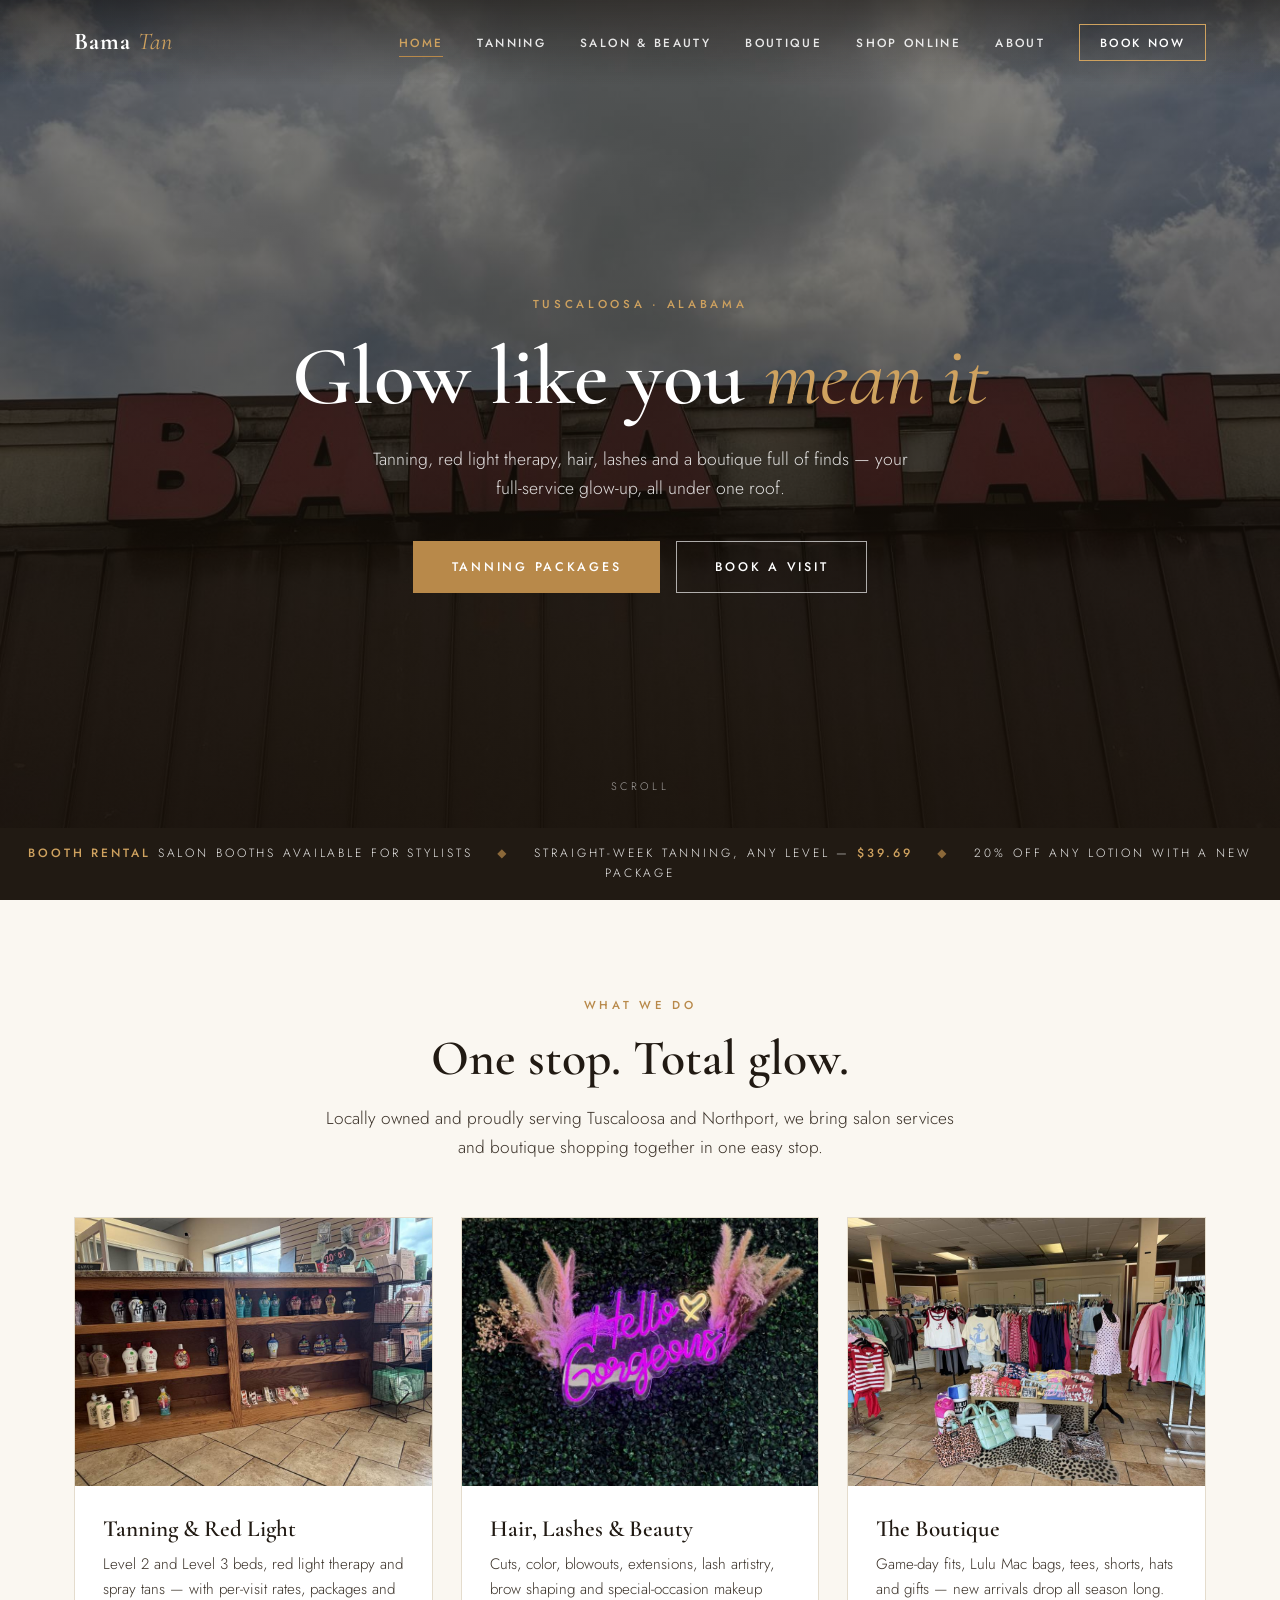
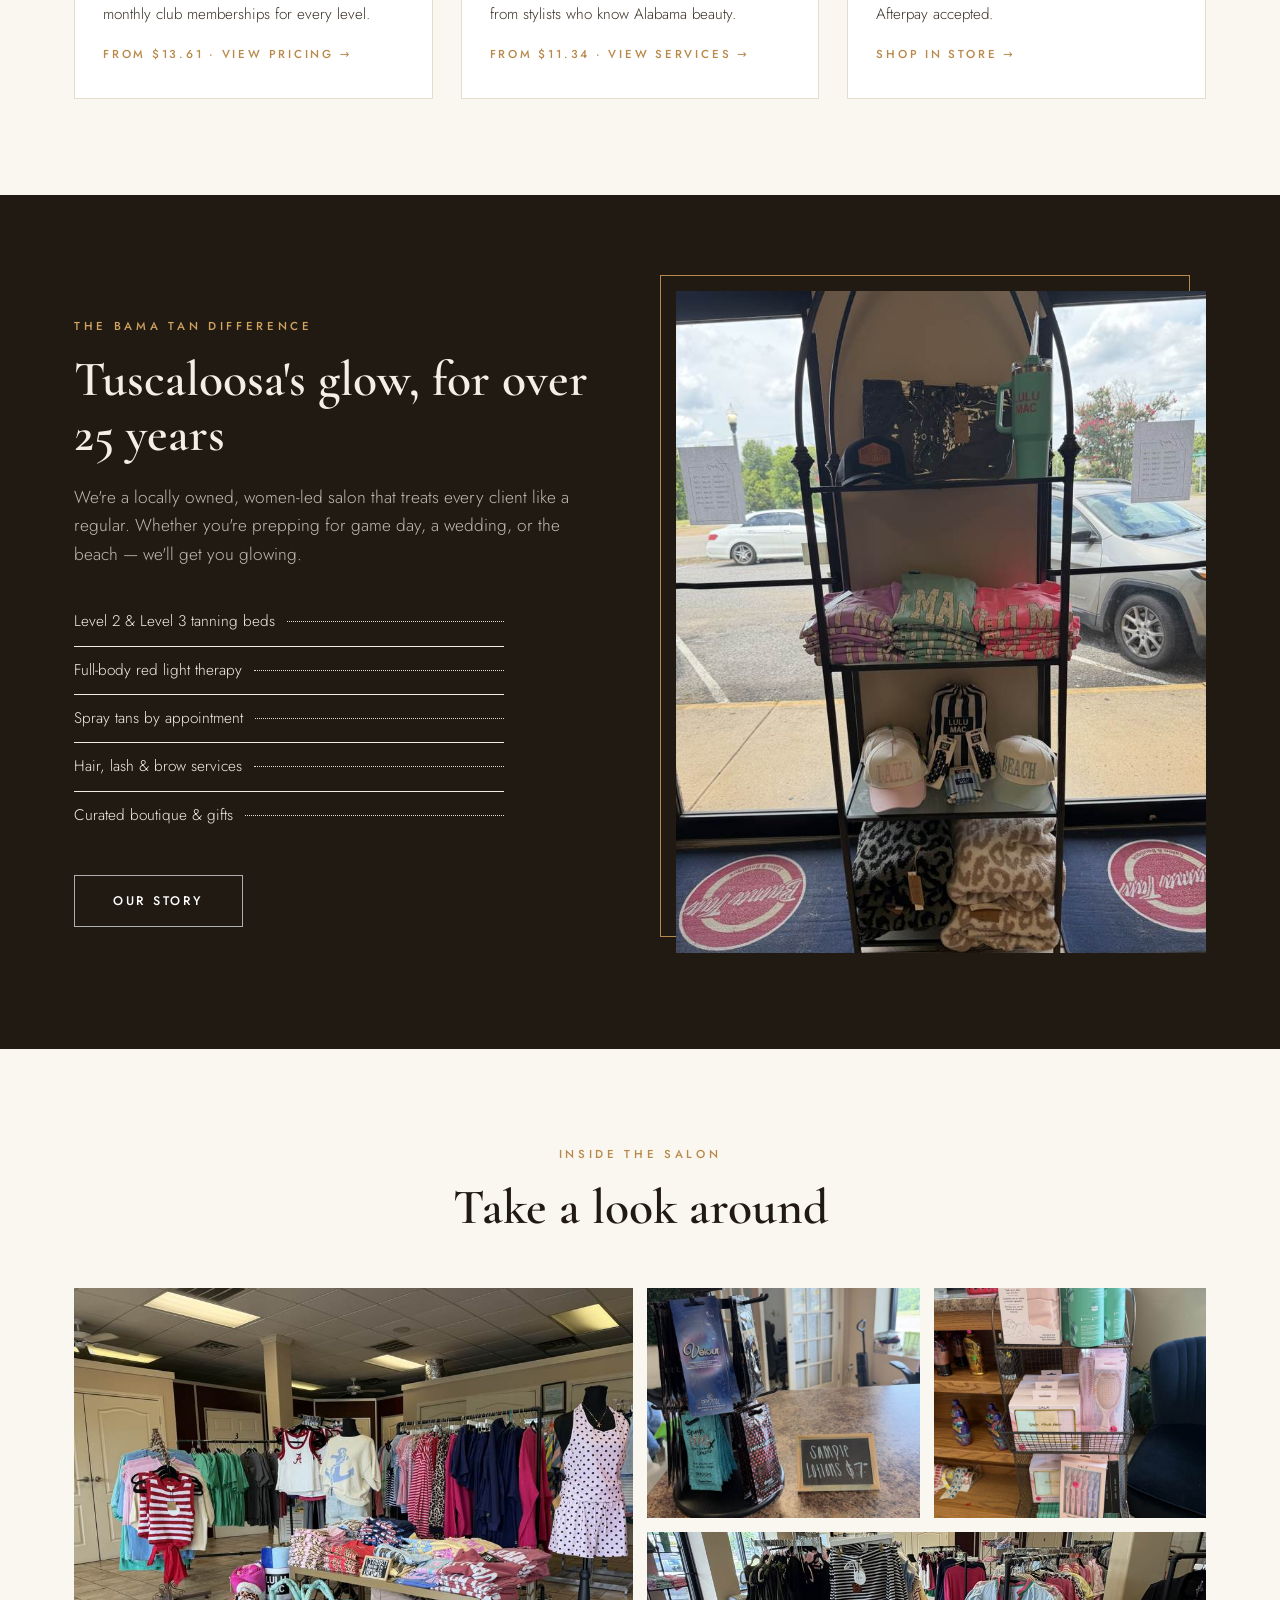
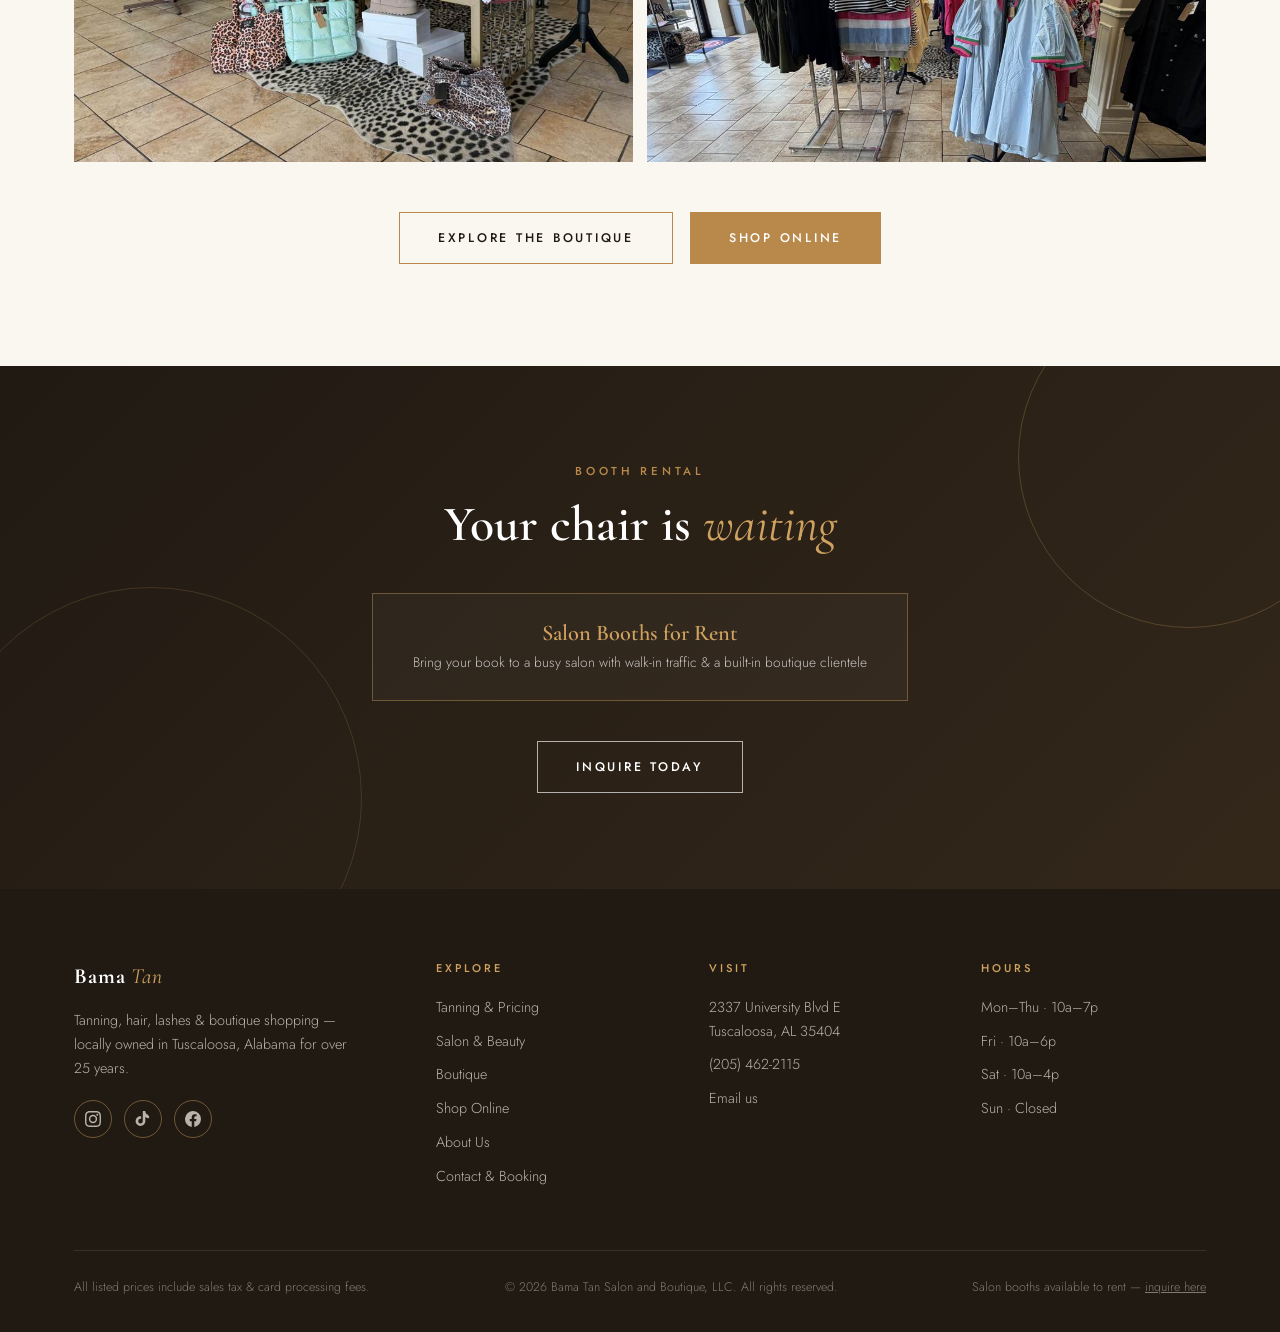
<file: index.html>
<!DOCTYPE html>
<html lang="en">
<head>
<meta charset="UTF-8">
<meta name="viewport" content="width=device-width, initial-scale=1.0">
<title>Bama Tan Salon & Boutique | Tanning, Hair, Lashes & Boutique in Tuscaloosa, AL</title>
<meta name="description" content="Bama Tan Salon & Boutique in Tuscaloosa, AL — Level 2 & 3 tanning, red light therapy, spray tans, hair, lash extensions, waxing and a curated fashion boutique. Locally owned for 25+ years.">
<meta name="robots" content="index, follow">
<meta name="author" content="Bama Tan Salon and Boutique, LLC">
<meta name="theme-color" content="#211a13">
<link rel="canonical" href="https://www.bamatansalonandboutique.com/">
<meta name="geo.region" content="US-AL">
<meta name="geo.placename" content="Tuscaloosa, Alabama">
<meta name="geo.position" content="33.2036;-87.5008">
<meta name="ICBM" content="33.2036, -87.5008">
<meta property="og:type" content="website">
<meta property="og:site_name" content="Bama Tan Salon &amp; Boutique">
<meta property="og:title" content="Bama Tan Salon & Boutique | Tanning, Hair, Lashes & Boutique in Tuscaloosa, AL">
<meta property="og:description" content="Bama Tan Salon & Boutique in Tuscaloosa, AL — Level 2 & 3 tanning, red light therapy, spray tans, hair, lash extensions, waxing and a curated fashion boutique. Locally owned for 25+ years.">
<meta property="og:url" content="https://www.bamatansalonandboutique.com/">
<meta property="og:image" content="https://www.bamatansalonandboutique.com/assets/img/og-image.jpg">
<meta property="og:image:width" content="1200">
<meta property="og:image:height" content="630">
<meta property="og:locale" content="en_US">
<meta name="twitter:card" content="summary_large_image">
<meta name="twitter:title" content="Bama Tan Salon & Boutique | Tanning, Hair, Lashes & Boutique in Tuscaloosa, AL">
<meta name="twitter:description" content="Bama Tan Salon & Boutique in Tuscaloosa, AL — Level 2 & 3 tanning, red light therapy, spray tans, hair, lash extensions, waxing and a curated fashion boutique. Locally owned for 25+ years.">
<meta name="twitter:image" content="https://www.bamatansalonandboutique.com/assets/img/og-image.jpg">
<link rel="icon" type="image/svg+xml" href="/favicon.svg">
<link rel="apple-touch-icon" href="/apple-touch-icon.png">
<link rel="manifest" href="/site.webmanifest">
<link rel="preload" as="image" href="/assets/img/IMG_2911.jpg">
<link rel="preconnect" href="https://fonts.googleapis.com">
<link rel="preconnect" href="https://fonts.gstatic.com" crossorigin>
<link href="https://fonts.googleapis.com/css2?family=Cormorant+Garamond:ital,wght@0,400;0,500;0,600;0,700;1,400&family=Jost:wght@300;400;500;600&display=swap" rel="stylesheet">
<link rel="stylesheet" href="/assets/css/style.css">
<script type="application/ld+json">
{
 "@context": "https://schema.org",
 "@type": "BeautySalon",
 "name": "Bama Tan Salon and Boutique",
 "alternateName": "Bama Tan",
 "description": "Locally owned salon and boutique in Tuscaloosa, Alabama offering Level 2 and Level 3 tanning, red light therapy, spray tans, hair services, lash extensions, waxing, and a curated fashion boutique.",
 "url": "https://www.bamatansalonandboutique.com/",
 "email": "bethprice@bamatansalonandboutique.com",
 "telephone": "+1-205-462-2115",
 "priceRange": "$$",
 "address": {
  "@type": "PostalAddress",
  "streetAddress": "2337 University Blvd E",
  "addressLocality": "Tuscaloosa",
  "addressRegion": "AL",
  "postalCode": "35404",
  "addressCountry": "US"
 },
 "geo": {
  "@type": "GeoCoordinates",
  "latitude": 33.2036,
  "longitude": -87.5008
 },
 "openingHoursSpecification": [
  {
   "@type": "OpeningHoursSpecification",
   "dayOfWeek": [
    "Monday",
    "Tuesday",
    "Wednesday",
    "Thursday"
   ],
   "opens": "10:00",
   "closes": "19:00"
  },
  {
   "@type": "OpeningHoursSpecification",
   "dayOfWeek": "Friday",
   "opens": "10:00",
   "closes": "18:00"
  },
  {
   "@type": "OpeningHoursSpecification",
   "dayOfWeek": "Saturday",
   "opens": "10:00",
   "closes": "16:00"
  }
 ],
 "sameAs": [
  "https://www.instagram.com/bama_tanttown/",
  "https://www.tiktok.com/@bama_tanttown",
  "https://www.facebook.com/p/Bama-Tan-Salon-Boutique-61575479722698/"
 ],
 "paymentAccepted": "Cash, Visa, Mastercard, American Express, Discover, Afterpay",
 "hasOfferCatalog": {
  "@type": "OfferCatalog",
  "name": "Salon Services",
  "itemListElement": [
   {
    "@type": "Offer",
    "itemOffered": {
     "@type": "Service",
     "name": "Level 2 Tanning"
    },
    "price": "13.61",
    "priceCurrency": "USD"
   },
   {
    "@type": "Offer",
    "itemOffered": {
     "@type": "Service",
     "name": "Level 3 Tanning"
    },
    "price": "17.01",
    "priceCurrency": "USD"
   },
   {
    "@type": "Offer",
    "itemOffered": {
     "@type": "Service",
     "name": "Red Light Therapy"
    },
    "price": "13.61",
    "priceCurrency": "USD"
   },
   {
    "@type": "Offer",
    "itemOffered": {
     "@type": "Service",
     "name": "Spray Tan"
    },
    "price": "34.02",
    "priceCurrency": "USD"
   },
   {
    "@type": "Offer",
    "itemOffered": {
     "@type": "Service",
     "name": "Classic Lash Extensions"
    },
    "price": "124.74",
    "priceCurrency": "USD"
   },
   {
    "@type": "Offer",
    "itemOffered": {
     "@type": "Service",
     "name": "Hair Services"
    }
   }
  ]
 }
}
</script>

</head>
<body>

<nav id="nav">
  <div class="wrap nav-inner">
    <a href="/" class="logo">Bama <em>Tan</em></a>
    <button class="burger" id="burger" aria-label="Menu"><span></span><span></span><span></span></button>
    <ul class="nav-links" id="navLinks">
      <li><a href="/" class="active">Home</a></li>
      <li><a href="/tanning/">Tanning</a></li>
      <li><a href="/salon/">Salon &amp; Beauty</a></li>
      <li><a href="/boutique/">Boutique</a></li>
      <li><a href="/shop/">Shop Online</a></li>
      <li><a href="/about/">About</a></li>
      <li><a href="/contact/" class="nav-cta">Book Now</a></li>
    </ul>
  </div>
</nav>

<main>

  <header class="hero">
    <div class="hero-bg" style="background-image:url('/assets/img/IMG_2911.jpg')"></div>
    <div class="hero-content">
      <span class="eyebrow">Tuscaloosa &middot; Alabama</span>
      <h1>Glow like you <em>mean it</em></h1>
      <p>Tanning, red light therapy, hair, lashes and a boutique full of finds — your full-service glow-up, all under one roof.</p>
      <div class="hero-btns">
        <a href="/tanning/" class="btn solid">Tanning Packages</a>
        <a href="/contact/" class="btn ghost-light">Book a Visit</a>
      </div>
    </div>
    <div class="hero-scroll">Scroll</div>
  </header>

  <div class="strip"><b>Booth Rental</b> salon booths available for stylists <span class="sep">&#9670;</span> Straight-week tanning, any level — <b>$39.69</b> <span class="sep">&#9670;</span> 20% off any lotion with a new package</div>

  <section>
    <div class="wrap center reveal">
      <span class="eyebrow">What We Do</span>
      <h2 class="h-lg">One stop. Total glow.</h2>
      <p class="lead" style="margin:18px auto 0">Locally owned and proudly serving Tuscaloosa and Northport, we bring salon services and boutique shopping together in one easy stop.</p>
    </div>
    <div class="wrap" style="margin-top:56px">
      <div class="grid-3">
        <div class="svc-card reveal">
          <div class="img"><img src="/assets/img/IMG_2918.jpg" alt="Premium tanning lotions on shelves at Bama Tan Salon in Tuscaloosa, Alabama" loading="lazy"></div>
          <div class="body">
            <h3>Tanning &amp; Red Light</h3>
            <p>Level 2 and Level 3 beds, red light therapy and spray tans — with per-visit rates, packages and monthly club memberships for every level.</p>
            <a href="/tanning/" class="from">From $13.61 &middot; View Pricing &rarr;</a>
          </div>
        </div>
        <div class="svc-card reveal">
          <div class="img"><img src="/assets/img/IMG_2914.jpg" alt="Hello Gorgeous neon sign selfie wall at Bama Tan Salon and Boutique" loading="lazy"></div>
          <div class="body">
            <h3>Hair, Lashes &amp; Beauty</h3>
            <p>Cuts, color, blowouts, extensions, lash artistry, brow shaping and special-occasion makeup from stylists who know Alabama beauty.</p>
            <a href="/salon/" class="from">From $11.34 &middot; View Services &rarr;</a>
          </div>
        </div>
        <div class="svc-card reveal">
          <div class="img"><img src="/assets/img/IMG_2903.jpg" alt="Boutique clothing racks with game day styles at Bama Tan Salon and Boutique" loading="lazy"></div>
          <div class="body">
            <h3>The Boutique</h3>
            <p>Game-day fits, Lulu Mac bags, tees, shorts, hats and gifts — new arrivals drop all season long. Afterpay accepted.</p>
            <a href="/boutique/" class="from">Shop In Store &rarr;</a>
          </div>
        </div>
      </div>
    </div>
  </section>

  <section class="dark">
    <div class="wrap split">
      <div class="reveal">
        <span class="eyebrow">The Bama Tan Difference</span>
        <h2 class="h-lg">Tuscaloosa's glow, for over 25 years</h2>
        <p class="lead" style="margin:20px 0 30px">We're a locally owned, women-led salon that treats every client like a regular. Whether you're prepping for game day, a wedding, or the beach — we'll get you glowing.</p>
        <ul class="price-list" style="max-width:430px">
          <li>Level 2 &amp; Level 3 tanning beds<span class="dots"></span></li>
          <li>Full-body red light therapy<span class="dots"></span></li>
          <li>Spray tans by appointment<span class="dots"></span></li>
          <li>Hair, lash &amp; brow services<span class="dots"></span></li>
          <li>Curated boutique &amp; gifts<span class="dots"></span></li>
        </ul>
        <div style="margin-top:36px"><a href="/about/" class="btn ghost-light">Our Story</a></div>
      </div>
      <div class="img-frame reveal"><img src="/assets/img/IMG_2906.jpg" alt="Lulu Mac boutique display with hats, bags and blankets at Bama Tan" loading="lazy"></div>
    </div>
  </section>

  <section>
    <div class="wrap center reveal">
      <span class="eyebrow">Inside The Salon</span>
      <h2 class="h-lg">Take a look around</h2>
    </div>
    <div class="wrap" style="margin-top:52px">
      <div class="mosaic reveal">
        <div class="tile w2 t2"><img src="/assets/img/IMG_2904.jpg" alt="Bama Tan boutique sales floor with clothing racks and accessories" loading="lazy"></div>
        <div class="tile"><img src="/assets/img/IMG_2921.jpg" alt="Tanning lotion sample display at Bama Tan Tuscaloosa" loading="lazy"></div>
        <div class="tile"><img src="/assets/img/IMG_2919.jpg" alt="CALA beauty and spa products at Bama Tan boutique" loading="lazy"></div>
        <div class="tile w2"><img src="/assets/img/IMG_2915.jpg" alt="Boutique dresses and tops on display in Tuscaloosa Alabama" loading="lazy"></div>
      </div>
    </div>
    <div class="wrap center" style="margin-top:44px">
      <a href="/boutique/" class="btn" style="margin:6px">Explore The Boutique</a>
      <a href="/shop/" class="btn solid" style="margin:6px">Shop Online</a>
    </div>
  </section>

  <section class="hiring">
    <div class="wrap reveal">
      <span class="eyebrow">Booth Rental</span>
      <h2 class="h-lg">Your chair is <em>waiting</em></h2>
      <div class="roles">
        <div class="role"><h3>Salon Booths for Rent</h3><p>Bring your book to a busy salon with walk-in traffic &amp; a built-in boutique clientele</p></div>
      </div>
      <a href="/contact/?i=booth" class="btn ghost-light">Inquire Today</a>
    </div>
  </section>

</main>

<footer>
  <div class="wrap">
    <div class="foot-grid">
      <div>
        <a href="/" class="logo">Bama <em>Tan</em></a>
        <p style="max-width:280px">Tanning, hair, lashes &amp; boutique shopping — locally owned in Tuscaloosa, Alabama for over 25 years.</p>
        <div class="socials">
          <a href="https://www.instagram.com/bama_tanttown/" target="_blank" rel="noopener" aria-label="Instagram"><svg viewBox="0 0 24 24"><path d="M12 2.2c3.2 0 3.6 0 4.9.1 1.2.1 1.8.2 2.2.4.6.2 1 .5 1.4.9.4.4.7.8.9 1.4.2.4.4 1 .4 2.2.1 1.3.1 1.7.1 4.9s0 3.6-.1 4.9c-.1 1.2-.2 1.8-.4 2.2-.2.6-.5 1-.9 1.4-.4.4-.8.7-1.4.9-.4.2-1 .4-2.2.4-1.3.1-1.7.1-4.9.1s-3.6 0-4.9-.1c-1.2-.1-1.8-.2-2.2-.4-.6-.2-1-.5-1.4-.9-.4-.4-.7-.8-.9-1.4-.2-.4-.4-1-.4-2.2C2.2 15.6 2.2 15.2 2.2 12s0-3.6.1-4.9c.1-1.2.2-1.8.4-2.2.2-.6.5-1 .9-1.4.4-.4.8-.7 1.4-.9.4-.2 1-.4 2.2-.4C8.4 2.2 8.8 2.2 12 2.2m0-2.2C8.7 0 8.3 0 7 .1 5.7.1 4.9.3 4.1.6c-.8.3-1.5.7-2.1 1.4C1.3 2.6.9 3.3.6 4.1.3 4.9.1 5.7.1 7 0 8.3 0 8.7 0 12s0 3.7.1 5c0 1.3.2 2.1.5 2.9.3.8.7 1.5 1.4 2.1.6.7 1.3 1.1 2.1 1.4.8.3 1.6.5 2.9.5 1.3.1 1.7.1 5 .1s3.7 0 5-.1c1.3 0 2.1-.2 2.9-.5.8-.3 1.5-.7 2.1-1.4.7-.6 1.1-1.3 1.4-2.1.3-.8.5-1.6.5-2.9.1-1.3.1-1.7.1-5s0-3.7-.1-5c0-1.3-.2-2.1-.5-2.9-.3-.8-.7-1.5-1.4-2.1C21.4 1.3 20.7.9 19.9.6 19.1.3 18.3.1 17 .1 15.7 0 15.3 0 12 0zm0 5.8a6.2 6.2 0 1 0 0 12.4 6.2 6.2 0 0 0 0-12.4zM12 16a4 4 0 1 1 0-8 4 4 0 0 1 0 8zm7.8-10.4a1.4 1.4 0 1 1-2.8 0 1.4 1.4 0 0 1 2.8 0z"/></svg></a>
          <a href="https://www.tiktok.com/@bama_tanttown" target="_blank" rel="noopener" aria-label="TikTok"><svg viewBox="0 0 24 24"><path d="M19.6 5.8a5.9 5.9 0 0 1-3.5-2.9 5.8 5.8 0 0 1-.6-2.9h-3.8v15.3a3.5 3.5 0 0 1-3.5 3.4 3.5 3.5 0 0 1-3.4-3.5 3.5 3.5 0 0 1 3.4-3.5c.4 0 .7 0 1 .2V8a7.3 7.3 0 0 0-1-.1 7.3 7.3 0 0 0-7.3 7.3A7.3 7.3 0 0 0 8.2 22.5a7.3 7.3 0 0 0 7.3-7.3V9.1a9.6 9.6 0 0 0 5.6 1.8V7.1c-.5 0-1-.1-1.5-.3z"/></svg></a>
          <a href="https://www.facebook.com/p/Bama-Tan-Salon-Boutique-61575479722698/" target="_blank" rel="noopener" aria-label="Facebook"><svg viewBox="0 0 24 24"><path d="M24 12a12 12 0 1 0-13.9 11.9v-8.4h-3V12h3V9.4c0-3 1.8-4.7 4.6-4.7 1.3 0 2.7.2 2.7.2v3h-1.5c-1.5 0-2 .9-2 1.9V12h3.3l-.5 3.5h-2.8v8.4A12 12 0 0 0 24 12z"/></svg></a>
        </div>
      </div>
      <div>
        <h4>Explore</h4>
        <ul>
          <li><a href="/tanning/">Tanning &amp; Pricing</a></li>
          <li><a href="/salon/">Salon &amp; Beauty</a></li>
          <li><a href="/boutique/">Boutique</a></li>
          <li><a href="/shop/">Shop Online</a></li>
          <li><a href="/about/">About Us</a></li>
          <li><a href="/contact/">Contact &amp; Booking</a></li>
        </ul>
      </div>
      <div>
        <h4>Visit</h4>
        <ul>
          <li>2337 University Blvd E<br>Tuscaloosa, AL 35404</li>
          <li><a href="tel:+12054622115">(205) 462-2115</a></li>
          <li><a href="mailto:bethprice@bamatansalonandboutique.com">Email us</a></li>
        </ul>
      </div>
      <div>
        <h4>Hours</h4>
        <ul>
          <li>Mon&ndash;Thu &middot; 10a&ndash;7p</li>
          <li>Fri &middot; 10a&ndash;6p</li>
          <li>Sat &middot; 10a&ndash;4p</li>
          <li>Sun &middot; Closed</li>
        </ul>
      </div>
    </div>
    <div class="foot-bottom">
      <span>All listed prices include sales tax &amp; card processing fees.</span>
      <span>&copy; 2026 Bama Tan Salon and Boutique, LLC. All rights reserved.</span>
      <span>Salon booths available to rent &mdash; <a href="/contact/?i=booth" style="text-decoration:underline">inquire here</a></span>
    </div>
  </div>
</footer>

<script src="/assets/js/main.js" defer></script>
</body>
</html>
</file>
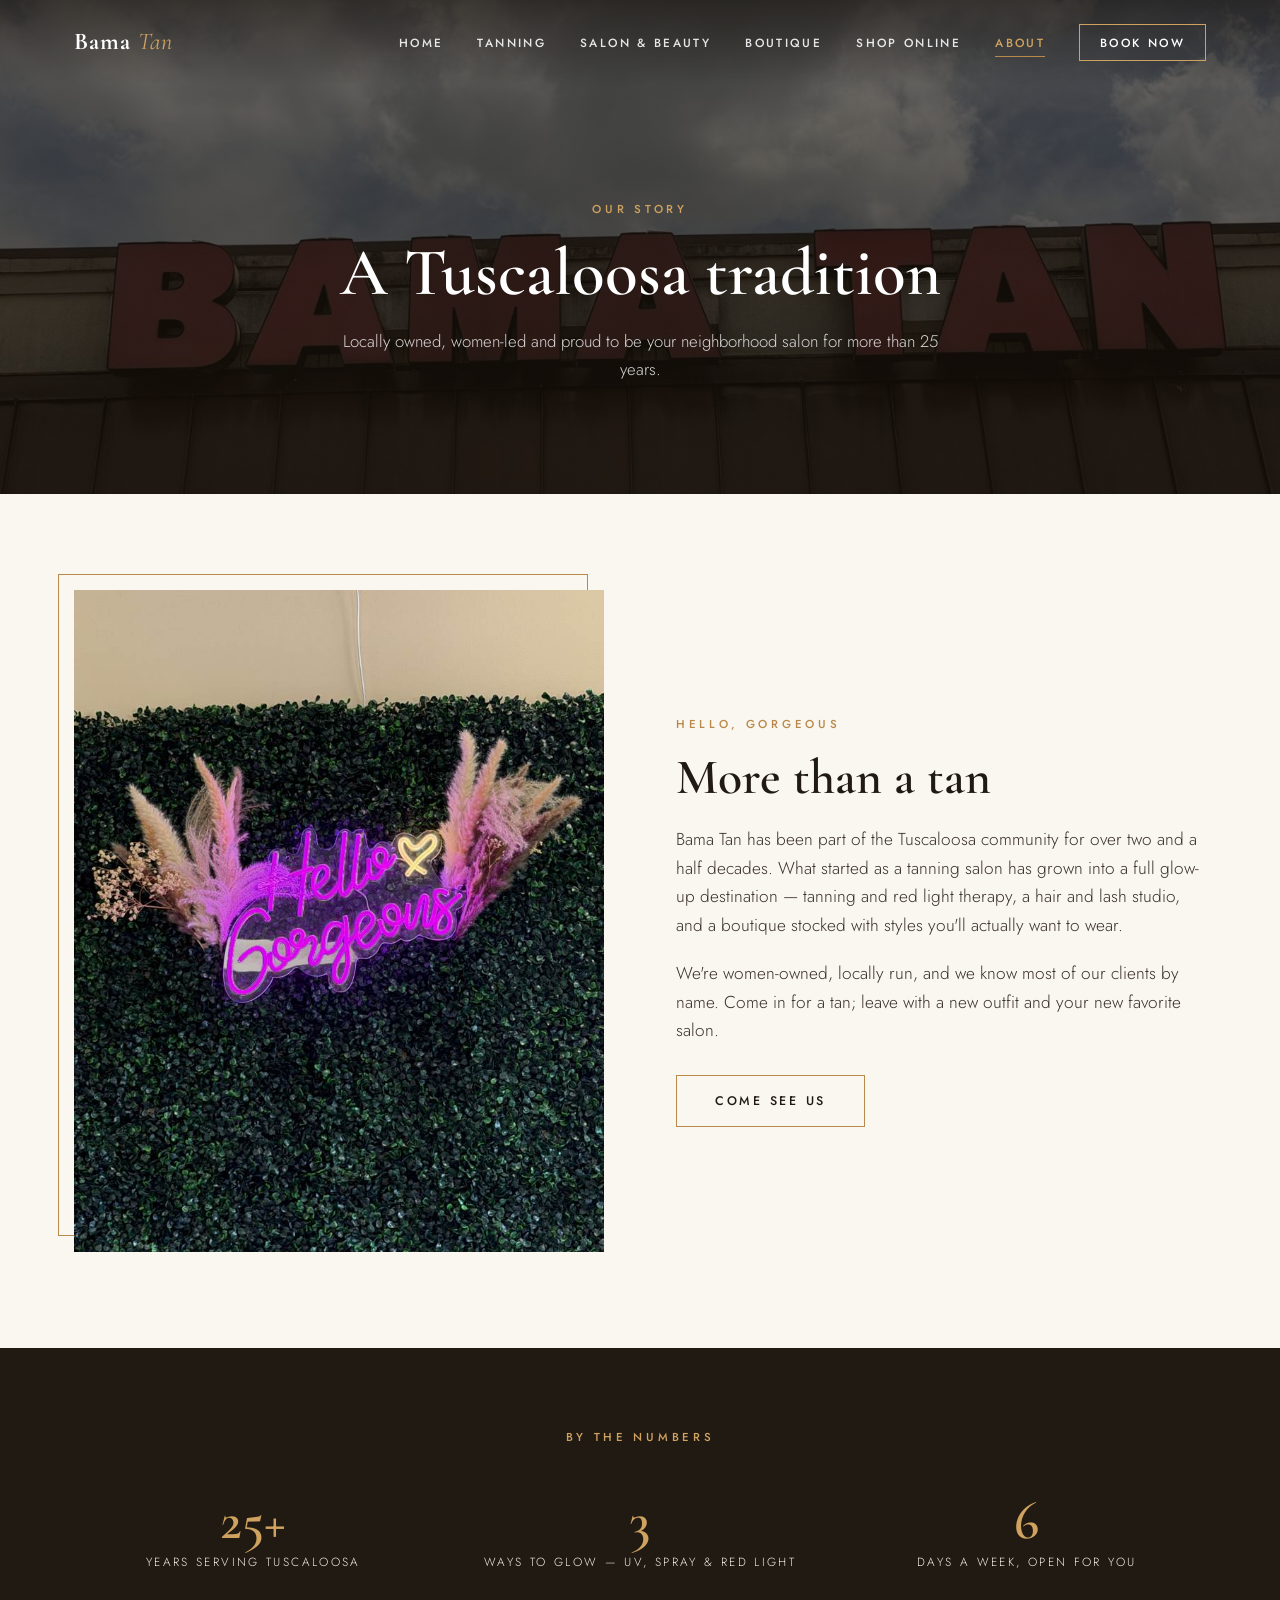
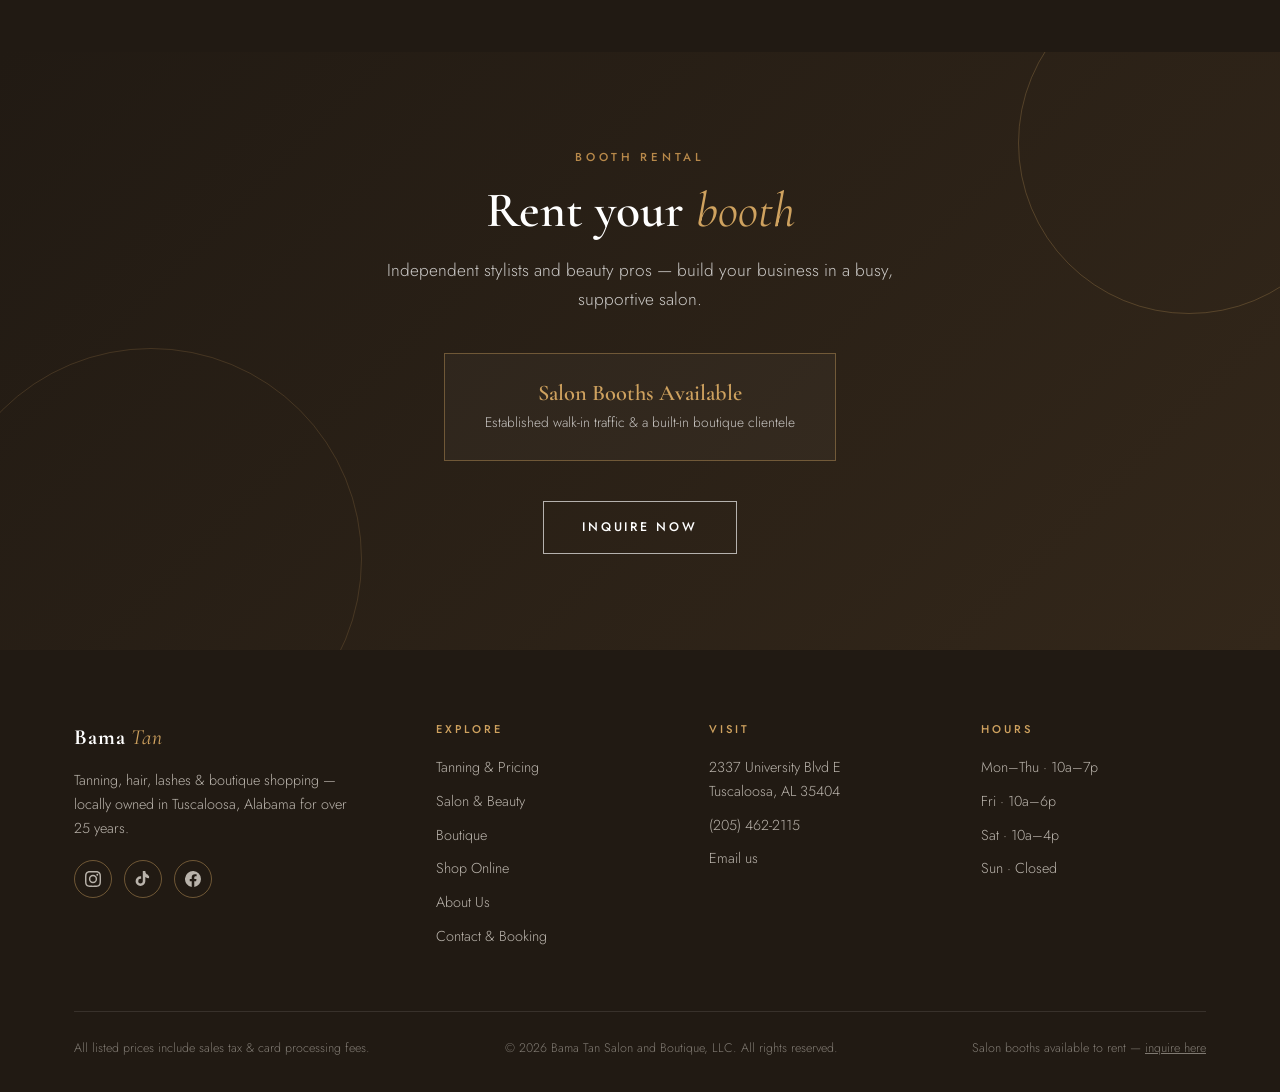
<file: about/index.html>
<!DOCTYPE html>
<html lang="en">
<head>
<meta charset="UTF-8">
<meta name="viewport" content="width=device-width, initial-scale=1.0">
<title>About Us | Bama Tan Salon & Boutique, Tuscaloosa AL</title>
<meta name="description" content="Locally owned and women-led, Bama Tan has served Tuscaloosa for over 25 years. Salon booths available to rent.">
<meta name="robots" content="index, follow">
<meta name="author" content="Bama Tan Salon and Boutique, LLC">
<meta name="theme-color" content="#211a13">
<link rel="canonical" href="https://www.bamatansalonandboutique.com/about/">
<meta name="geo.region" content="US-AL">
<meta name="geo.placename" content="Tuscaloosa, Alabama">
<meta name="geo.position" content="33.2036;-87.5008">
<meta name="ICBM" content="33.2036, -87.5008">
<meta property="og:type" content="website">
<meta property="og:site_name" content="Bama Tan Salon &amp; Boutique">
<meta property="og:title" content="About Us | Bama Tan Salon & Boutique, Tuscaloosa AL">
<meta property="og:description" content="Locally owned and women-led, Bama Tan has served Tuscaloosa for over 25 years. Salon booths available to rent.">
<meta property="og:url" content="https://www.bamatansalonandboutique.com/about/">
<meta property="og:image" content="https://www.bamatansalonandboutique.com/assets/img/og-image.jpg">
<meta property="og:image:width" content="1200">
<meta property="og:image:height" content="630">
<meta property="og:locale" content="en_US">
<meta name="twitter:card" content="summary_large_image">
<meta name="twitter:title" content="About Us | Bama Tan Salon & Boutique, Tuscaloosa AL">
<meta name="twitter:description" content="Locally owned and women-led, Bama Tan has served Tuscaloosa for over 25 years. Salon booths available to rent.">
<meta name="twitter:image" content="https://www.bamatansalonandboutique.com/assets/img/og-image.jpg">
<link rel="icon" type="image/svg+xml" href="/favicon.svg">
<link rel="apple-touch-icon" href="/apple-touch-icon.png">
<link rel="manifest" href="/site.webmanifest">
<link rel="preload" as="image" href="/assets/img/IMG_2911.jpg">
<link rel="preconnect" href="https://fonts.googleapis.com">
<link rel="preconnect" href="https://fonts.gstatic.com" crossorigin>
<link href="https://fonts.googleapis.com/css2?family=Cormorant+Garamond:ital,wght@0,400;0,500;0,600;0,700;1,400&family=Jost:wght@300;400;500;600&display=swap" rel="stylesheet">
<link rel="stylesheet" href="/assets/css/style.css">
<script type="application/ld+json">
{
 "@context": "https://schema.org",
 "@type": "BeautySalon",
 "name": "Bama Tan Salon and Boutique",
 "alternateName": "Bama Tan",
 "description": "Locally owned salon and boutique in Tuscaloosa, Alabama offering Level 2 and Level 3 tanning, red light therapy, spray tans, hair services, lash extensions, waxing, and a curated fashion boutique.",
 "url": "https://www.bamatansalonandboutique.com/",
 "email": "bethprice@bamatansalonandboutique.com",
 "telephone": "+1-205-462-2115",
 "priceRange": "$$",
 "address": {
  "@type": "PostalAddress",
  "streetAddress": "2337 University Blvd E",
  "addressLocality": "Tuscaloosa",
  "addressRegion": "AL",
  "postalCode": "35404",
  "addressCountry": "US"
 },
 "geo": {
  "@type": "GeoCoordinates",
  "latitude": 33.2036,
  "longitude": -87.5008
 },
 "openingHoursSpecification": [
  {
   "@type": "OpeningHoursSpecification",
   "dayOfWeek": [
    "Monday",
    "Tuesday",
    "Wednesday",
    "Thursday"
   ],
   "opens": "10:00",
   "closes": "19:00"
  },
  {
   "@type": "OpeningHoursSpecification",
   "dayOfWeek": "Friday",
   "opens": "10:00",
   "closes": "18:00"
  },
  {
   "@type": "OpeningHoursSpecification",
   "dayOfWeek": "Saturday",
   "opens": "10:00",
   "closes": "16:00"
  }
 ],
 "sameAs": [
  "https://www.instagram.com/bama_tanttown/",
  "https://www.tiktok.com/@bama_tanttown",
  "https://www.facebook.com/p/Bama-Tan-Salon-Boutique-61575479722698/"
 ],
 "paymentAccepted": "Cash, Visa, Mastercard, American Express, Discover, Afterpay",
 "hasOfferCatalog": {
  "@type": "OfferCatalog",
  "name": "Salon Services",
  "itemListElement": [
   {
    "@type": "Offer",
    "itemOffered": {
     "@type": "Service",
     "name": "Level 2 Tanning"
    },
    "price": "13.61",
    "priceCurrency": "USD"
   },
   {
    "@type": "Offer",
    "itemOffered": {
     "@type": "Service",
     "name": "Level 3 Tanning"
    },
    "price": "17.01",
    "priceCurrency": "USD"
   },
   {
    "@type": "Offer",
    "itemOffered": {
     "@type": "Service",
     "name": "Red Light Therapy"
    },
    "price": "13.61",
    "priceCurrency": "USD"
   },
   {
    "@type": "Offer",
    "itemOffered": {
     "@type": "Service",
     "name": "Spray Tan"
    },
    "price": "34.02",
    "priceCurrency": "USD"
   },
   {
    "@type": "Offer",
    "itemOffered": {
     "@type": "Service",
     "name": "Classic Lash Extensions"
    },
    "price": "124.74",
    "priceCurrency": "USD"
   },
   {
    "@type": "Offer",
    "itemOffered": {
     "@type": "Service",
     "name": "Hair Services"
    }
   }
  ]
 }
}
</script>
<script type="application/ld+json">{"@context": "https://schema.org", "@type": "BreadcrumbList", "itemListElement": [{"@type": "ListItem", "position": 1, "name": "Home", "item": "https://www.bamatansalonandboutique.com/"}, {"@type": "ListItem", "position": 2, "name": "About", "item": "https://www.bamatansalonandboutique.com/about/"}]}</script>
</head>
<body>

<nav id="nav">
  <div class="wrap nav-inner">
    <a href="/" class="logo">Bama <em>Tan</em></a>
    <button class="burger" id="burger" aria-label="Menu"><span></span><span></span><span></span></button>
    <ul class="nav-links" id="navLinks">
      <li><a href="/">Home</a></li>
      <li><a href="/tanning/">Tanning</a></li>
      <li><a href="/salon/">Salon &amp; Beauty</a></li>
      <li><a href="/boutique/">Boutique</a></li>
      <li><a href="/shop/">Shop Online</a></li>
      <li><a href="/about/" class="active">About</a></li>
      <li><a href="/contact/" class="nav-cta">Book Now</a></li>
    </ul>
  </div>
</nav>

<main>

  <header class="page-hero">
    <div class="bg" style="background-image:url('/assets/img/IMG_2911.jpg')"></div>
    <div class="wrap">
      <span class="eyebrow">Our Story</span>
      <h1 class="h-xl">A Tuscaloosa tradition</h1>
      <p>Locally owned, women-led and proud to be your neighborhood salon for more than 25 years.</p>
    </div>
  </header>

  <section>
    <div class="wrap split">
      <div class="img-frame reveal"><img src="/assets/img/IMG_2914.jpg" alt="Hello Gorgeous neon selfie wall at Bama Tan Salon and Boutique" loading="lazy"></div>
      <div class="reveal">
        <span class="eyebrow">Hello, Gorgeous</span>
        <h2 class="h-lg">More than a tan</h2>
        <p class="lead" style="margin:20px 0">Bama Tan has been part of the Tuscaloosa community for over two and a half decades. What started as a tanning salon has grown into a full glow-up destination — tanning and red light therapy, a hair and lash studio, and a boutique stocked with styles you'll actually want to wear.</p>
        <p class="lead" style="margin:0 0 30px">We're women-owned, locally run, and we know most of our clients by name. Come in for a tan; leave with a new outfit and your new favorite salon.</p>
        <a href="/contact/" class="btn">Come See Us</a>
      </div>
    </div>
  </section>

  <section class="dark" style="padding:80px 0">
    <div class="wrap center reveal">
      <span class="eyebrow">By The Numbers</span>
      <div class="grid-3" style="margin-top:44px">
        <div><div class="serif" style="font-size:3.4rem;color:var(--gold-2)">25+</div><p style="letter-spacing:.2em;text-transform:uppercase;font-size:.74rem">Years serving Tuscaloosa</p></div>
        <div><div class="serif" style="font-size:3.4rem;color:var(--gold-2)">3</div><p style="letter-spacing:.2em;text-transform:uppercase;font-size:.74rem">Ways to glow — UV, spray &amp; red light</p></div>
        <div><div class="serif" style="font-size:3.4rem;color:var(--gold-2)">6</div><p style="letter-spacing:.2em;text-transform:uppercase;font-size:.74rem">Days a week, open for you</p></div>
      </div>
    </div>
  </section>

  <section class="hiring">
    <div class="wrap reveal">
      <span class="eyebrow">Booth Rental</span>
      <h2 class="h-lg">Rent your <em>booth</em></h2>
      <p class="lead" style="margin:18px auto 0;max-width:560px;color:rgba(255,255,255,.75)">Independent stylists and beauty pros — build your business in a busy, supportive salon.</p>
      <div class="roles">
        <div class="role"><h3>Salon Booths Available</h3><p>Established walk-in traffic &amp; a built-in boutique clientele</p></div>
      </div>
      <a href="/contact/?i=booth" class="btn ghost-light">Inquire Now</a>
    </div>
  </section>

</main>

<footer>
  <div class="wrap">
    <div class="foot-grid">
      <div>
        <a href="/" class="logo">Bama <em>Tan</em></a>
        <p style="max-width:280px">Tanning, hair, lashes &amp; boutique shopping — locally owned in Tuscaloosa, Alabama for over 25 years.</p>
        <div class="socials">
          <a href="https://www.instagram.com/bama_tanttown/" target="_blank" rel="noopener" aria-label="Instagram"><svg viewBox="0 0 24 24"><path d="M12 2.2c3.2 0 3.6 0 4.9.1 1.2.1 1.8.2 2.2.4.6.2 1 .5 1.4.9.4.4.7.8.9 1.4.2.4.4 1 .4 2.2.1 1.3.1 1.7.1 4.9s0 3.6-.1 4.9c-.1 1.2-.2 1.8-.4 2.2-.2.6-.5 1-.9 1.4-.4.4-.8.7-1.4.9-.4.2-1 .4-2.2.4-1.3.1-1.7.1-4.9.1s-3.6 0-4.9-.1c-1.2-.1-1.8-.2-2.2-.4-.6-.2-1-.5-1.4-.9-.4-.4-.7-.8-.9-1.4-.2-.4-.4-1-.4-2.2C2.2 15.6 2.2 15.2 2.2 12s0-3.6.1-4.9c.1-1.2.2-1.8.4-2.2.2-.6.5-1 .9-1.4.4-.4.8-.7 1.4-.9.4-.2 1-.4 2.2-.4C8.4 2.2 8.8 2.2 12 2.2m0-2.2C8.7 0 8.3 0 7 .1 5.7.1 4.9.3 4.1.6c-.8.3-1.5.7-2.1 1.4C1.3 2.6.9 3.3.6 4.1.3 4.9.1 5.7.1 7 0 8.3 0 8.7 0 12s0 3.7.1 5c0 1.3.2 2.1.5 2.9.3.8.7 1.5 1.4 2.1.6.7 1.3 1.1 2.1 1.4.8.3 1.6.5 2.9.5 1.3.1 1.7.1 5 .1s3.7 0 5-.1c1.3 0 2.1-.2 2.9-.5.8-.3 1.5-.7 2.1-1.4.7-.6 1.1-1.3 1.4-2.1.3-.8.5-1.6.5-2.9.1-1.3.1-1.7.1-5s0-3.7-.1-5c0-1.3-.2-2.1-.5-2.9-.3-.8-.7-1.5-1.4-2.1C21.4 1.3 20.7.9 19.9.6 19.1.3 18.3.1 17 .1 15.7 0 15.3 0 12 0zm0 5.8a6.2 6.2 0 1 0 0 12.4 6.2 6.2 0 0 0 0-12.4zM12 16a4 4 0 1 1 0-8 4 4 0 0 1 0 8zm7.8-10.4a1.4 1.4 0 1 1-2.8 0 1.4 1.4 0 0 1 2.8 0z"/></svg></a>
          <a href="https://www.tiktok.com/@bama_tanttown" target="_blank" rel="noopener" aria-label="TikTok"><svg viewBox="0 0 24 24"><path d="M19.6 5.8a5.9 5.9 0 0 1-3.5-2.9 5.8 5.8 0 0 1-.6-2.9h-3.8v15.3a3.5 3.5 0 0 1-3.5 3.4 3.5 3.5 0 0 1-3.4-3.5 3.5 3.5 0 0 1 3.4-3.5c.4 0 .7 0 1 .2V8a7.3 7.3 0 0 0-1-.1 7.3 7.3 0 0 0-7.3 7.3A7.3 7.3 0 0 0 8.2 22.5a7.3 7.3 0 0 0 7.3-7.3V9.1a9.6 9.6 0 0 0 5.6 1.8V7.1c-.5 0-1-.1-1.5-.3z"/></svg></a>
          <a href="https://www.facebook.com/p/Bama-Tan-Salon-Boutique-61575479722698/" target="_blank" rel="noopener" aria-label="Facebook"><svg viewBox="0 0 24 24"><path d="M24 12a12 12 0 1 0-13.9 11.9v-8.4h-3V12h3V9.4c0-3 1.8-4.7 4.6-4.7 1.3 0 2.7.2 2.7.2v3h-1.5c-1.5 0-2 .9-2 1.9V12h3.3l-.5 3.5h-2.8v8.4A12 12 0 0 0 24 12z"/></svg></a>
        </div>
      </div>
      <div>
        <h4>Explore</h4>
        <ul>
          <li><a href="/tanning/">Tanning &amp; Pricing</a></li>
          <li><a href="/salon/">Salon &amp; Beauty</a></li>
          <li><a href="/boutique/">Boutique</a></li>
          <li><a href="/shop/">Shop Online</a></li>
          <li><a href="/about/">About Us</a></li>
          <li><a href="/contact/">Contact &amp; Booking</a></li>
        </ul>
      </div>
      <div>
        <h4>Visit</h4>
        <ul>
          <li>2337 University Blvd E<br>Tuscaloosa, AL 35404</li>
          <li><a href="tel:+12054622115">(205) 462-2115</a></li>
          <li><a href="mailto:bethprice@bamatansalonandboutique.com">Email us</a></li>
        </ul>
      </div>
      <div>
        <h4>Hours</h4>
        <ul>
          <li>Mon&ndash;Thu &middot; 10a&ndash;7p</li>
          <li>Fri &middot; 10a&ndash;6p</li>
          <li>Sat &middot; 10a&ndash;4p</li>
          <li>Sun &middot; Closed</li>
        </ul>
      </div>
    </div>
    <div class="foot-bottom">
      <span>All listed prices include sales tax &amp; card processing fees.</span>
      <span>&copy; 2026 Bama Tan Salon and Boutique, LLC. All rights reserved.</span>
      <span>Salon booths available to rent &mdash; <a href="/contact/?i=booth" style="text-decoration:underline">inquire here</a></span>
    </div>
  </div>
</footer>

<script src="/assets/js/main.js" defer></script>
</body>
</html>
</file>
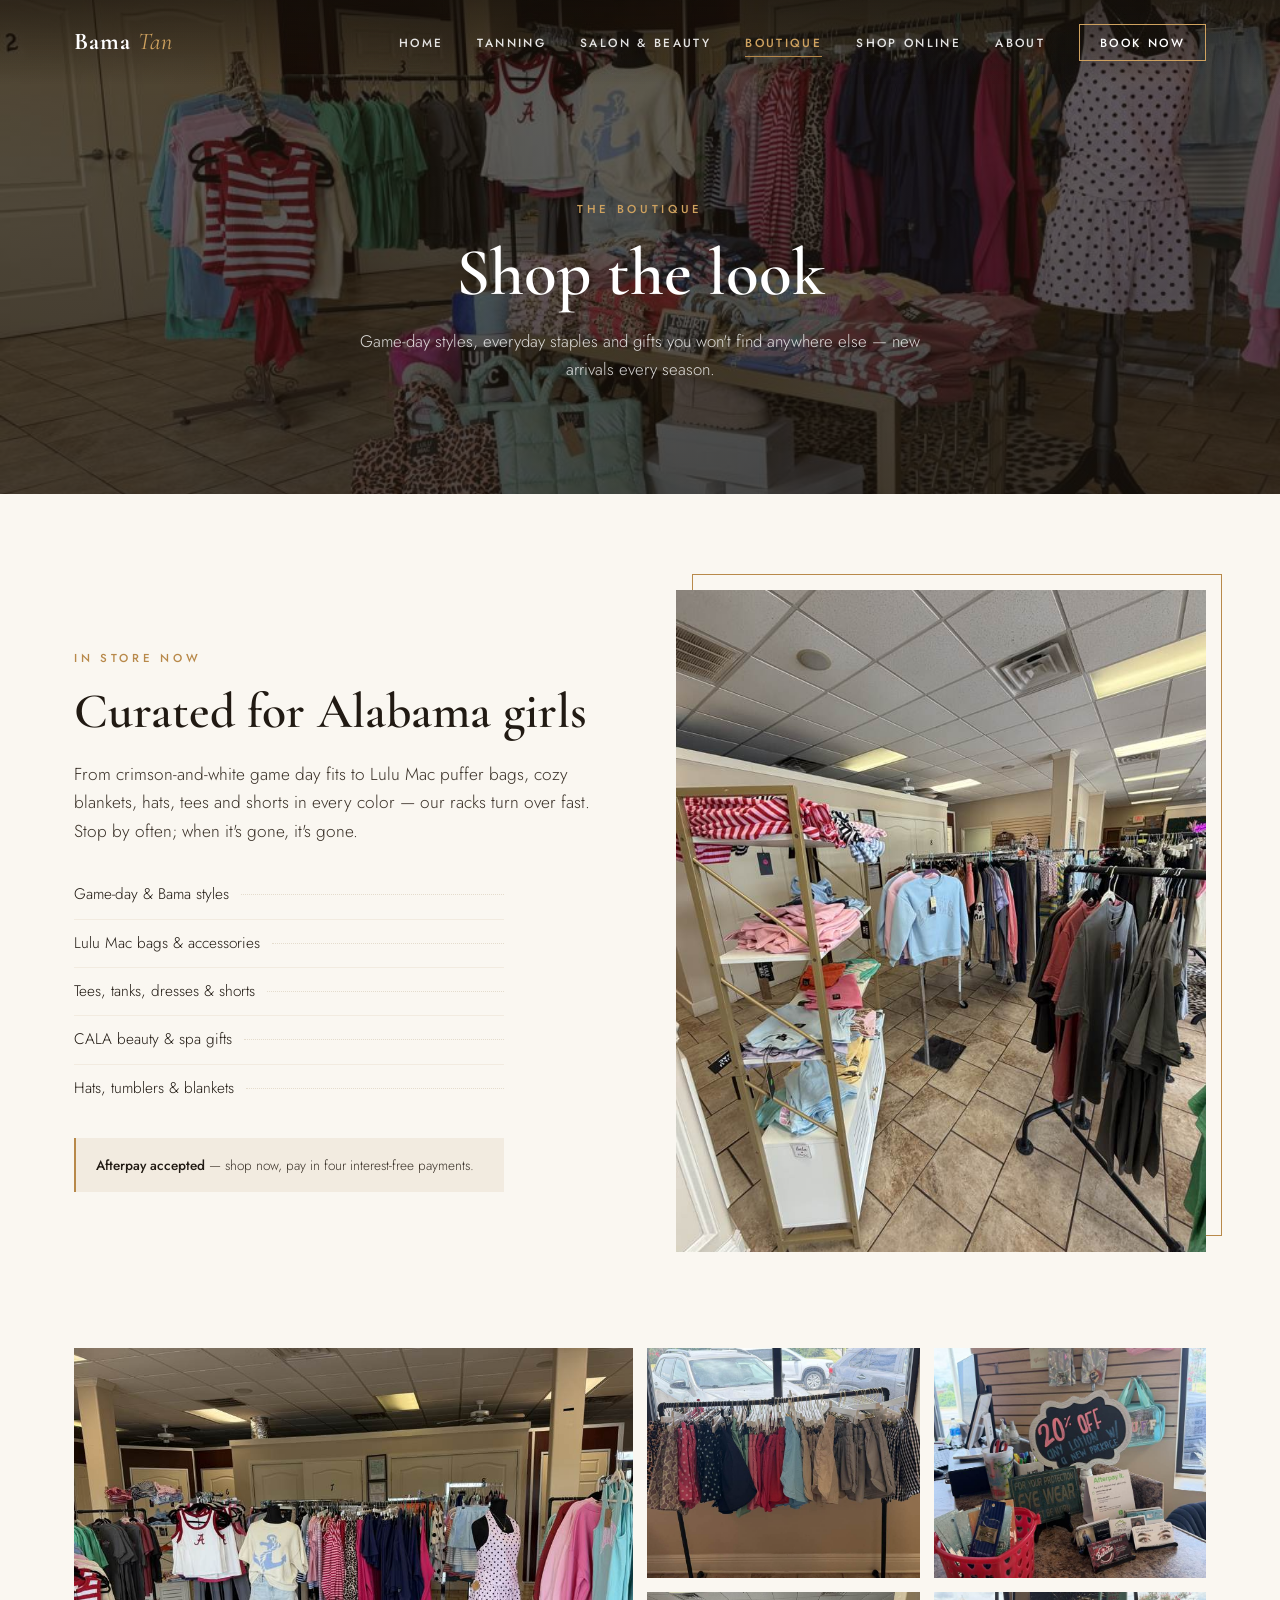
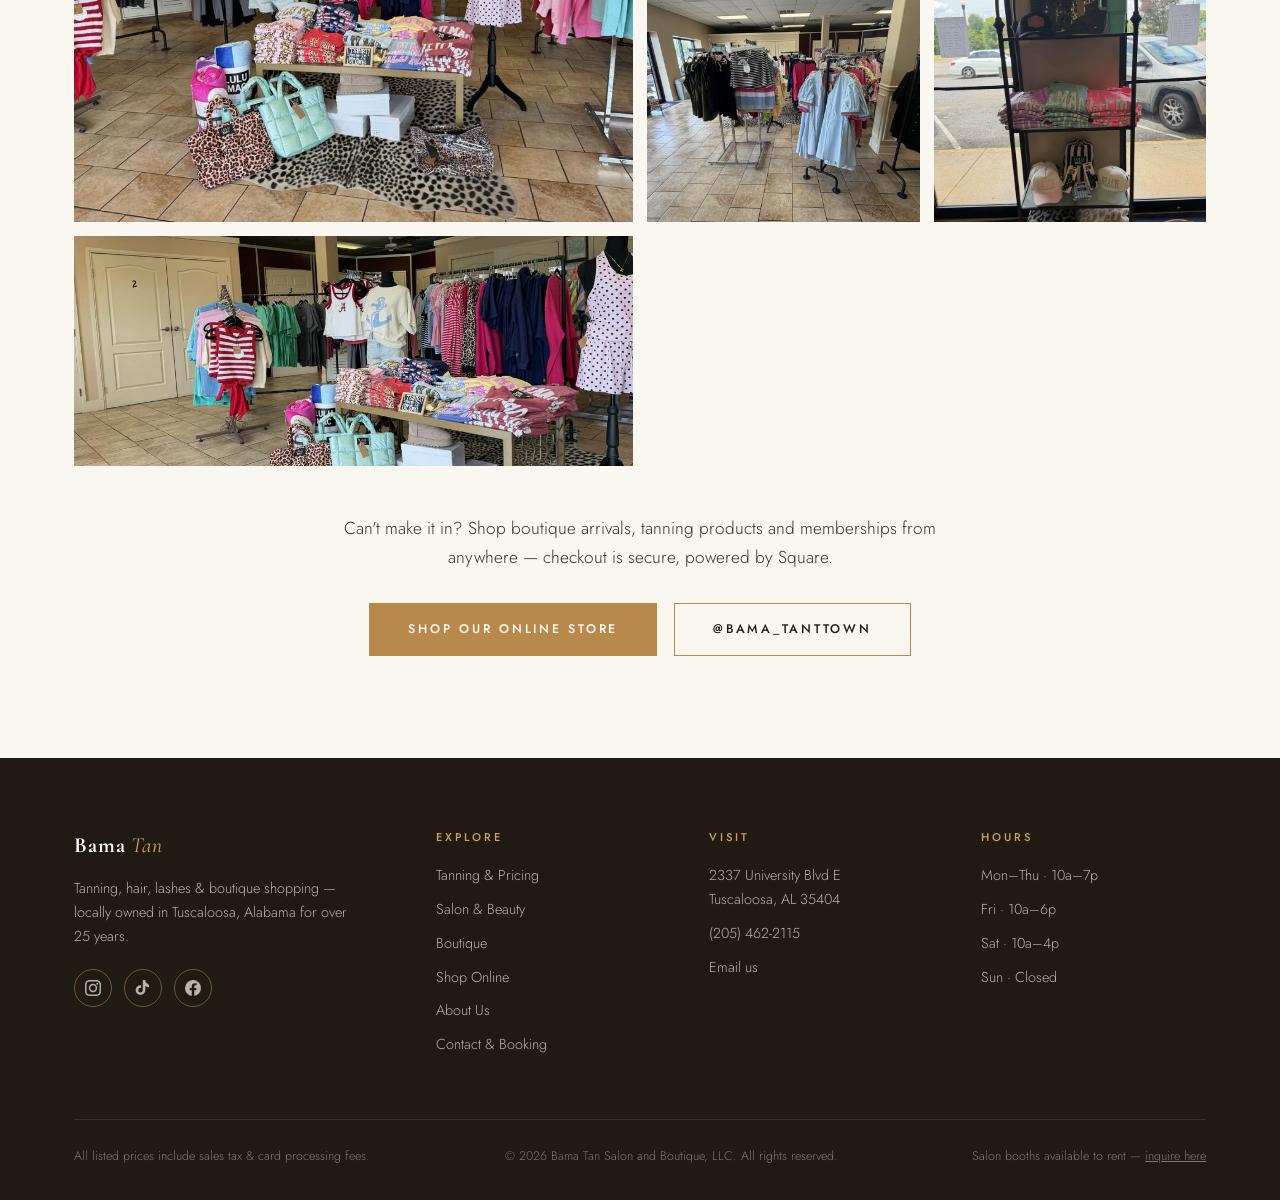
<file: boutique/index.html>
<!DOCTYPE html>
<html lang="en">
<head>
<meta charset="UTF-8">
<meta name="viewport" content="width=device-width, initial-scale=1.0">
<title>Fashion Boutique | Bama Tan Salon & Boutique, Tuscaloosa AL</title>
<meta name="description" content="Game-day styles, Lulu Mac bags, tees, shorts, hats and gifts at the Bama Tan boutique in Tuscaloosa, Alabama. Afterpay accepted.">
<meta name="robots" content="index, follow">
<meta name="author" content="Bama Tan Salon and Boutique, LLC">
<meta name="theme-color" content="#211a13">
<link rel="canonical" href="https://www.bamatansalonandboutique.com/boutique/">
<meta name="geo.region" content="US-AL">
<meta name="geo.placename" content="Tuscaloosa, Alabama">
<meta name="geo.position" content="33.2036;-87.5008">
<meta name="ICBM" content="33.2036, -87.5008">
<meta property="og:type" content="website">
<meta property="og:site_name" content="Bama Tan Salon &amp; Boutique">
<meta property="og:title" content="Fashion Boutique | Bama Tan Salon & Boutique, Tuscaloosa AL">
<meta property="og:description" content="Game-day styles, Lulu Mac bags, tees, shorts, hats and gifts at the Bama Tan boutique in Tuscaloosa, Alabama. Afterpay accepted.">
<meta property="og:url" content="https://www.bamatansalonandboutique.com/boutique/">
<meta property="og:image" content="https://www.bamatansalonandboutique.com/assets/img/og-image.jpg">
<meta property="og:image:width" content="1200">
<meta property="og:image:height" content="630">
<meta property="og:locale" content="en_US">
<meta name="twitter:card" content="summary_large_image">
<meta name="twitter:title" content="Fashion Boutique | Bama Tan Salon & Boutique, Tuscaloosa AL">
<meta name="twitter:description" content="Game-day styles, Lulu Mac bags, tees, shorts, hats and gifts at the Bama Tan boutique in Tuscaloosa, Alabama. Afterpay accepted.">
<meta name="twitter:image" content="https://www.bamatansalonandboutique.com/assets/img/og-image.jpg">
<link rel="icon" type="image/svg+xml" href="/favicon.svg">
<link rel="apple-touch-icon" href="/apple-touch-icon.png">
<link rel="manifest" href="/site.webmanifest">
<link rel="preload" as="image" href="/assets/img/IMG_2904.jpg">
<link rel="preconnect" href="https://fonts.googleapis.com">
<link rel="preconnect" href="https://fonts.gstatic.com" crossorigin>
<link href="https://fonts.googleapis.com/css2?family=Cormorant+Garamond:ital,wght@0,400;0,500;0,600;0,700;1,400&family=Jost:wght@300;400;500;600&display=swap" rel="stylesheet">
<link rel="stylesheet" href="/assets/css/style.css">
<script type="application/ld+json">
{
 "@context": "https://schema.org",
 "@type": "BeautySalon",
 "name": "Bama Tan Salon and Boutique",
 "alternateName": "Bama Tan",
 "description": "Locally owned salon and boutique in Tuscaloosa, Alabama offering Level 2 and Level 3 tanning, red light therapy, spray tans, hair services, lash extensions, waxing, and a curated fashion boutique.",
 "url": "https://www.bamatansalonandboutique.com/",
 "email": "bethprice@bamatansalonandboutique.com",
 "telephone": "+1-205-462-2115",
 "priceRange": "$$",
 "address": {
  "@type": "PostalAddress",
  "streetAddress": "2337 University Blvd E",
  "addressLocality": "Tuscaloosa",
  "addressRegion": "AL",
  "postalCode": "35404",
  "addressCountry": "US"
 },
 "geo": {
  "@type": "GeoCoordinates",
  "latitude": 33.2036,
  "longitude": -87.5008
 },
 "openingHoursSpecification": [
  {
   "@type": "OpeningHoursSpecification",
   "dayOfWeek": [
    "Monday",
    "Tuesday",
    "Wednesday",
    "Thursday"
   ],
   "opens": "10:00",
   "closes": "19:00"
  },
  {
   "@type": "OpeningHoursSpecification",
   "dayOfWeek": "Friday",
   "opens": "10:00",
   "closes": "18:00"
  },
  {
   "@type": "OpeningHoursSpecification",
   "dayOfWeek": "Saturday",
   "opens": "10:00",
   "closes": "16:00"
  }
 ],
 "sameAs": [
  "https://www.instagram.com/bama_tanttown/",
  "https://www.tiktok.com/@bama_tanttown",
  "https://www.facebook.com/p/Bama-Tan-Salon-Boutique-61575479722698/"
 ],
 "paymentAccepted": "Cash, Visa, Mastercard, American Express, Discover, Afterpay",
 "hasOfferCatalog": {
  "@type": "OfferCatalog",
  "name": "Salon Services",
  "itemListElement": [
   {
    "@type": "Offer",
    "itemOffered": {
     "@type": "Service",
     "name": "Level 2 Tanning"
    },
    "price": "13.61",
    "priceCurrency": "USD"
   },
   {
    "@type": "Offer",
    "itemOffered": {
     "@type": "Service",
     "name": "Level 3 Tanning"
    },
    "price": "17.01",
    "priceCurrency": "USD"
   },
   {
    "@type": "Offer",
    "itemOffered": {
     "@type": "Service",
     "name": "Red Light Therapy"
    },
    "price": "13.61",
    "priceCurrency": "USD"
   },
   {
    "@type": "Offer",
    "itemOffered": {
     "@type": "Service",
     "name": "Spray Tan"
    },
    "price": "34.02",
    "priceCurrency": "USD"
   },
   {
    "@type": "Offer",
    "itemOffered": {
     "@type": "Service",
     "name": "Classic Lash Extensions"
    },
    "price": "124.74",
    "priceCurrency": "USD"
   },
   {
    "@type": "Offer",
    "itemOffered": {
     "@type": "Service",
     "name": "Hair Services"
    }
   }
  ]
 }
}
</script>
<script type="application/ld+json">{"@context": "https://schema.org", "@type": "BreadcrumbList", "itemListElement": [{"@type": "ListItem", "position": 1, "name": "Home", "item": "https://www.bamatansalonandboutique.com/"}, {"@type": "ListItem", "position": 2, "name": "Boutique", "item": "https://www.bamatansalonandboutique.com/boutique/"}]}</script>
</head>
<body>

<nav id="nav">
  <div class="wrap nav-inner">
    <a href="/" class="logo">Bama <em>Tan</em></a>
    <button class="burger" id="burger" aria-label="Menu"><span></span><span></span><span></span></button>
    <ul class="nav-links" id="navLinks">
      <li><a href="/">Home</a></li>
      <li><a href="/tanning/">Tanning</a></li>
      <li><a href="/salon/">Salon &amp; Beauty</a></li>
      <li><a href="/boutique/" class="active">Boutique</a></li>
      <li><a href="/shop/">Shop Online</a></li>
      <li><a href="/about/">About</a></li>
      <li><a href="/contact/" class="nav-cta">Book Now</a></li>
    </ul>
  </div>
</nav>

<main>

  <header class="page-hero">
    <div class="bg" style="background-image:url('/assets/img/IMG_2904.jpg')"></div>
    <div class="wrap">
      <span class="eyebrow">The Boutique</span>
      <h1 class="h-xl">Shop the look</h1>
      <p>Game-day styles, everyday staples and gifts you won't find anywhere else — new arrivals every season.</p>
    </div>
  </header>

  <section>
    <div class="wrap split">
      <div class="reveal">
        <span class="eyebrow">In Store Now</span>
        <h2 class="h-lg">Curated for Alabama girls</h2>
        <p class="lead" style="margin:20px 0 26px">From crimson-and-white game day fits to Lulu Mac puffer bags, cozy blankets, hats, tees and shorts in every color — our racks turn over fast. Stop by often; when it's gone, it's gone.</p>
        <ul class="price-list" style="max-width:430px">
          <li>Game-day &amp; Bama styles<span class="dots"></span></li>
          <li>Lulu Mac bags &amp; accessories<span class="dots"></span></li>
          <li>Tees, tanks, dresses &amp; shorts<span class="dots"></span></li>
          <li>CALA beauty &amp; spa gifts<span class="dots"></span></li>
          <li>Hats, tumblers &amp; blankets<span class="dots"></span></li>
        </ul>
        <div class="member-note" style="max-width:430px;margin-top:26px"><b>Afterpay accepted</b> — shop now, pay in four interest-free payments.</div>
      </div>
      <div class="img-frame flip reveal"><img src="/assets/img/IMG_2908.jpg" alt="Boutique shelving with pastel sweatshirts and tees at Bama Tan Tuscaloosa" loading="lazy"></div>
    </div>
  </section>

  <section style="padding-top:0">
    <div class="wrap">
      <div class="mosaic reveal">
        <div class="tile w2 t2"><img src="/assets/img/IMG_2903.jpg" alt="Bama Tan boutique interior with clothing racks and leopard rug" loading="lazy"></div>
        <div class="tile"><img src="/assets/img/IMG_2907.jpg" alt="Colorful shorts rack at Bama Tan boutique" loading="lazy"></div>
        <div class="tile"><img src="/assets/img/IMG_2920.jpg" alt="Front counter with lotion promotion and Afterpay signage" loading="lazy"></div>
        <div class="tile"><img src="/assets/img/IMG_2915.jpg" alt="Dresses and game day outfits on display" loading="lazy"></div>
        <div class="tile"><img src="/assets/img/IMG_2906.jpg" alt="Display shelf with hats, bags and Lulu Mac tees" loading="lazy"></div>
        <div class="tile w2"><img src="/assets/img/IMG_2905.jpg" alt="Wide view of the Bama Tan boutique sales floor" loading="lazy"></div>
      </div>
      <div class="center" style="margin-top:48px">
        <p class="lead" style="margin:0 auto 26px">Can't make it in? Shop boutique arrivals, tanning products and memberships from anywhere — checkout is secure, powered by Square.</p>
        <a href="/shop/" class="btn solid" style="margin:6px">Shop Our Online Store</a>
        <a href="https://www.instagram.com/bama_tanttown/" target="_blank" rel="noopener" class="btn" style="margin:6px">@bama_tanttown</a>
      </div>
    </div>
  </section>

</main>

<footer>
  <div class="wrap">
    <div class="foot-grid">
      <div>
        <a href="/" class="logo">Bama <em>Tan</em></a>
        <p style="max-width:280px">Tanning, hair, lashes &amp; boutique shopping — locally owned in Tuscaloosa, Alabama for over 25 years.</p>
        <div class="socials">
          <a href="https://www.instagram.com/bama_tanttown/" target="_blank" rel="noopener" aria-label="Instagram"><svg viewBox="0 0 24 24"><path d="M12 2.2c3.2 0 3.6 0 4.9.1 1.2.1 1.8.2 2.2.4.6.2 1 .5 1.4.9.4.4.7.8.9 1.4.2.4.4 1 .4 2.2.1 1.3.1 1.7.1 4.9s0 3.6-.1 4.9c-.1 1.2-.2 1.8-.4 2.2-.2.6-.5 1-.9 1.4-.4.4-.8.7-1.4.9-.4.2-1 .4-2.2.4-1.3.1-1.7.1-4.9.1s-3.6 0-4.9-.1c-1.2-.1-1.8-.2-2.2-.4-.6-.2-1-.5-1.4-.9-.4-.4-.7-.8-.9-1.4-.2-.4-.4-1-.4-2.2C2.2 15.6 2.2 15.2 2.2 12s0-3.6.1-4.9c.1-1.2.2-1.8.4-2.2.2-.6.5-1 .9-1.4.4-.4.8-.7 1.4-.9.4-.2 1-.4 2.2-.4C8.4 2.2 8.8 2.2 12 2.2m0-2.2C8.7 0 8.3 0 7 .1 5.7.1 4.9.3 4.1.6c-.8.3-1.5.7-2.1 1.4C1.3 2.6.9 3.3.6 4.1.3 4.9.1 5.7.1 7 0 8.3 0 8.7 0 12s0 3.7.1 5c0 1.3.2 2.1.5 2.9.3.8.7 1.5 1.4 2.1.6.7 1.3 1.1 2.1 1.4.8.3 1.6.5 2.9.5 1.3.1 1.7.1 5 .1s3.7 0 5-.1c1.3 0 2.1-.2 2.9-.5.8-.3 1.5-.7 2.1-1.4.7-.6 1.1-1.3 1.4-2.1.3-.8.5-1.6.5-2.9.1-1.3.1-1.7.1-5s0-3.7-.1-5c0-1.3-.2-2.1-.5-2.9-.3-.8-.7-1.5-1.4-2.1C21.4 1.3 20.7.9 19.9.6 19.1.3 18.3.1 17 .1 15.7 0 15.3 0 12 0zm0 5.8a6.2 6.2 0 1 0 0 12.4 6.2 6.2 0 0 0 0-12.4zM12 16a4 4 0 1 1 0-8 4 4 0 0 1 0 8zm7.8-10.4a1.4 1.4 0 1 1-2.8 0 1.4 1.4 0 0 1 2.8 0z"/></svg></a>
          <a href="https://www.tiktok.com/@bama_tanttown" target="_blank" rel="noopener" aria-label="TikTok"><svg viewBox="0 0 24 24"><path d="M19.6 5.8a5.9 5.9 0 0 1-3.5-2.9 5.8 5.8 0 0 1-.6-2.9h-3.8v15.3a3.5 3.5 0 0 1-3.5 3.4 3.5 3.5 0 0 1-3.4-3.5 3.5 3.5 0 0 1 3.4-3.5c.4 0 .7 0 1 .2V8a7.3 7.3 0 0 0-1-.1 7.3 7.3 0 0 0-7.3 7.3A7.3 7.3 0 0 0 8.2 22.5a7.3 7.3 0 0 0 7.3-7.3V9.1a9.6 9.6 0 0 0 5.6 1.8V7.1c-.5 0-1-.1-1.5-.3z"/></svg></a>
          <a href="https://www.facebook.com/p/Bama-Tan-Salon-Boutique-61575479722698/" target="_blank" rel="noopener" aria-label="Facebook"><svg viewBox="0 0 24 24"><path d="M24 12a12 12 0 1 0-13.9 11.9v-8.4h-3V12h3V9.4c0-3 1.8-4.7 4.6-4.7 1.3 0 2.7.2 2.7.2v3h-1.5c-1.5 0-2 .9-2 1.9V12h3.3l-.5 3.5h-2.8v8.4A12 12 0 0 0 24 12z"/></svg></a>
        </div>
      </div>
      <div>
        <h4>Explore</h4>
        <ul>
          <li><a href="/tanning/">Tanning &amp; Pricing</a></li>
          <li><a href="/salon/">Salon &amp; Beauty</a></li>
          <li><a href="/boutique/">Boutique</a></li>
          <li><a href="/shop/">Shop Online</a></li>
          <li><a href="/about/">About Us</a></li>
          <li><a href="/contact/">Contact &amp; Booking</a></li>
        </ul>
      </div>
      <div>
        <h4>Visit</h4>
        <ul>
          <li>2337 University Blvd E<br>Tuscaloosa, AL 35404</li>
          <li><a href="tel:+12054622115">(205) 462-2115</a></li>
          <li><a href="mailto:bethprice@bamatansalonandboutique.com">Email us</a></li>
        </ul>
      </div>
      <div>
        <h4>Hours</h4>
        <ul>
          <li>Mon&ndash;Thu &middot; 10a&ndash;7p</li>
          <li>Fri &middot; 10a&ndash;6p</li>
          <li>Sat &middot; 10a&ndash;4p</li>
          <li>Sun &middot; Closed</li>
        </ul>
      </div>
    </div>
    <div class="foot-bottom">
      <span>All listed prices include sales tax &amp; card processing fees.</span>
      <span>&copy; 2026 Bama Tan Salon and Boutique, LLC. All rights reserved.</span>
      <span>Salon booths available to rent &mdash; <a href="/contact/?i=booth" style="text-decoration:underline">inquire here</a></span>
    </div>
  </div>
</footer>

<script src="/assets/js/main.js" defer></script>
</body>
</html>
</file>
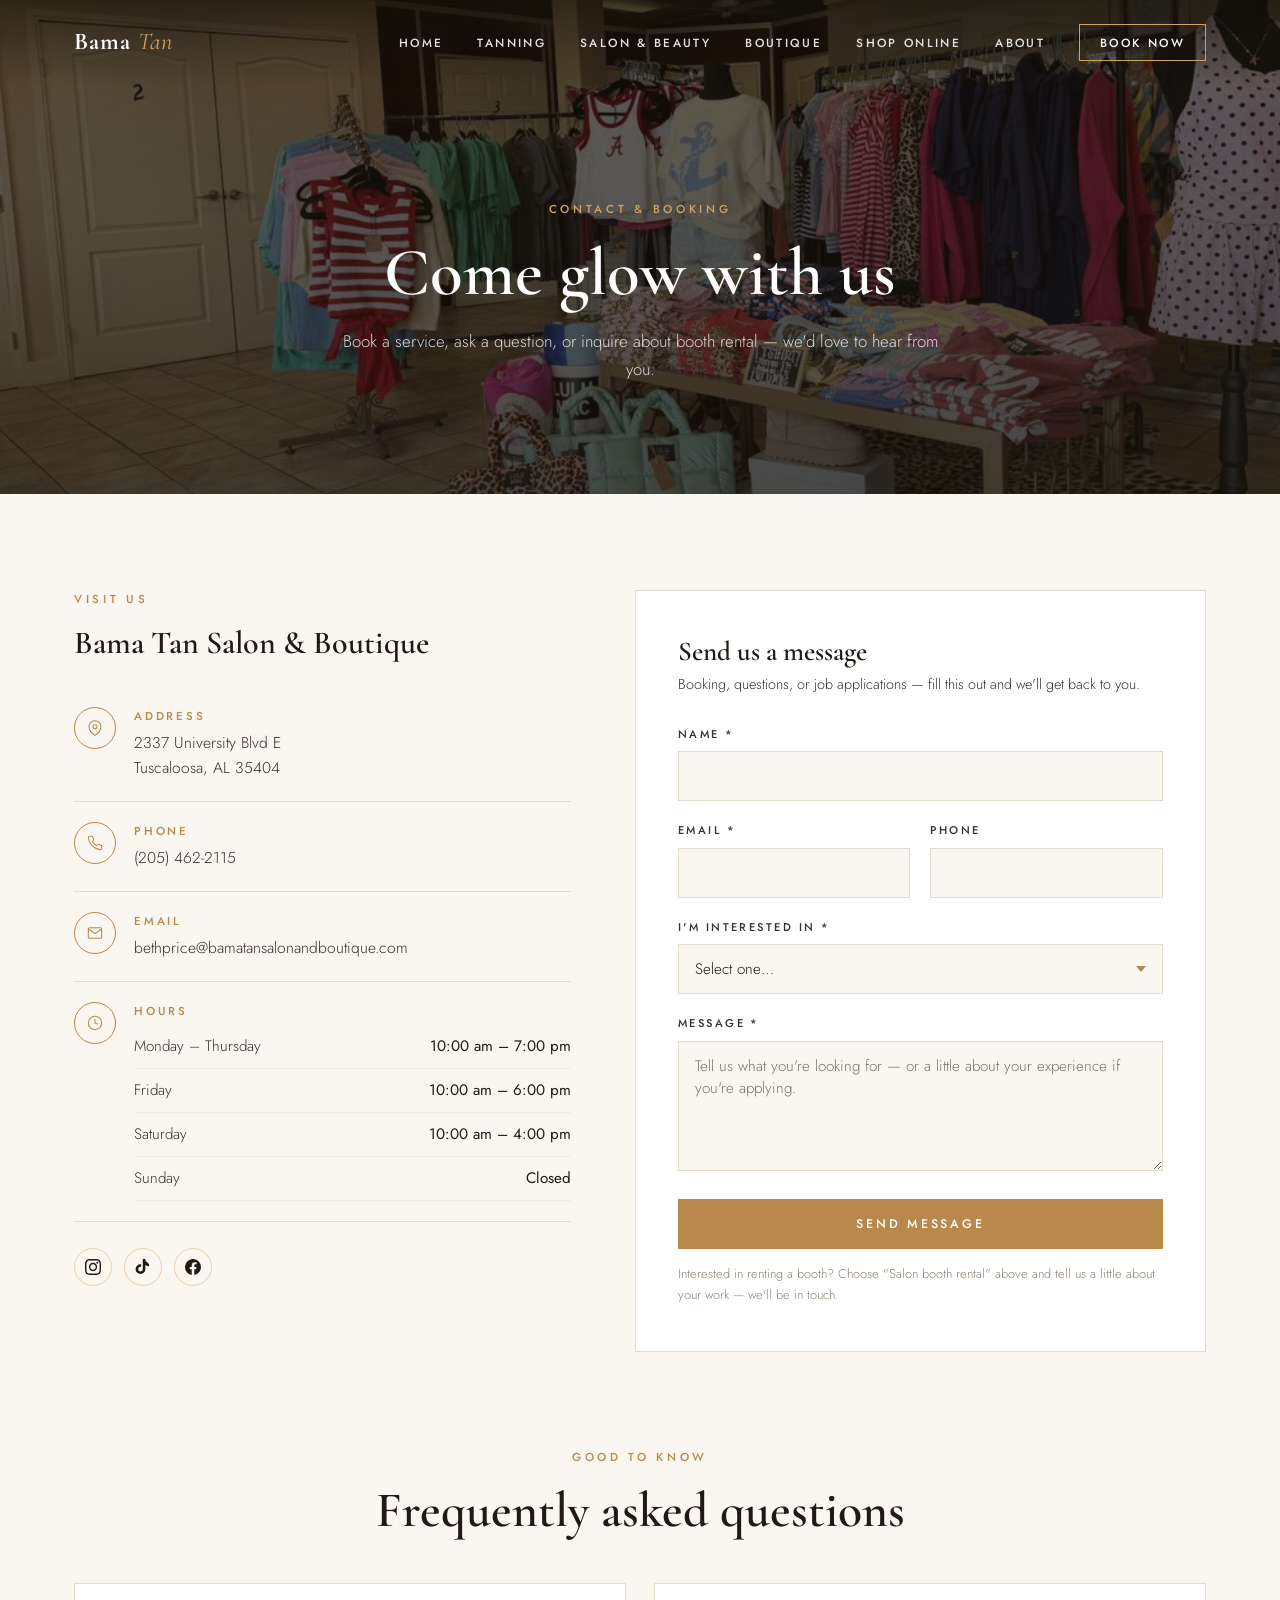
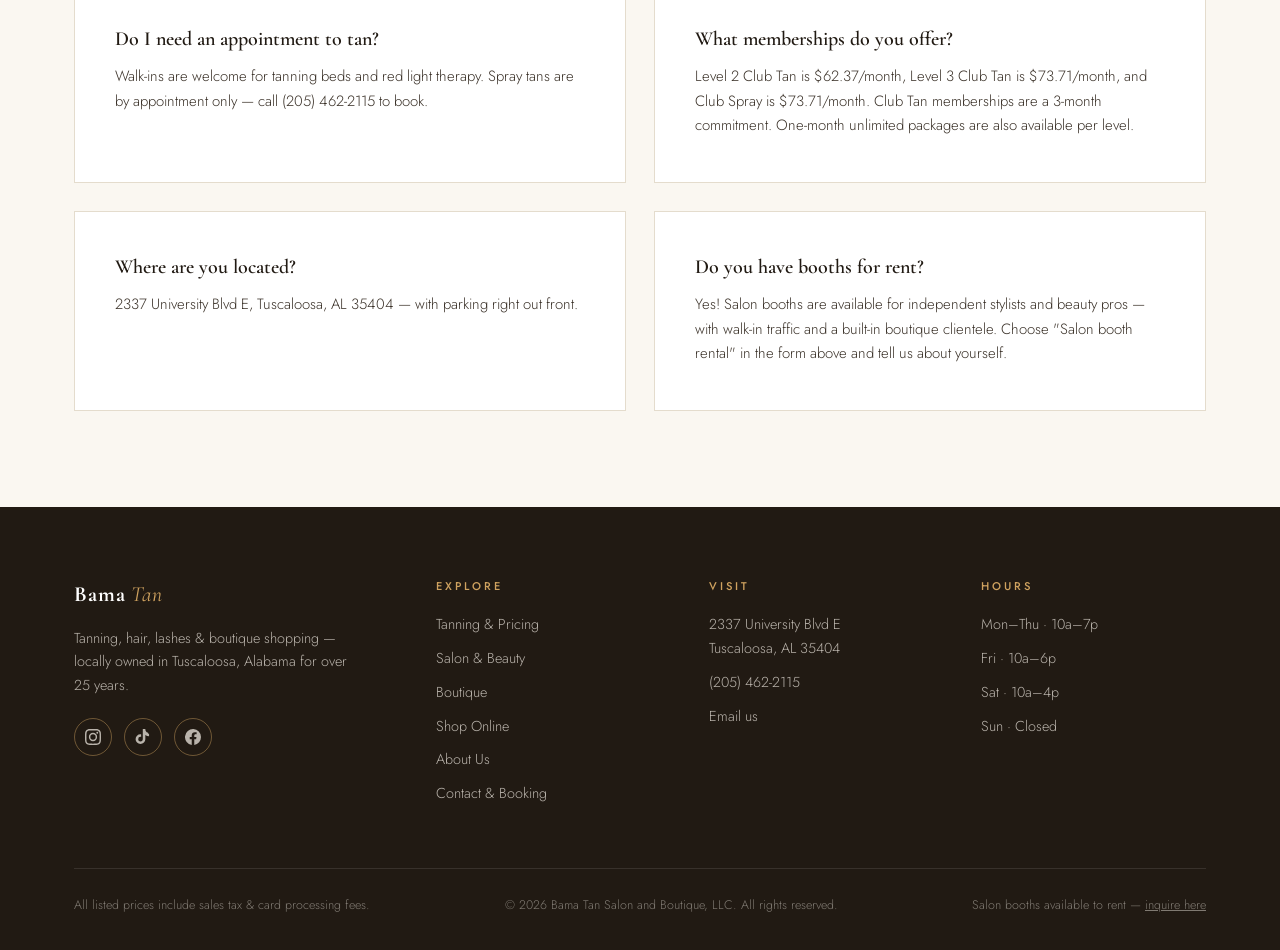
<file: contact/index.html>
<!DOCTYPE html>
<html lang="en">
<head>
<meta charset="UTF-8">
<meta name="viewport" content="width=device-width, initial-scale=1.0">
<title>Contact, Booking & Booth Rental | Bama Tan Salon & Boutique, Tuscaloosa AL</title>
<meta name="description" content="Book tanning, spray tans, hair and lash services at Bama Tan — 2337 University Blvd E, Tuscaloosa AL. Call (205) 462-2115. Salon booths available to rent.">
<meta name="robots" content="index, follow">
<meta name="author" content="Bama Tan Salon and Boutique, LLC">
<meta name="theme-color" content="#211a13">
<link rel="canonical" href="https://www.bamatansalonandboutique.com/contact/">
<meta name="geo.region" content="US-AL">
<meta name="geo.placename" content="Tuscaloosa, Alabama">
<meta name="geo.position" content="33.2036;-87.5008">
<meta name="ICBM" content="33.2036, -87.5008">
<meta property="og:type" content="website">
<meta property="og:site_name" content="Bama Tan Salon &amp; Boutique">
<meta property="og:title" content="Contact, Booking & Booth Rental | Bama Tan Salon & Boutique, Tuscaloosa AL">
<meta property="og:description" content="Book tanning, spray tans, hair and lash services at Bama Tan — 2337 University Blvd E, Tuscaloosa AL. Call (205) 462-2115. Salon booths available to rent.">
<meta property="og:url" content="https://www.bamatansalonandboutique.com/contact/">
<meta property="og:image" content="https://www.bamatansalonandboutique.com/assets/img/og-image.jpg">
<meta property="og:image:width" content="1200">
<meta property="og:image:height" content="630">
<meta property="og:locale" content="en_US">
<meta name="twitter:card" content="summary_large_image">
<meta name="twitter:title" content="Contact, Booking & Booth Rental | Bama Tan Salon & Boutique, Tuscaloosa AL">
<meta name="twitter:description" content="Book tanning, spray tans, hair and lash services at Bama Tan — 2337 University Blvd E, Tuscaloosa AL. Call (205) 462-2115. Salon booths available to rent.">
<meta name="twitter:image" content="https://www.bamatansalonandboutique.com/assets/img/og-image.jpg">
<link rel="icon" type="image/svg+xml" href="/favicon.svg">
<link rel="apple-touch-icon" href="/apple-touch-icon.png">
<link rel="manifest" href="/site.webmanifest">
<link rel="preload" as="image" href="/assets/img/IMG_2905.jpg">
<link rel="preconnect" href="https://fonts.googleapis.com">
<link rel="preconnect" href="https://fonts.gstatic.com" crossorigin>
<link href="https://fonts.googleapis.com/css2?family=Cormorant+Garamond:ital,wght@0,400;0,500;0,600;0,700;1,400&family=Jost:wght@300;400;500;600&display=swap" rel="stylesheet">
<link rel="stylesheet" href="/assets/css/style.css">
<script type="application/ld+json">
{
 "@context": "https://schema.org",
 "@type": "BeautySalon",
 "name": "Bama Tan Salon and Boutique",
 "alternateName": "Bama Tan",
 "description": "Locally owned salon and boutique in Tuscaloosa, Alabama offering Level 2 and Level 3 tanning, red light therapy, spray tans, hair services, lash extensions, waxing, and a curated fashion boutique.",
 "url": "https://www.bamatansalonandboutique.com/",
 "email": "bethprice@bamatansalonandboutique.com",
 "telephone": "+1-205-462-2115",
 "priceRange": "$$",
 "address": {
  "@type": "PostalAddress",
  "streetAddress": "2337 University Blvd E",
  "addressLocality": "Tuscaloosa",
  "addressRegion": "AL",
  "postalCode": "35404",
  "addressCountry": "US"
 },
 "geo": {
  "@type": "GeoCoordinates",
  "latitude": 33.2036,
  "longitude": -87.5008
 },
 "openingHoursSpecification": [
  {
   "@type": "OpeningHoursSpecification",
   "dayOfWeek": [
    "Monday",
    "Tuesday",
    "Wednesday",
    "Thursday"
   ],
   "opens": "10:00",
   "closes": "19:00"
  },
  {
   "@type": "OpeningHoursSpecification",
   "dayOfWeek": "Friday",
   "opens": "10:00",
   "closes": "18:00"
  },
  {
   "@type": "OpeningHoursSpecification",
   "dayOfWeek": "Saturday",
   "opens": "10:00",
   "closes": "16:00"
  }
 ],
 "sameAs": [
  "https://www.instagram.com/bama_tanttown/",
  "https://www.tiktok.com/@bama_tanttown",
  "https://www.facebook.com/p/Bama-Tan-Salon-Boutique-61575479722698/"
 ],
 "paymentAccepted": "Cash, Visa, Mastercard, American Express, Discover, Afterpay",
 "hasOfferCatalog": {
  "@type": "OfferCatalog",
  "name": "Salon Services",
  "itemListElement": [
   {
    "@type": "Offer",
    "itemOffered": {
     "@type": "Service",
     "name": "Level 2 Tanning"
    },
    "price": "13.61",
    "priceCurrency": "USD"
   },
   {
    "@type": "Offer",
    "itemOffered": {
     "@type": "Service",
     "name": "Level 3 Tanning"
    },
    "price": "17.01",
    "priceCurrency": "USD"
   },
   {
    "@type": "Offer",
    "itemOffered": {
     "@type": "Service",
     "name": "Red Light Therapy"
    },
    "price": "13.61",
    "priceCurrency": "USD"
   },
   {
    "@type": "Offer",
    "itemOffered": {
     "@type": "Service",
     "name": "Spray Tan"
    },
    "price": "34.02",
    "priceCurrency": "USD"
   },
   {
    "@type": "Offer",
    "itemOffered": {
     "@type": "Service",
     "name": "Classic Lash Extensions"
    },
    "price": "124.74",
    "priceCurrency": "USD"
   },
   {
    "@type": "Offer",
    "itemOffered": {
     "@type": "Service",
     "name": "Hair Services"
    }
   }
  ]
 }
}
</script>
<script type="application/ld+json">{"@context": "https://schema.org", "@type": "BreadcrumbList", "itemListElement": [{"@type": "ListItem", "position": 1, "name": "Home", "item": "https://www.bamatansalonandboutique.com/"}, {"@type": "ListItem", "position": 2, "name": "Contact", "item": "https://www.bamatansalonandboutique.com/contact/"}]}</script>
<script type="application/ld+json">
{
 "@context": "https://schema.org",
 "@type": "FAQPage",
 "mainEntity": [
  {
   "@type": "Question",
   "name": "Do I need an appointment to tan at Bama Tan?",
   "acceptedAnswer": {
    "@type": "Answer",
    "text": "Walk-ins are welcome for tanning bed and red light therapy sessions. Spray tans are by appointment only \u2014 call (205) 462-2115 to book."
   }
  },
  {
   "@type": "Question",
   "name": "What tanning memberships does Bama Tan offer?",
   "acceptedAnswer": {
    "@type": "Answer",
    "text": "Each tanning level includes its own membership options: Level 2 Club Tan is $62.37 a month, Level 3 Club Tan is $73.71 a month, and Club Spray membership is $73.71 a month. Club Tan memberships are a 3-month commitment. One-month unlimited packages are also available per level."
   }
  },
  {
   "@type": "Question",
   "name": "Where is Bama Tan Salon and Boutique located?",
   "acceptedAnswer": {
    "@type": "Answer",
    "text": "We are located at 2337 University Blvd E, Tuscaloosa, AL 35404."
   }
  },
  {
   "@type": "Question",
   "name": "Can I shop Bama Tan online?",
   "acceptedAnswer": {
    "@type": "Answer",
    "text": "Yes \u2014 shop boutique arrivals, tanning products and memberships anytime at our online store, powered by Square."
   }
  },
  {
   "@type": "Question",
   "name": "Does Bama Tan have salon booths for rent?",
   "acceptedAnswer": {
    "@type": "Answer",
    "text": "Yes! Salon booths are available to rent for independent stylists and beauty professionals, with established walk-in traffic and a built-in boutique clientele. Use the contact form on our website or call (205) 462-2115."
   }
  }
 ]
}
</script>
</head>
<body>

<nav id="nav">
  <div class="wrap nav-inner">
    <a href="/" class="logo">Bama <em>Tan</em></a>
    <button class="burger" id="burger" aria-label="Menu"><span></span><span></span><span></span></button>
    <ul class="nav-links" id="navLinks">
      <li><a href="/">Home</a></li>
      <li><a href="/tanning/">Tanning</a></li>
      <li><a href="/salon/">Salon &amp; Beauty</a></li>
      <li><a href="/boutique/">Boutique</a></li>
      <li><a href="/shop/">Shop Online</a></li>
      <li><a href="/about/">About</a></li>
      <li><a href="/contact/" class="nav-cta">Book Now</a></li>
    </ul>
  </div>
</nav>

<main>

  <header class="page-hero">
    <div class="bg" style="background-image:url('/assets/img/IMG_2905.jpg')"></div>
    <div class="wrap">
      <span class="eyebrow">Contact &amp; Booking</span>
      <h1 class="h-xl">Come glow with us</h1>
      <p>Book a service, ask a question, or inquire about booth rental — we'd love to hear from you.</p>
    </div>
  </header>

  <section>
    <div class="wrap contact-grid">
      <div class="reveal">
        <span class="eyebrow">Visit Us</span>
        <h2 class="h-md" style="margin-bottom:26px">Bama Tan Salon &amp; Boutique</h2>
        <div class="info-item">
          <div class="ico"><svg width="16" height="16" viewBox="0 0 24 24" fill="none" stroke="currentColor" stroke-width="1.6"><path d="M21 10c0 7-9 13-9 13s-9-6-9-13a9 9 0 0 1 18 0z"/><circle cx="12" cy="10" r="3"/></svg></div>
          <div><h4>Address</h4><p><a href="https://maps.google.com/?q=2337+University+Blvd+E,+Tuscaloosa,+AL+35404" target="_blank" rel="noopener">2337 University Blvd E<br>Tuscaloosa, AL 35404</a></p></div>
        </div>
        <div class="info-item">
          <div class="ico"><svg width="16" height="16" viewBox="0 0 24 24" fill="none" stroke="currentColor" stroke-width="1.6"><path d="M22 16.9v3a2 2 0 0 1-2.2 2 19.8 19.8 0 0 1-8.6-3.1 19.5 19.5 0 0 1-6-6A19.8 19.8 0 0 1 2.1 4.2 2 2 0 0 1 4.1 2h3a2 2 0 0 1 2 1.7c.1 1 .4 2 .7 2.9a2 2 0 0 1-.5 2.1L8.1 10a16 16 0 0 0 6 6l1.3-1.3a2 2 0 0 1 2.1-.4c.9.3 1.9.5 2.9.7a2 2 0 0 1 1.6 2z"/></svg></div>
          <div><h4>Phone</h4><p><a href="tel:+12054622115">(205) 462-2115</a></p></div>
        </div>
        <div class="info-item">
          <div class="ico"><svg width="16" height="16" viewBox="0 0 24 24" fill="none" stroke="currentColor" stroke-width="1.6"><path d="M4 4h16c1.1 0 2 .9 2 2v12c0 1.1-.9 2-2 2H4c-1.1 0-2-.9-2-2V6c0-1.1.9-2 2-2z"/><path d="m22 6-10 7L2 6"/></svg></div>
          <div><h4>Email</h4><p><a href="mailto:bethprice@bamatansalonandboutique.com">bethprice@bamatansalonandboutique.com</a></p></div>
        </div>
        <div class="info-item">
          <div class="ico"><svg width="16" height="16" viewBox="0 0 24 24" fill="none" stroke="currentColor" stroke-width="1.6"><circle cx="12" cy="12" r="10"/><path d="M12 6v6l4 2"/></svg></div>
          <div style="flex:1"><h4>Hours</h4>
            <table class="hours-table">
              <tr><td>Monday &ndash; Thursday</td><td>10:00 am &ndash; 7:00 pm</td></tr>
              <tr><td>Friday</td><td>10:00 am &ndash; 6:00 pm</td></tr>
              <tr><td>Saturday</td><td>10:00 am &ndash; 4:00 pm</td></tr>
              <tr><td>Sunday</td><td>Closed</td></tr>
            </table>
          </div>
        </div>
        <div class="socials" style="margin-top:26px">
          <a href="https://www.instagram.com/bama_tanttown/" target="_blank" rel="noopener" aria-label="Instagram"><svg viewBox="0 0 24 24"><path d="M12 2.2c3.2 0 3.6 0 4.9.1 1.2.1 1.8.2 2.2.4.6.2 1 .5 1.4.9.4.4.7.8.9 1.4.2.4.4 1 .4 2.2.1 1.3.1 1.7.1 4.9s0 3.6-.1 4.9c-.1 1.2-.2 1.8-.4 2.2-.2.6-.5 1-.9 1.4-.4.4-.8.7-1.4.9-.4.2-1 .4-2.2.4-1.3.1-1.7.1-4.9.1s-3.6 0-4.9-.1c-1.2-.1-1.8-.2-2.2-.4-.6-.2-1-.5-1.4-.9-.4-.4-.7-.8-.9-1.4-.2-.4-.4-1-.4-2.2C2.2 15.6 2.2 15.2 2.2 12s0-3.6.1-4.9c.1-1.2.2-1.8.4-2.2.2-.6.5-1 .9-1.4.4-.4.8-.7 1.4-.9.4-.2 1-.4 2.2-.4C8.4 2.2 8.8 2.2 12 2.2m0-2.2C8.7 0 8.3 0 7 .1 5.7.1 4.9.3 4.1.6c-.8.3-1.5.7-2.1 1.4C1.3 2.6.9 3.3.6 4.1.3 4.9.1 5.7.1 7 0 8.3 0 8.7 0 12s0 3.7.1 5c0 1.3.2 2.1.5 2.9.3.8.7 1.5 1.4 2.1.6.7 1.3 1.1 2.1 1.4.8.3 1.6.5 2.9.5 1.3.1 1.7.1 5 .1s3.7 0 5-.1c1.3 0 2.1-.2 2.9-.5.8-.3 1.5-.7 2.1-1.4.7-.6 1.1-1.3 1.4-2.1.3-.8.5-1.6.5-2.9.1-1.3.1-1.7.1-5s0-3.7-.1-5c0-1.3-.2-2.1-.5-2.9-.3-.8-.7-1.5-1.4-2.1C21.4 1.3 20.7.9 19.9.6 19.1.3 18.3.1 17 .1 15.7 0 15.3 0 12 0zm0 5.8a6.2 6.2 0 1 0 0 12.4 6.2 6.2 0 0 0 0-12.4zM12 16a4 4 0 1 1 0-8 4 4 0 0 1 0 8zm7.8-10.4a1.4 1.4 0 1 1-2.8 0 1.4 1.4 0 0 1 2.8 0z"/></svg></a>
          <a href="https://www.tiktok.com/@bama_tanttown" target="_blank" rel="noopener" aria-label="TikTok"><svg viewBox="0 0 24 24"><path d="M19.6 5.8a5.9 5.9 0 0 1-3.5-2.9 5.8 5.8 0 0 1-.6-2.9h-3.8v15.3a3.5 3.5 0 0 1-3.5 3.4 3.5 3.5 0 0 1-3.4-3.5 3.5 3.5 0 0 1 3.4-3.5c.4 0 .7 0 1 .2V8a7.3 7.3 0 0 0-1-.1 7.3 7.3 0 0 0-7.3 7.3A7.3 7.3 0 0 0 8.2 22.5a7.3 7.3 0 0 0 7.3-7.3V9.1a9.6 9.6 0 0 0 5.6 1.8V7.1c-.5 0-1-.1-1.5-.3z"/></svg></a>
          <a href="https://www.facebook.com/p/Bama-Tan-Salon-Boutique-61575479722698/" target="_blank" rel="noopener" aria-label="Facebook"><svg viewBox="0 0 24 24"><path d="M24 12a12 12 0 1 0-13.9 11.9v-8.4h-3V12h3V9.4c0-3 1.8-4.7 4.6-4.7 1.3 0 2.7.2 2.7.2v3h-1.5c-1.5 0-2 .9-2 1.9V12h3.3l-.5 3.5h-2.8v8.4A12 12 0 0 0 24 12z"/></svg></a>
        </div>
      </div>

      <form id="contactForm" class="reveal" action="https://formsubmit.co/bethprice@bamatansalonandboutique.com" method="POST">
        <input type="hidden" name="_subject" value="New message from bamatansalonandboutique.com">
        <input type="hidden" name="_template" value="table">
        <input type="hidden" name="_captcha" value="false">
        <input type="hidden" name="_next" value="https://www.bamatansalonandboutique.com/contact/?sent=1">
        <input type="text" name="_honey" style="display:none" tabindex="-1" autocomplete="off" aria-hidden="true">
        <h3>Send us a message</h3>
        <p class="sub">Booking, questions, or job applications — fill this out and we'll get back to you.</p>
        <div class="field">
          <label for="f-name">Name *</label>
          <input type="text" id="f-name" name="name" required autocomplete="name">
        </div>
        <div class="grid-2" style="gap:20px">
          <div class="field">
            <label for="f-email">Email *</label>
            <input type="email" id="f-email" name="email" required autocomplete="email">
          </div>
          <div class="field">
            <label for="f-phone">Phone</label>
            <input type="tel" id="f-phone" name="phone" autocomplete="tel">
          </div>
        </div>
        <div class="field">
          <label for="f-interest">I'm interested in *</label>
          <select id="f-interest" name="interest" required>
            <option value="">Select one&hellip;</option>
            <option>Tanning packages &amp; memberships</option>
            <option>Spray tan appointment</option>
            <option>Red light therapy</option>
            <option>Hair services</option>
            <option>Lash extensions or fills</option>
            <option>Brow &amp; face waxing</option>
            <option>Private room pricing &amp; availability</option>
            <option>Boutique &amp; products</option>
            <option>Salon booth rental</option>
            <option>Something else</option>
          </select>
        </div>
        <div class="field">
          <label for="f-msg">Message *</label>
          <textarea id="f-msg" name="message" required placeholder="Tell us what you're looking for — or a little about your experience if you're applying."></textarea>
        </div>
        <button type="submit" class="btn solid" style="width:100%">Send Message</button>
        <p class="form-note">Interested in renting a booth? Choose "Salon booth rental" above and tell us a little about your work — we'll be in touch.</p>
      </form>
    </div>
  </section>

  <section style="padding-top:0">
    <div class="wrap">
      <div class="center reveal" style="margin-bottom:44px">
        <span class="eyebrow">Good To Know</span>
        <h2 class="h-lg">Frequently asked questions</h2>
      </div>
      <div class="grid-2 reveal">
        <div class="price-block"><h3 style="font-size:1.25rem">Do I need an appointment to tan?</h3><p class="desc" style="margin-bottom:0">Walk-ins are welcome for tanning beds and red light therapy. Spray tans are by appointment only — call (205) 462-2115 to book.</p></div>
        <div class="price-block"><h3 style="font-size:1.25rem">What memberships do you offer?</h3><p class="desc" style="margin-bottom:0">Level 2 Club Tan is $62.37/month, Level 3 Club Tan is $73.71/month, and Club Spray is $73.71/month. Club Tan memberships are a 3-month commitment. One-month unlimited packages are also available per level.</p></div>
        <div class="price-block"><h3 style="font-size:1.25rem">Where are you located?</h3><p class="desc" style="margin-bottom:0">2337 University Blvd E, Tuscaloosa, AL 35404 — with parking right out front.</p></div>
        <div class="price-block"><h3 style="font-size:1.25rem">Do you have booths for rent?</h3><p class="desc" style="margin-bottom:0">Yes! Salon booths are available for independent stylists and beauty pros — with walk-in traffic and a built-in boutique clientele. Choose "Salon booth rental" in the form above and tell us about yourself.</p></div>
      </div>
    </div>
  </section>


</main>

<footer>
  <div class="wrap">
    <div class="foot-grid">
      <div>
        <a href="/" class="logo">Bama <em>Tan</em></a>
        <p style="max-width:280px">Tanning, hair, lashes &amp; boutique shopping — locally owned in Tuscaloosa, Alabama for over 25 years.</p>
        <div class="socials">
          <a href="https://www.instagram.com/bama_tanttown/" target="_blank" rel="noopener" aria-label="Instagram"><svg viewBox="0 0 24 24"><path d="M12 2.2c3.2 0 3.6 0 4.9.1 1.2.1 1.8.2 2.2.4.6.2 1 .5 1.4.9.4.4.7.8.9 1.4.2.4.4 1 .4 2.2.1 1.3.1 1.7.1 4.9s0 3.6-.1 4.9c-.1 1.2-.2 1.8-.4 2.2-.2.6-.5 1-.9 1.4-.4.4-.8.7-1.4.9-.4.2-1 .4-2.2.4-1.3.1-1.7.1-4.9.1s-3.6 0-4.9-.1c-1.2-.1-1.8-.2-2.2-.4-.6-.2-1-.5-1.4-.9-.4-.4-.7-.8-.9-1.4-.2-.4-.4-1-.4-2.2C2.2 15.6 2.2 15.2 2.2 12s0-3.6.1-4.9c.1-1.2.2-1.8.4-2.2.2-.6.5-1 .9-1.4.4-.4.8-.7 1.4-.9.4-.2 1-.4 2.2-.4C8.4 2.2 8.8 2.2 12 2.2m0-2.2C8.7 0 8.3 0 7 .1 5.7.1 4.9.3 4.1.6c-.8.3-1.5.7-2.1 1.4C1.3 2.6.9 3.3.6 4.1.3 4.9.1 5.7.1 7 0 8.3 0 8.7 0 12s0 3.7.1 5c0 1.3.2 2.1.5 2.9.3.8.7 1.5 1.4 2.1.6.7 1.3 1.1 2.1 1.4.8.3 1.6.5 2.9.5 1.3.1 1.7.1 5 .1s3.7 0 5-.1c1.3 0 2.1-.2 2.9-.5.8-.3 1.5-.7 2.1-1.4.7-.6 1.1-1.3 1.4-2.1.3-.8.5-1.6.5-2.9.1-1.3.1-1.7.1-5s0-3.7-.1-5c0-1.3-.2-2.1-.5-2.9-.3-.8-.7-1.5-1.4-2.1C21.4 1.3 20.7.9 19.9.6 19.1.3 18.3.1 17 .1 15.7 0 15.3 0 12 0zm0 5.8a6.2 6.2 0 1 0 0 12.4 6.2 6.2 0 0 0 0-12.4zM12 16a4 4 0 1 1 0-8 4 4 0 0 1 0 8zm7.8-10.4a1.4 1.4 0 1 1-2.8 0 1.4 1.4 0 0 1 2.8 0z"/></svg></a>
          <a href="https://www.tiktok.com/@bama_tanttown" target="_blank" rel="noopener" aria-label="TikTok"><svg viewBox="0 0 24 24"><path d="M19.6 5.8a5.9 5.9 0 0 1-3.5-2.9 5.8 5.8 0 0 1-.6-2.9h-3.8v15.3a3.5 3.5 0 0 1-3.5 3.4 3.5 3.5 0 0 1-3.4-3.5 3.5 3.5 0 0 1 3.4-3.5c.4 0 .7 0 1 .2V8a7.3 7.3 0 0 0-1-.1 7.3 7.3 0 0 0-7.3 7.3A7.3 7.3 0 0 0 8.2 22.5a7.3 7.3 0 0 0 7.3-7.3V9.1a9.6 9.6 0 0 0 5.6 1.8V7.1c-.5 0-1-.1-1.5-.3z"/></svg></a>
          <a href="https://www.facebook.com/p/Bama-Tan-Salon-Boutique-61575479722698/" target="_blank" rel="noopener" aria-label="Facebook"><svg viewBox="0 0 24 24"><path d="M24 12a12 12 0 1 0-13.9 11.9v-8.4h-3V12h3V9.4c0-3 1.8-4.7 4.6-4.7 1.3 0 2.7.2 2.7.2v3h-1.5c-1.5 0-2 .9-2 1.9V12h3.3l-.5 3.5h-2.8v8.4A12 12 0 0 0 24 12z"/></svg></a>
        </div>
      </div>
      <div>
        <h4>Explore</h4>
        <ul>
          <li><a href="/tanning/">Tanning &amp; Pricing</a></li>
          <li><a href="/salon/">Salon &amp; Beauty</a></li>
          <li><a href="/boutique/">Boutique</a></li>
          <li><a href="/shop/">Shop Online</a></li>
          <li><a href="/about/">About Us</a></li>
          <li><a href="/contact/">Contact &amp; Booking</a></li>
        </ul>
      </div>
      <div>
        <h4>Visit</h4>
        <ul>
          <li>2337 University Blvd E<br>Tuscaloosa, AL 35404</li>
          <li><a href="tel:+12054622115">(205) 462-2115</a></li>
          <li><a href="mailto:bethprice@bamatansalonandboutique.com">Email us</a></li>
        </ul>
      </div>
      <div>
        <h4>Hours</h4>
        <ul>
          <li>Mon&ndash;Thu &middot; 10a&ndash;7p</li>
          <li>Fri &middot; 10a&ndash;6p</li>
          <li>Sat &middot; 10a&ndash;4p</li>
          <li>Sun &middot; Closed</li>
        </ul>
      </div>
    </div>
    <div class="foot-bottom">
      <span>All listed prices include sales tax &amp; card processing fees.</span>
      <span>&copy; 2026 Bama Tan Salon and Boutique, LLC. All rights reserved.</span>
      <span>Salon booths available to rent &mdash; <a href="/contact/?i=booth" style="text-decoration:underline">inquire here</a></span>
    </div>
  </div>
</footer>

<script src="/assets/js/main.js" defer></script>
</body>
</html>
</file>
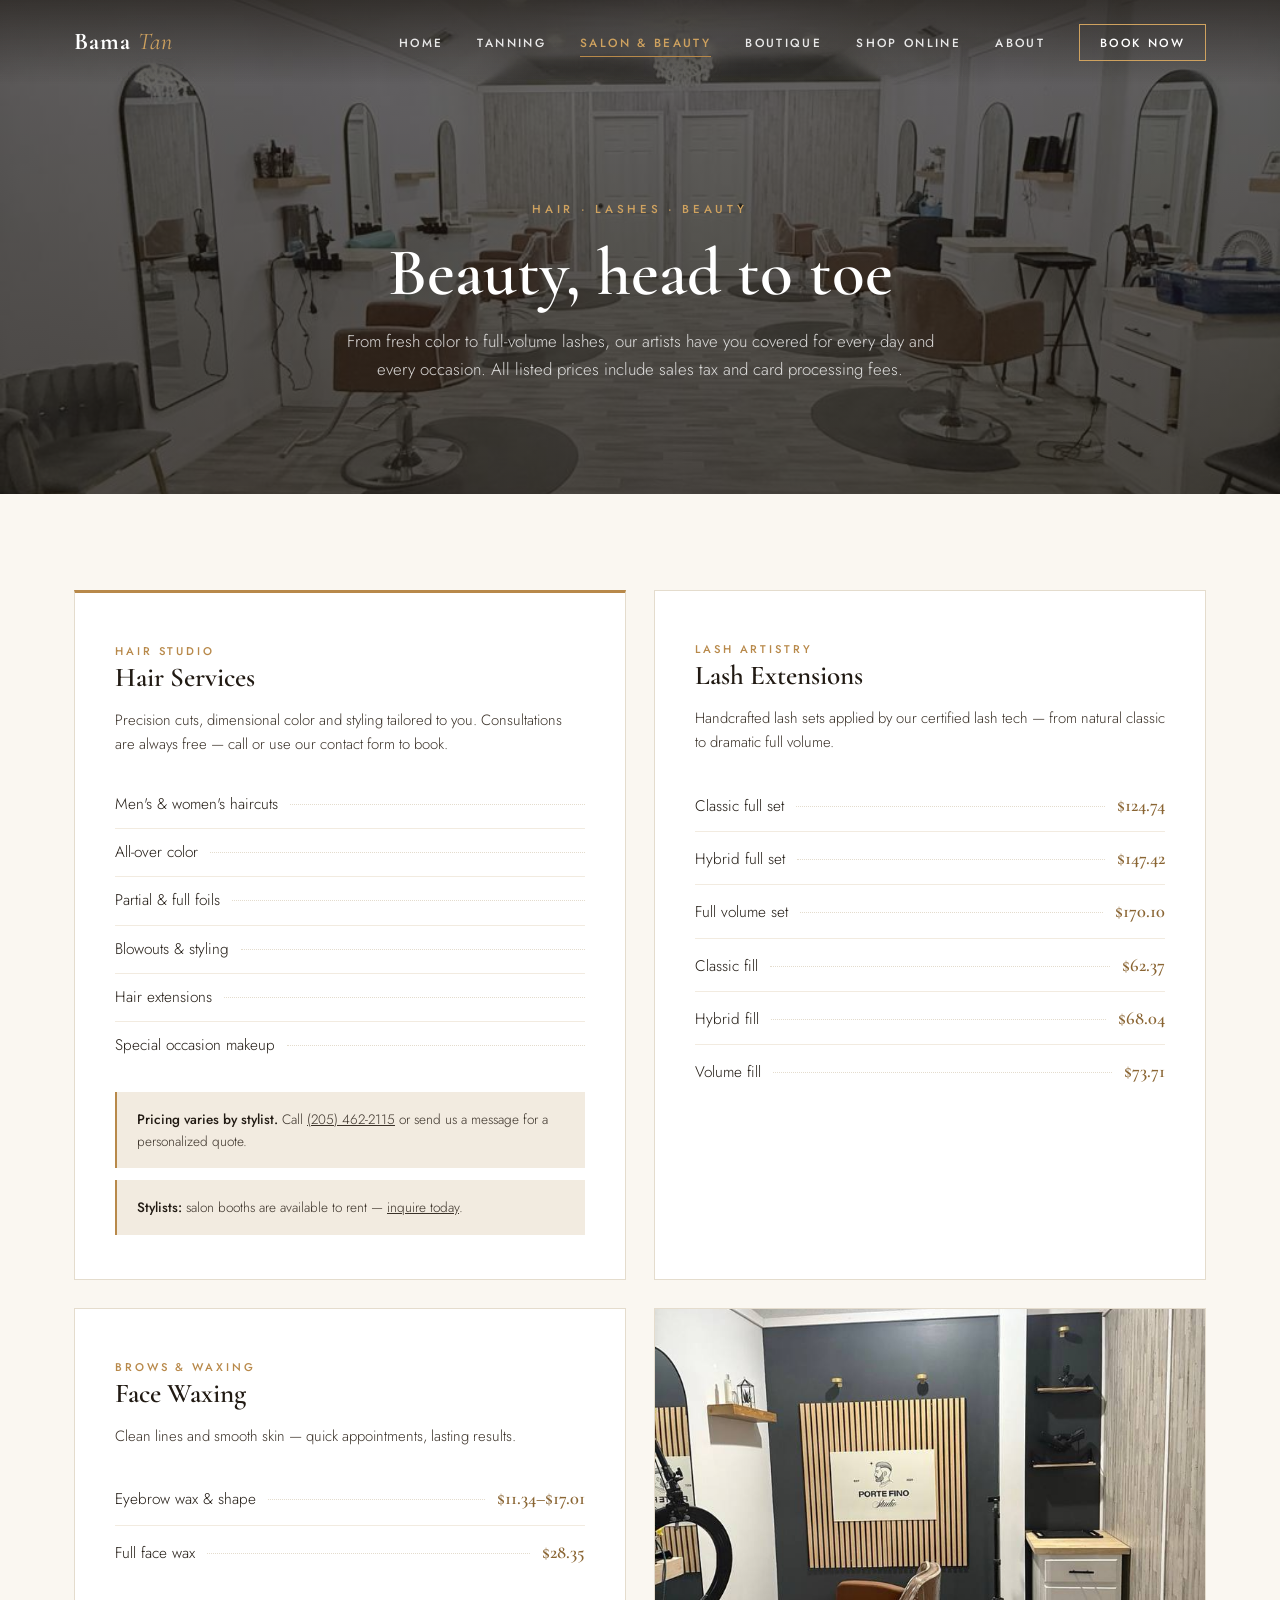
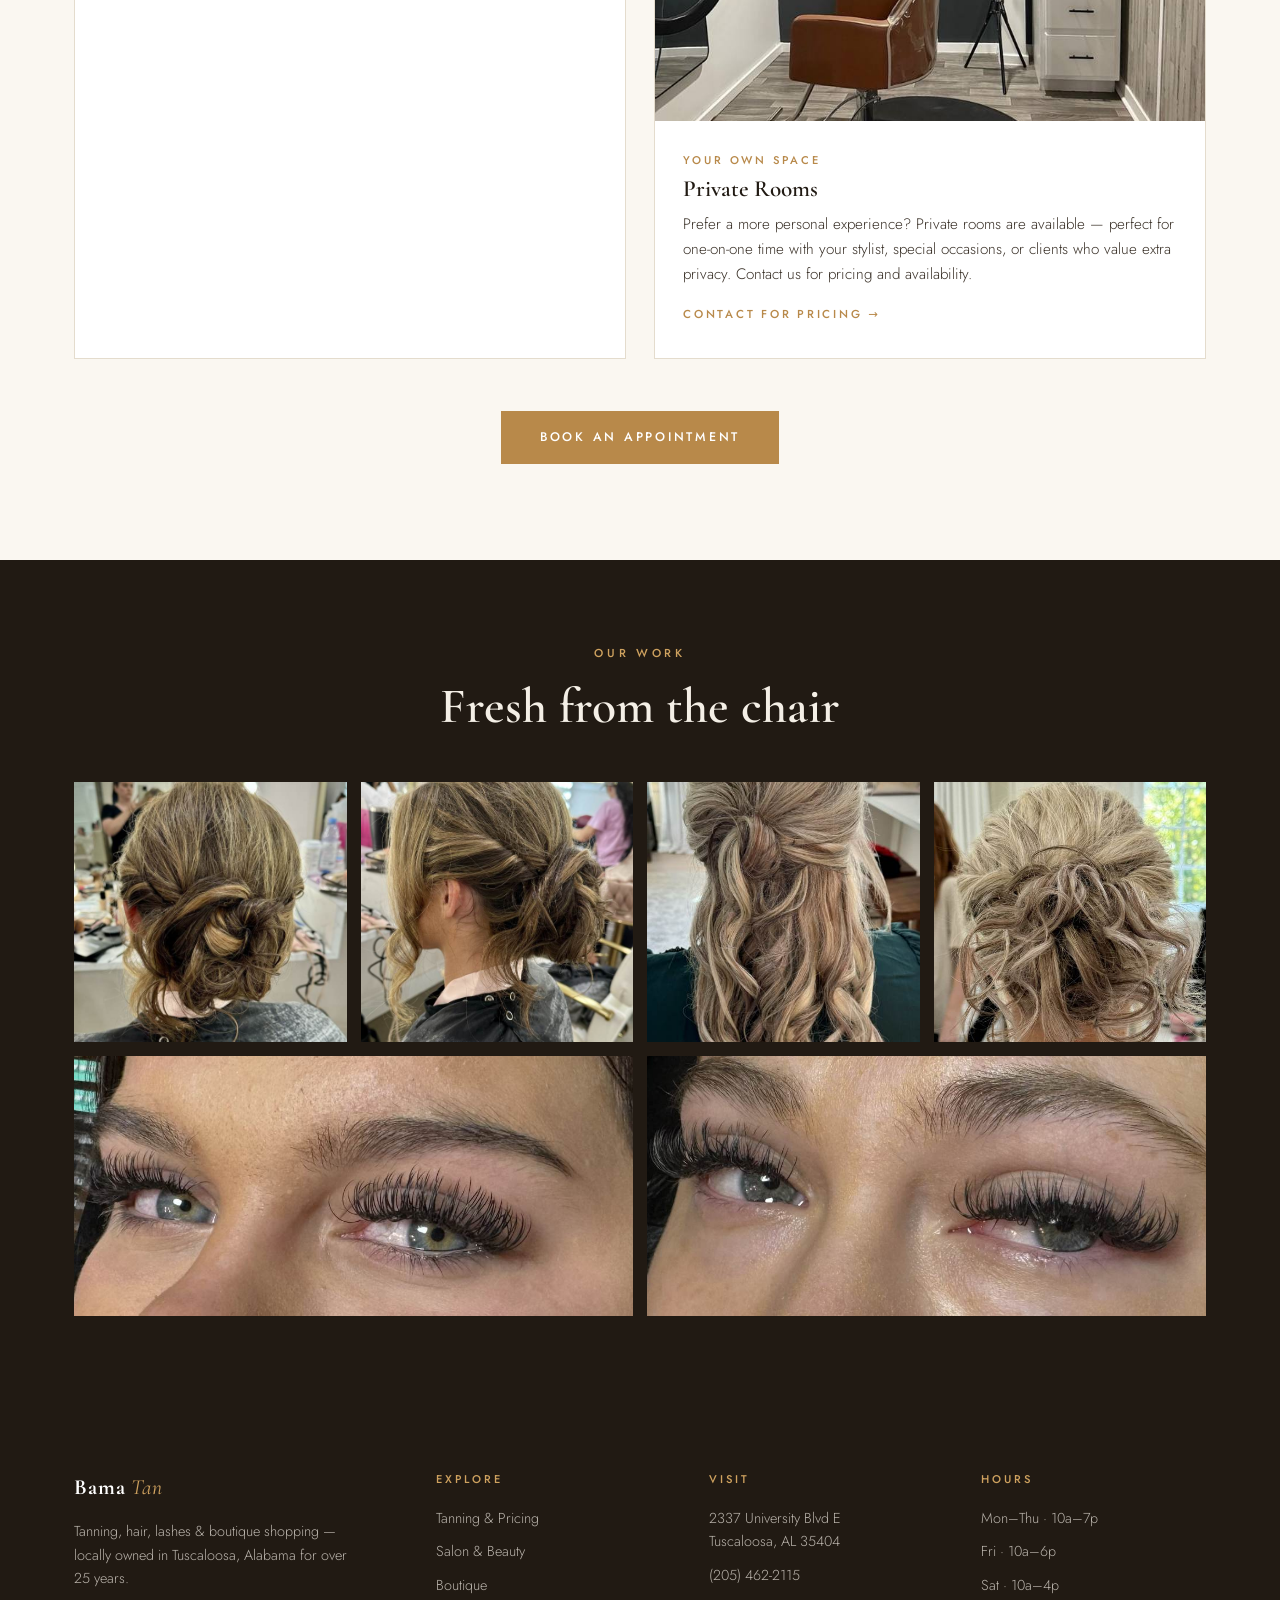
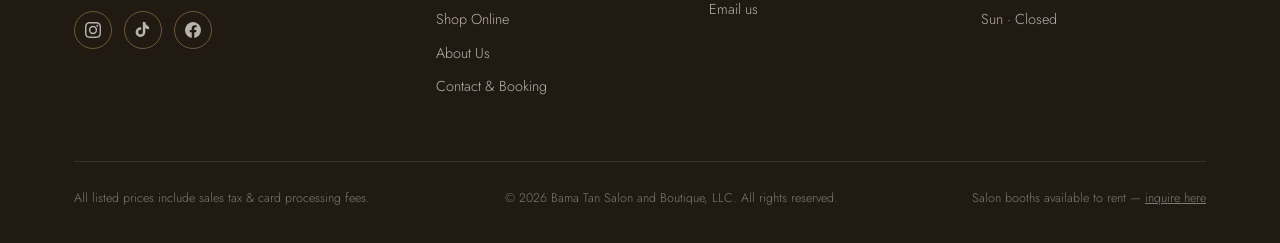
<file: salon/index.html>
<!DOCTYPE html>
<html lang="en">
<head>
<meta charset="UTF-8">
<meta name="viewport" content="width=device-width, initial-scale=1.0">
<title>Hair, Lash & Beauty Services | Bama Tan Salon & Boutique, Tuscaloosa AL</title>
<meta name="description" content="Haircuts, color, foils, blowouts and extensions priced by stylist, plus lash extensions from $124.74, brow waxing from $11.34 and private rooms at Bama Tan in Tuscaloosa, AL.">
<meta name="robots" content="index, follow">
<meta name="author" content="Bama Tan Salon and Boutique, LLC">
<meta name="theme-color" content="#211a13">
<link rel="canonical" href="https://www.bamatansalonandboutique.com/salon/">
<meta name="geo.region" content="US-AL">
<meta name="geo.placename" content="Tuscaloosa, Alabama">
<meta name="geo.position" content="33.2036;-87.5008">
<meta name="ICBM" content="33.2036, -87.5008">
<meta property="og:type" content="website">
<meta property="og:site_name" content="Bama Tan Salon &amp; Boutique">
<meta property="og:title" content="Hair, Lash & Beauty Services | Bama Tan Salon & Boutique, Tuscaloosa AL">
<meta property="og:description" content="Haircuts, color, foils, blowouts and extensions priced by stylist, plus lash extensions from $124.74, brow waxing from $11.34 and private rooms at Bama Tan in Tuscaloosa, AL.">
<meta property="og:url" content="https://www.bamatansalonandboutique.com/salon/">
<meta property="og:image" content="https://www.bamatansalonandboutique.com/assets/img/og-image.jpg">
<meta property="og:image:width" content="1200">
<meta property="og:image:height" content="630">
<meta property="og:locale" content="en_US">
<meta name="twitter:card" content="summary_large_image">
<meta name="twitter:title" content="Hair, Lash & Beauty Services | Bama Tan Salon & Boutique, Tuscaloosa AL">
<meta name="twitter:description" content="Haircuts, color, foils, blowouts and extensions priced by stylist, plus lash extensions from $124.74, brow waxing from $11.34 and private rooms at Bama Tan in Tuscaloosa, AL.">
<meta name="twitter:image" content="https://www.bamatansalonandboutique.com/assets/img/og-image.jpg">
<link rel="icon" type="image/svg+xml" href="/favicon.svg">
<link rel="apple-touch-icon" href="/apple-touch-icon.png">
<link rel="manifest" href="/site.webmanifest">
<link rel="preload" as="image" href="/assets/img/IMG_9639.jpg">
<link rel="preconnect" href="https://fonts.googleapis.com">
<link rel="preconnect" href="https://fonts.gstatic.com" crossorigin>
<link href="https://fonts.googleapis.com/css2?family=Cormorant+Garamond:ital,wght@0,400;0,500;0,600;0,700;1,400&family=Jost:wght@300;400;500;600&display=swap" rel="stylesheet">
<link rel="stylesheet" href="/assets/css/style.css">
<script type="application/ld+json">
{
 "@context": "https://schema.org",
 "@type": "BeautySalon",
 "name": "Bama Tan Salon and Boutique",
 "alternateName": "Bama Tan",
 "description": "Locally owned salon and boutique in Tuscaloosa, Alabama offering Level 2 and Level 3 tanning, red light therapy, spray tans, hair services, lash extensions, waxing, and a curated fashion boutique.",
 "url": "https://www.bamatansalonandboutique.com/",
 "email": "bethprice@bamatansalonandboutique.com",
 "telephone": "+1-205-462-2115",
 "priceRange": "$$",
 "address": {
  "@type": "PostalAddress",
  "streetAddress": "2337 University Blvd E",
  "addressLocality": "Tuscaloosa",
  "addressRegion": "AL",
  "postalCode": "35404",
  "addressCountry": "US"
 },
 "geo": {
  "@type": "GeoCoordinates",
  "latitude": 33.2036,
  "longitude": -87.5008
 },
 "openingHoursSpecification": [
  {
   "@type": "OpeningHoursSpecification",
   "dayOfWeek": [
    "Monday",
    "Tuesday",
    "Wednesday",
    "Thursday"
   ],
   "opens": "10:00",
   "closes": "19:00"
  },
  {
   "@type": "OpeningHoursSpecification",
   "dayOfWeek": "Friday",
   "opens": "10:00",
   "closes": "18:00"
  },
  {
   "@type": "OpeningHoursSpecification",
   "dayOfWeek": "Saturday",
   "opens": "10:00",
   "closes": "16:00"
  }
 ],
 "sameAs": [
  "https://www.instagram.com/bama_tanttown/",
  "https://www.tiktok.com/@bama_tanttown",
  "https://www.facebook.com/p/Bama-Tan-Salon-Boutique-61575479722698/"
 ],
 "paymentAccepted": "Cash, Visa, Mastercard, American Express, Discover, Afterpay",
 "hasOfferCatalog": {
  "@type": "OfferCatalog",
  "name": "Salon Services",
  "itemListElement": [
   {
    "@type": "Offer",
    "itemOffered": {
     "@type": "Service",
     "name": "Level 2 Tanning"
    },
    "price": "13.61",
    "priceCurrency": "USD"
   },
   {
    "@type": "Offer",
    "itemOffered": {
     "@type": "Service",
     "name": "Level 3 Tanning"
    },
    "price": "17.01",
    "priceCurrency": "USD"
   },
   {
    "@type": "Offer",
    "itemOffered": {
     "@type": "Service",
     "name": "Red Light Therapy"
    },
    "price": "13.61",
    "priceCurrency": "USD"
   },
   {
    "@type": "Offer",
    "itemOffered": {
     "@type": "Service",
     "name": "Spray Tan"
    },
    "price": "34.02",
    "priceCurrency": "USD"
   },
   {
    "@type": "Offer",
    "itemOffered": {
     "@type": "Service",
     "name": "Classic Lash Extensions"
    },
    "price": "124.74",
    "priceCurrency": "USD"
   },
   {
    "@type": "Offer",
    "itemOffered": {
     "@type": "Service",
     "name": "Hair Services"
    }
   }
  ]
 }
}
</script>
<script type="application/ld+json">{"@context": "https://schema.org", "@type": "BreadcrumbList", "itemListElement": [{"@type": "ListItem", "position": 1, "name": "Home", "item": "https://www.bamatansalonandboutique.com/"}, {"@type": "ListItem", "position": 2, "name": "Salon & Beauty", "item": "https://www.bamatansalonandboutique.com/salon/"}]}</script>
</head>
<body>

<nav id="nav">
  <div class="wrap nav-inner">
    <a href="/" class="logo">Bama <em>Tan</em></a>
    <button class="burger" id="burger" aria-label="Menu"><span></span><span></span><span></span></button>
    <ul class="nav-links" id="navLinks">
      <li><a href="/">Home</a></li>
      <li><a href="/tanning/">Tanning</a></li>
      <li><a href="/salon/" class="active">Salon &amp; Beauty</a></li>
      <li><a href="/boutique/">Boutique</a></li>
      <li><a href="/shop/">Shop Online</a></li>
      <li><a href="/about/">About</a></li>
      <li><a href="/contact/" class="nav-cta">Book Now</a></li>
    </ul>
  </div>
</nav>

<main>

  <header class="page-hero">
    <div class="bg" style="background-image:url('/assets/img/IMG_9639.jpg')"></div>
    <div class="wrap">
      <span class="eyebrow">Hair &middot; Lashes &middot; Beauty</span>
      <h1 class="h-xl">Beauty, head to toe</h1>
      <p>From fresh color to full-volume lashes, our artists have you covered for every day and every occasion. All listed prices include sales tax and card processing fees.</p>
    </div>
  </header>

  <section>
    <div class="wrap">
      <div class="grid-2">
        <div class="price-block featured reveal">
          <span class="tag">Hair Studio</span>
          <h3>Hair Services</h3>
          <p class="desc">Precision cuts, dimensional color and styling tailored to you. Consultations are always free — call or use our contact form to book.</p>
          <ul class="price-list">
            <li>Men's &amp; women's haircuts<span class="dots"></span></li>
            <li>All-over color<span class="dots"></span></li>
            <li>Partial &amp; full foils<span class="dots"></span></li>
            <li>Blowouts &amp; styling<span class="dots"></span></li>
            <li>Hair extensions<span class="dots"></span></li>
            <li>Special occasion makeup<span class="dots"></span></li>
          </ul>
          <div class="member-note"><b>Pricing varies by stylist.</b> Call <a href="tel:+12054622115" style="text-decoration:underline">(205) 462-2115</a> or send us a message for a personalized quote.</div>
          <div class="member-note" style="margin-top:12px"><b>Stylists:</b> salon booths are available to rent — <a href="/contact/?i=booth" style="text-decoration:underline">inquire today</a>.</div>
        </div>
        <div class="price-block reveal">
          <span class="tag">Lash Artistry</span>
          <h3>Lash Extensions</h3>
          <p class="desc">Handcrafted lash sets applied by our certified lash tech — from natural classic to dramatic full volume.</p>
          <ul class="price-list">
            <li>Classic full set<span class="dots"></span><span class="amt">$124.74</span></li>
            <li>Hybrid full set<span class="dots"></span><span class="amt">$147.42</span></li>
            <li>Full volume set<span class="dots"></span><span class="amt">$170.10</span></li>
            <li>Classic fill<span class="dots"></span><span class="amt">$62.37</span></li>
            <li>Hybrid fill<span class="dots"></span><span class="amt">$68.04</span></li>
            <li>Volume fill<span class="dots"></span><span class="amt">$73.71</span></li>
          </ul>
        </div>
        <div class="price-block reveal">
          <span class="tag">Brows &amp; Waxing</span>
          <h3>Face Waxing</h3>
          <p class="desc">Clean lines and smooth skin — quick appointments, lasting results.</p>
          <ul class="price-list">
            <li>Eyebrow wax &amp; shape<span class="dots"></span><span class="amt">$11.34&ndash;$17.01</span></li>
            <li>Full face wax<span class="dots"></span><span class="amt">$28.35</span></li>
          </ul>
        </div>
        <div class="svc-card reveal">
          <div class="img"><img src="/assets/img/IMG_3269.jpg" alt="Private styling room with salon chair at Bama Tan Salon and Boutique in Tuscaloosa" loading="lazy"></div>
          <div class="body">
            <span class="tag" style="font-size:.7rem;letter-spacing:.26em;text-transform:uppercase;color:var(--gold);font-weight:500">Your Own Space</span>
            <h3 style="margin-top:6px">Private Rooms</h3>
            <p>Prefer a more personal experience? Private rooms are available — perfect for one-on-one time with your stylist, special occasions, or clients who value extra privacy. Contact us for pricing and availability.</p>
            <a href="/contact/" class="from">Contact For Pricing &rarr;</a>
          </div>
        </div>
      </div>
      <div class="center" style="margin-top:52px">
        <a href="/contact/" class="btn solid">Book An Appointment</a>
      </div>
    </div>
  </section>

  <section class="dark" style="padding:84px 0">
    <div class="wrap">
      <div class="center reveal" style="margin-bottom:48px">
        <span class="eyebrow">Our Work</span>
        <h2 class="h-lg">Fresh from the chair</h2>
      </div>
      <div class="mosaic reveal" style="grid-auto-rows:260px">
        <div class="tile"><img src="/assets/img/IMG_4129.jpg" alt="Braided updo with highlights styled at Bama Tan Salon in Tuscaloosa" loading="lazy"></div>
        <div class="tile"><img src="/assets/img/IMG_4130.jpg" alt="Soft romantic updo hairstyle by Bama Tan Salon stylists" loading="lazy"></div>
        <div class="tile"><img src="/assets/img/IMG_5599.jpg" alt="Half-up curled blonde hairstyle for special occasion in Tuscaloosa" loading="lazy"></div>
        <div class="tile"><img src="/assets/img/IMG_5597.jpg" alt="Curled formal updo hairstyle by Bama Tan Salon" loading="lazy"></div>
        <div class="tile w2"><img src="/assets/img/FullSizeRender.jpg" alt="Classic eyelash extensions close-up by Bama Tan lash tech" loading="lazy"></div>
        <div class="tile w2"><img src="/assets/img/IMG_3097.jpg" alt="Volume eyelash extension set applied at Bama Tan Salon Tuscaloosa" loading="lazy"></div>
      </div>
    </div>
  </section>

</main>

<footer>
  <div class="wrap">
    <div class="foot-grid">
      <div>
        <a href="/" class="logo">Bama <em>Tan</em></a>
        <p style="max-width:280px">Tanning, hair, lashes &amp; boutique shopping — locally owned in Tuscaloosa, Alabama for over 25 years.</p>
        <div class="socials">
          <a href="https://www.instagram.com/bama_tanttown/" target="_blank" rel="noopener" aria-label="Instagram"><svg viewBox="0 0 24 24"><path d="M12 2.2c3.2 0 3.6 0 4.9.1 1.2.1 1.8.2 2.2.4.6.2 1 .5 1.4.9.4.4.7.8.9 1.4.2.4.4 1 .4 2.2.1 1.3.1 1.7.1 4.9s0 3.6-.1 4.9c-.1 1.2-.2 1.8-.4 2.2-.2.6-.5 1-.9 1.4-.4.4-.8.7-1.4.9-.4.2-1 .4-2.2.4-1.3.1-1.7.1-4.9.1s-3.6 0-4.9-.1c-1.2-.1-1.8-.2-2.2-.4-.6-.2-1-.5-1.4-.9-.4-.4-.7-.8-.9-1.4-.2-.4-.4-1-.4-2.2C2.2 15.6 2.2 15.2 2.2 12s0-3.6.1-4.9c.1-1.2.2-1.8.4-2.2.2-.6.5-1 .9-1.4.4-.4.8-.7 1.4-.9.4-.2 1-.4 2.2-.4C8.4 2.2 8.8 2.2 12 2.2m0-2.2C8.7 0 8.3 0 7 .1 5.7.1 4.9.3 4.1.6c-.8.3-1.5.7-2.1 1.4C1.3 2.6.9 3.3.6 4.1.3 4.9.1 5.7.1 7 0 8.3 0 8.7 0 12s0 3.7.1 5c0 1.3.2 2.1.5 2.9.3.8.7 1.5 1.4 2.1.6.7 1.3 1.1 2.1 1.4.8.3 1.6.5 2.9.5 1.3.1 1.7.1 5 .1s3.7 0 5-.1c1.3 0 2.1-.2 2.9-.5.8-.3 1.5-.7 2.1-1.4.7-.6 1.1-1.3 1.4-2.1.3-.8.5-1.6.5-2.9.1-1.3.1-1.7.1-5s0-3.7-.1-5c0-1.3-.2-2.1-.5-2.9-.3-.8-.7-1.5-1.4-2.1C21.4 1.3 20.7.9 19.9.6 19.1.3 18.3.1 17 .1 15.7 0 15.3 0 12 0zm0 5.8a6.2 6.2 0 1 0 0 12.4 6.2 6.2 0 0 0 0-12.4zM12 16a4 4 0 1 1 0-8 4 4 0 0 1 0 8zm7.8-10.4a1.4 1.4 0 1 1-2.8 0 1.4 1.4 0 0 1 2.8 0z"/></svg></a>
          <a href="https://www.tiktok.com/@bama_tanttown" target="_blank" rel="noopener" aria-label="TikTok"><svg viewBox="0 0 24 24"><path d="M19.6 5.8a5.9 5.9 0 0 1-3.5-2.9 5.8 5.8 0 0 1-.6-2.9h-3.8v15.3a3.5 3.5 0 0 1-3.5 3.4 3.5 3.5 0 0 1-3.4-3.5 3.5 3.5 0 0 1 3.4-3.5c.4 0 .7 0 1 .2V8a7.3 7.3 0 0 0-1-.1 7.3 7.3 0 0 0-7.3 7.3A7.3 7.3 0 0 0 8.2 22.5a7.3 7.3 0 0 0 7.3-7.3V9.1a9.6 9.6 0 0 0 5.6 1.8V7.1c-.5 0-1-.1-1.5-.3z"/></svg></a>
          <a href="https://www.facebook.com/p/Bama-Tan-Salon-Boutique-61575479722698/" target="_blank" rel="noopener" aria-label="Facebook"><svg viewBox="0 0 24 24"><path d="M24 12a12 12 0 1 0-13.9 11.9v-8.4h-3V12h3V9.4c0-3 1.8-4.7 4.6-4.7 1.3 0 2.7.2 2.7.2v3h-1.5c-1.5 0-2 .9-2 1.9V12h3.3l-.5 3.5h-2.8v8.4A12 12 0 0 0 24 12z"/></svg></a>
        </div>
      </div>
      <div>
        <h4>Explore</h4>
        <ul>
          <li><a href="/tanning/">Tanning &amp; Pricing</a></li>
          <li><a href="/salon/">Salon &amp; Beauty</a></li>
          <li><a href="/boutique/">Boutique</a></li>
          <li><a href="/shop/">Shop Online</a></li>
          <li><a href="/about/">About Us</a></li>
          <li><a href="/contact/">Contact &amp; Booking</a></li>
        </ul>
      </div>
      <div>
        <h4>Visit</h4>
        <ul>
          <li>2337 University Blvd E<br>Tuscaloosa, AL 35404</li>
          <li><a href="tel:+12054622115">(205) 462-2115</a></li>
          <li><a href="mailto:bethprice@bamatansalonandboutique.com">Email us</a></li>
        </ul>
      </div>
      <div>
        <h4>Hours</h4>
        <ul>
          <li>Mon&ndash;Thu &middot; 10a&ndash;7p</li>
          <li>Fri &middot; 10a&ndash;6p</li>
          <li>Sat &middot; 10a&ndash;4p</li>
          <li>Sun &middot; Closed</li>
        </ul>
      </div>
    </div>
    <div class="foot-bottom">
      <span>All listed prices include sales tax &amp; card processing fees.</span>
      <span>&copy; 2026 Bama Tan Salon and Boutique, LLC. All rights reserved.</span>
      <span>Salon booths available to rent &mdash; <a href="/contact/?i=booth" style="text-decoration:underline">inquire here</a></span>
    </div>
  </div>
</footer>

<script src="/assets/js/main.js" defer></script>
</body>
</html>
</file>
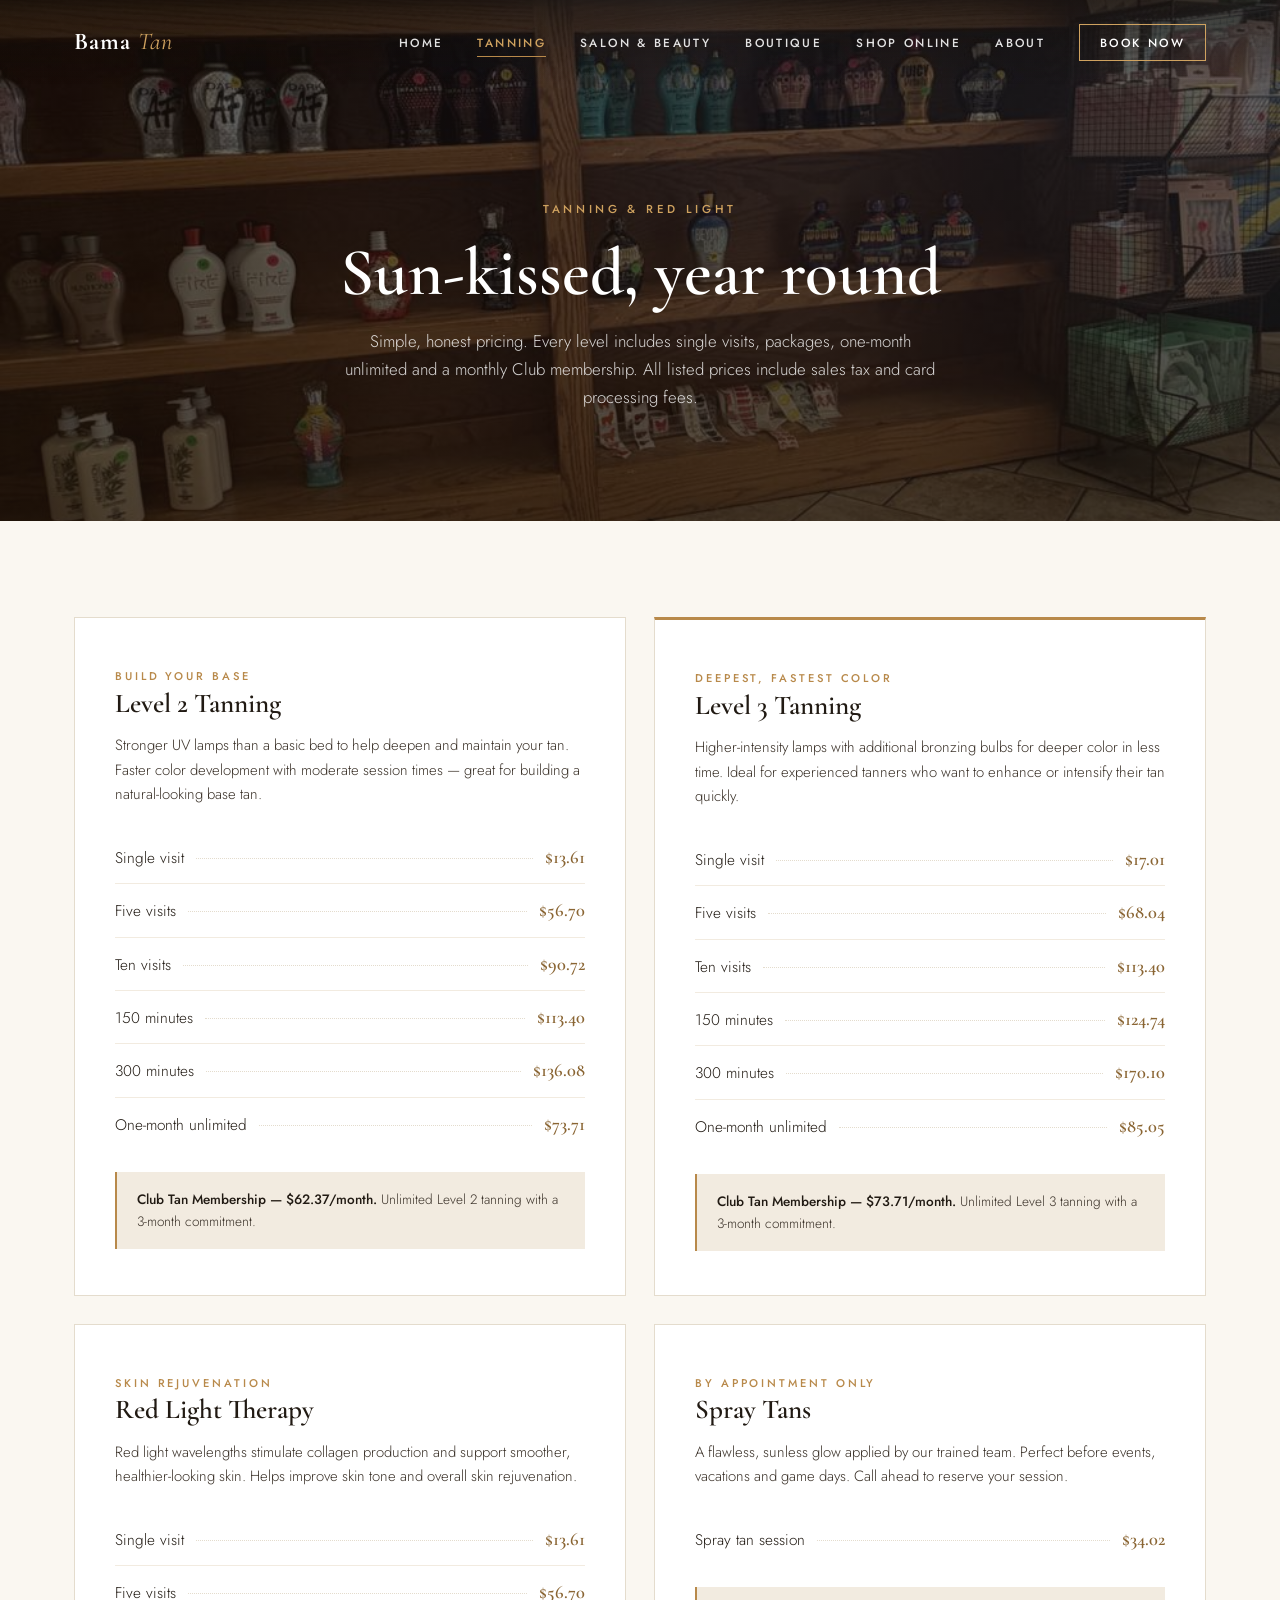
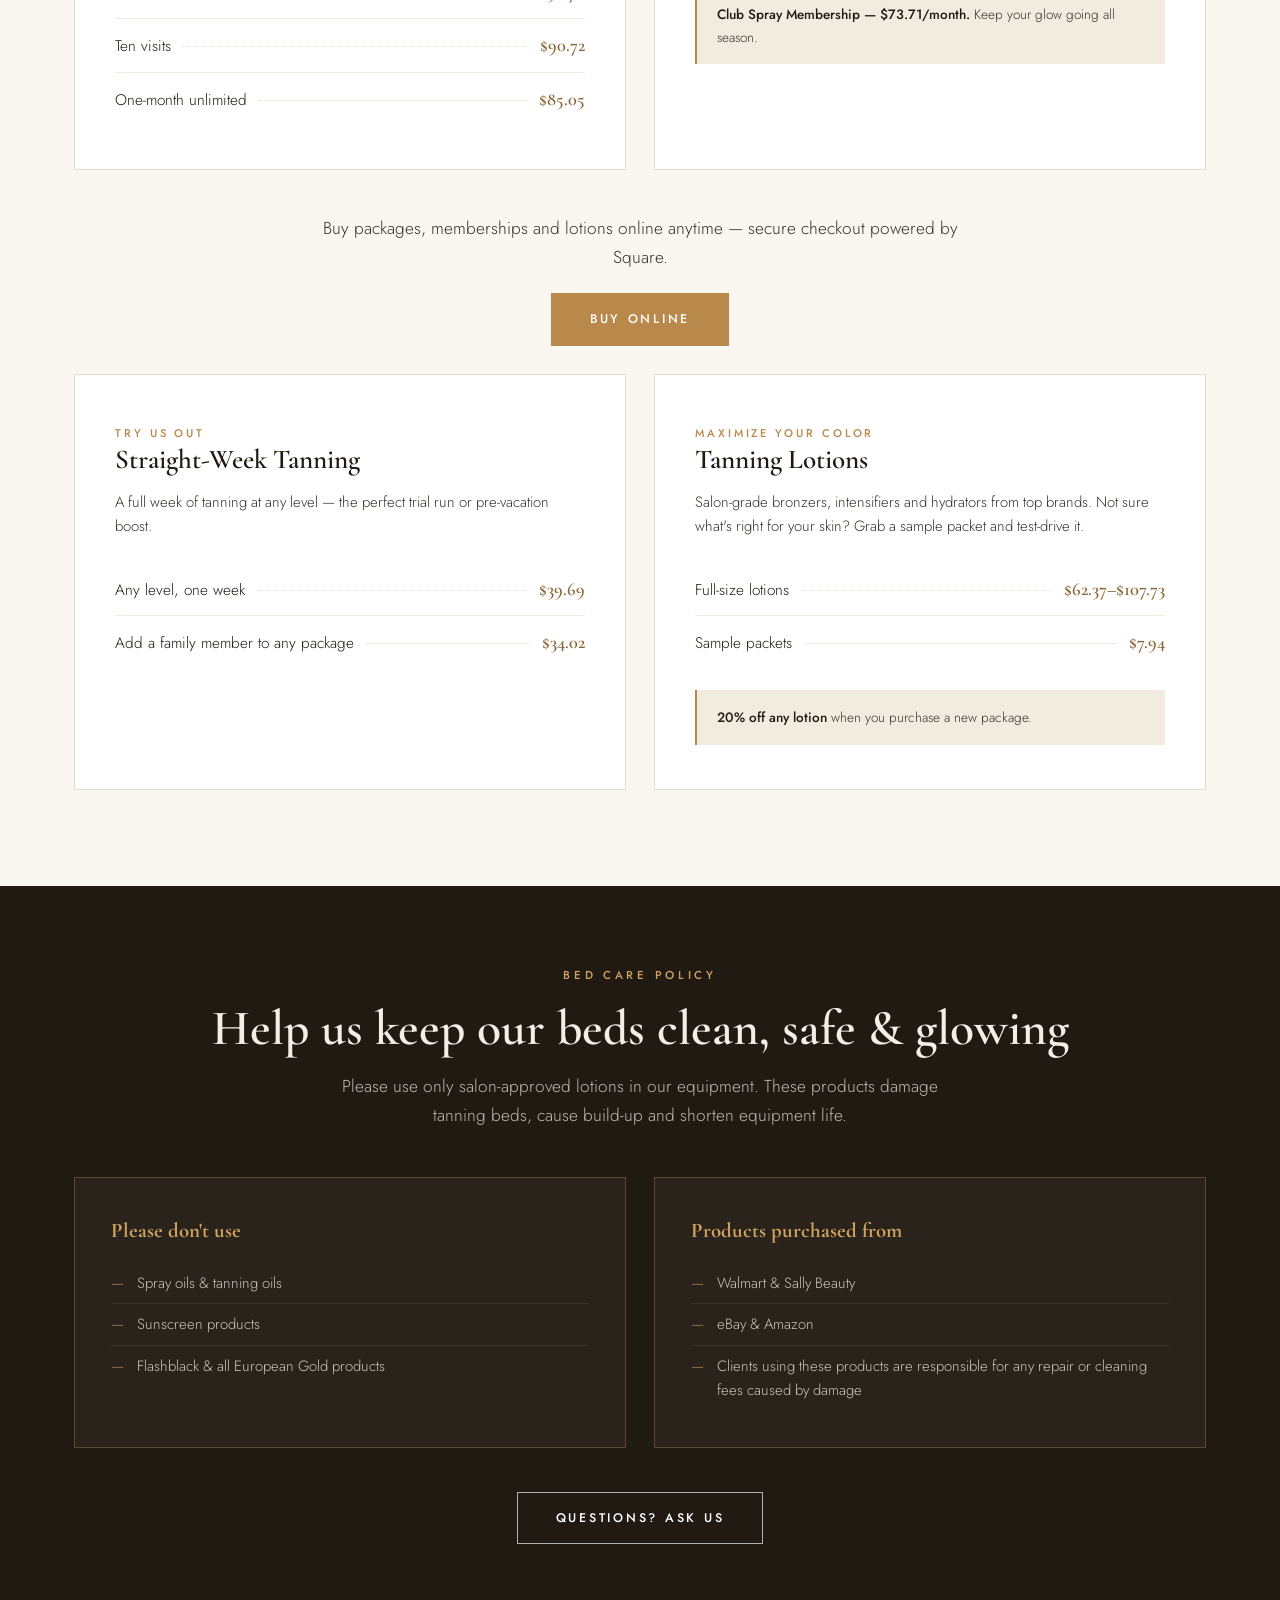
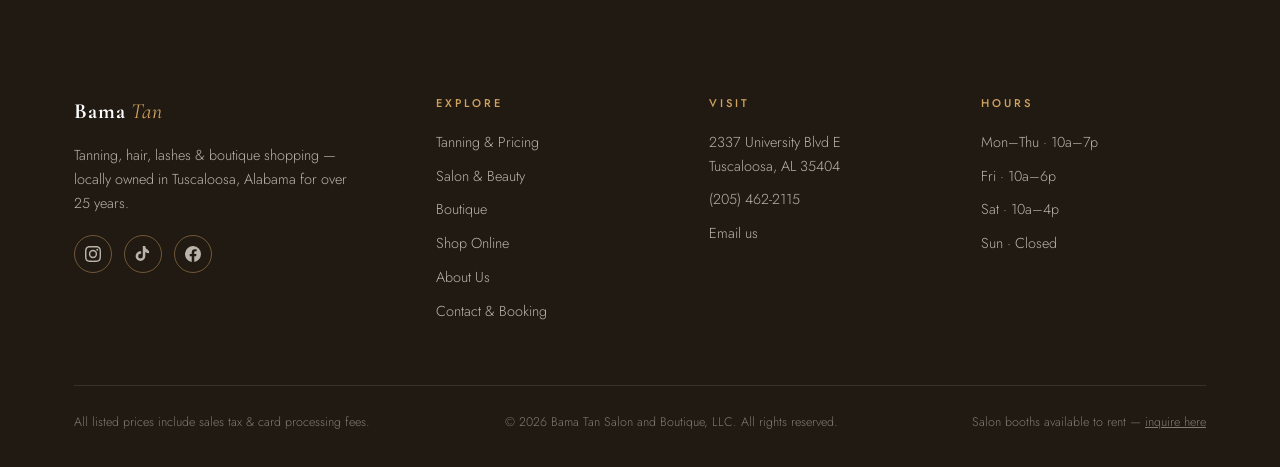
<file: tanning/index.html>
<!DOCTYPE html>
<html lang="en">
<head>
<meta charset="UTF-8">
<meta name="viewport" content="width=device-width, initial-scale=1.0">
<title>Tanning Prices & Memberships | Bama Tan Salon & Boutique, Tuscaloosa AL</title>
<meta name="description" content="Level 2 & Level 3 tanning, red light therapy and spray tan pricing at Bama Tan in Tuscaloosa, AL. Single visits from $13.61, monthly Club Tan memberships from $62.37.">
<meta name="robots" content="index, follow">
<meta name="author" content="Bama Tan Salon and Boutique, LLC">
<meta name="theme-color" content="#211a13">
<link rel="canonical" href="https://www.bamatansalonandboutique.com/tanning/">
<meta name="geo.region" content="US-AL">
<meta name="geo.placename" content="Tuscaloosa, Alabama">
<meta name="geo.position" content="33.2036;-87.5008">
<meta name="ICBM" content="33.2036, -87.5008">
<meta property="og:type" content="website">
<meta property="og:site_name" content="Bama Tan Salon &amp; Boutique">
<meta property="og:title" content="Tanning Prices & Memberships | Bama Tan Salon & Boutique, Tuscaloosa AL">
<meta property="og:description" content="Level 2 & Level 3 tanning, red light therapy and spray tan pricing at Bama Tan in Tuscaloosa, AL. Single visits from $13.61, monthly Club Tan memberships from $62.37.">
<meta property="og:url" content="https://www.bamatansalonandboutique.com/tanning/">
<meta property="og:image" content="https://www.bamatansalonandboutique.com/assets/img/og-image.jpg">
<meta property="og:image:width" content="1200">
<meta property="og:image:height" content="630">
<meta property="og:locale" content="en_US">
<meta name="twitter:card" content="summary_large_image">
<meta name="twitter:title" content="Tanning Prices & Memberships | Bama Tan Salon & Boutique, Tuscaloosa AL">
<meta name="twitter:description" content="Level 2 & Level 3 tanning, red light therapy and spray tan pricing at Bama Tan in Tuscaloosa, AL. Single visits from $13.61, monthly Club Tan memberships from $62.37.">
<meta name="twitter:image" content="https://www.bamatansalonandboutique.com/assets/img/og-image.jpg">
<link rel="icon" type="image/svg+xml" href="/favicon.svg">
<link rel="apple-touch-icon" href="/apple-touch-icon.png">
<link rel="manifest" href="/site.webmanifest">
<link rel="preload" as="image" href="/assets/img/IMG_2918.jpg">
<link rel="preconnect" href="https://fonts.googleapis.com">
<link rel="preconnect" href="https://fonts.gstatic.com" crossorigin>
<link href="https://fonts.googleapis.com/css2?family=Cormorant+Garamond:ital,wght@0,400;0,500;0,600;0,700;1,400&family=Jost:wght@300;400;500;600&display=swap" rel="stylesheet">
<link rel="stylesheet" href="/assets/css/style.css">
<script type="application/ld+json">
{
 "@context": "https://schema.org",
 "@type": "BeautySalon",
 "name": "Bama Tan Salon and Boutique",
 "alternateName": "Bama Tan",
 "description": "Locally owned salon and boutique in Tuscaloosa, Alabama offering Level 2 and Level 3 tanning, red light therapy, spray tans, hair services, lash extensions, waxing, and a curated fashion boutique.",
 "url": "https://www.bamatansalonandboutique.com/",
 "email": "bethprice@bamatansalonandboutique.com",
 "telephone": "+1-205-462-2115",
 "priceRange": "$$",
 "address": {
  "@type": "PostalAddress",
  "streetAddress": "2337 University Blvd E",
  "addressLocality": "Tuscaloosa",
  "addressRegion": "AL",
  "postalCode": "35404",
  "addressCountry": "US"
 },
 "geo": {
  "@type": "GeoCoordinates",
  "latitude": 33.2036,
  "longitude": -87.5008
 },
 "openingHoursSpecification": [
  {
   "@type": "OpeningHoursSpecification",
   "dayOfWeek": [
    "Monday",
    "Tuesday",
    "Wednesday",
    "Thursday"
   ],
   "opens": "10:00",
   "closes": "19:00"
  },
  {
   "@type": "OpeningHoursSpecification",
   "dayOfWeek": "Friday",
   "opens": "10:00",
   "closes": "18:00"
  },
  {
   "@type": "OpeningHoursSpecification",
   "dayOfWeek": "Saturday",
   "opens": "10:00",
   "closes": "16:00"
  }
 ],
 "sameAs": [
  "https://www.instagram.com/bama_tanttown/",
  "https://www.tiktok.com/@bama_tanttown",
  "https://www.facebook.com/p/Bama-Tan-Salon-Boutique-61575479722698/"
 ],
 "paymentAccepted": "Cash, Visa, Mastercard, American Express, Discover, Afterpay",
 "hasOfferCatalog": {
  "@type": "OfferCatalog",
  "name": "Salon Services",
  "itemListElement": [
   {
    "@type": "Offer",
    "itemOffered": {
     "@type": "Service",
     "name": "Level 2 Tanning"
    },
    "price": "13.61",
    "priceCurrency": "USD"
   },
   {
    "@type": "Offer",
    "itemOffered": {
     "@type": "Service",
     "name": "Level 3 Tanning"
    },
    "price": "17.01",
    "priceCurrency": "USD"
   },
   {
    "@type": "Offer",
    "itemOffered": {
     "@type": "Service",
     "name": "Red Light Therapy"
    },
    "price": "13.61",
    "priceCurrency": "USD"
   },
   {
    "@type": "Offer",
    "itemOffered": {
     "@type": "Service",
     "name": "Spray Tan"
    },
    "price": "34.02",
    "priceCurrency": "USD"
   },
   {
    "@type": "Offer",
    "itemOffered": {
     "@type": "Service",
     "name": "Classic Lash Extensions"
    },
    "price": "124.74",
    "priceCurrency": "USD"
   },
   {
    "@type": "Offer",
    "itemOffered": {
     "@type": "Service",
     "name": "Hair Services"
    }
   }
  ]
 }
}
</script>
<script type="application/ld+json">{"@context": "https://schema.org", "@type": "BreadcrumbList", "itemListElement": [{"@type": "ListItem", "position": 1, "name": "Home", "item": "https://www.bamatansalonandboutique.com/"}, {"@type": "ListItem", "position": 2, "name": "Tanning", "item": "https://www.bamatansalonandboutique.com/tanning/"}]}</script>
</head>
<body>

<nav id="nav">
  <div class="wrap nav-inner">
    <a href="/" class="logo">Bama <em>Tan</em></a>
    <button class="burger" id="burger" aria-label="Menu"><span></span><span></span><span></span></button>
    <ul class="nav-links" id="navLinks">
      <li><a href="/">Home</a></li>
      <li><a href="/tanning/" class="active">Tanning</a></li>
      <li><a href="/salon/">Salon &amp; Beauty</a></li>
      <li><a href="/boutique/">Boutique</a></li>
      <li><a href="/shop/">Shop Online</a></li>
      <li><a href="/about/">About</a></li>
      <li><a href="/contact/" class="nav-cta">Book Now</a></li>
    </ul>
  </div>
</nav>

<main>

  <header class="page-hero">
    <div class="bg" style="background-image:url('/assets/img/IMG_2918.jpg')"></div>
    <div class="wrap">
      <span class="eyebrow">Tanning &amp; Red Light</span>
      <h1 class="h-xl">Sun-kissed, year round</h1>
      <p>Simple, honest pricing. Every level includes single visits, packages, one-month unlimited and a monthly Club membership. All listed prices include sales tax and card processing fees.</p>
    </div>
  </header>

  <section>
    <div class="wrap">
      <div class="grid-2">
        <div class="price-block reveal">
          <span class="tag">Build Your Base</span>
          <h3>Level 2 Tanning</h3>
          <p class="desc">Stronger UV lamps than a basic bed to help deepen and maintain your tan. Faster color development with moderate session times — great for building a natural-looking base tan.</p>
          <ul class="price-list">
            <li>Single visit<span class="dots"></span><span class="amt">$13.61</span></li>
            <li>Five visits<span class="dots"></span><span class="amt">$56.70</span></li>
            <li>Ten visits<span class="dots"></span><span class="amt">$90.72</span></li>
            <li>150 minutes<span class="dots"></span><span class="amt">$113.40</span></li>
            <li>300 minutes<span class="dots"></span><span class="amt">$136.08</span></li>
            <li>One-month unlimited<span class="dots"></span><span class="amt">$73.71</span></li>
          </ul>
          <div class="member-note"><b>Club Tan Membership — $62.37/month.</b> Unlimited Level 2 tanning with a 3-month commitment.</div>
        </div>
        <div class="price-block featured reveal">
          <span class="tag">Deepest, Fastest Color</span>
          <h3>Level 3 Tanning</h3>
          <p class="desc">Higher-intensity lamps with additional bronzing bulbs for deeper color in less time. Ideal for experienced tanners who want to enhance or intensify their tan quickly.</p>
          <ul class="price-list">
            <li>Single visit<span class="dots"></span><span class="amt">$17.01</span></li>
            <li>Five visits<span class="dots"></span><span class="amt">$68.04</span></li>
            <li>Ten visits<span class="dots"></span><span class="amt">$113.40</span></li>
            <li>150 minutes<span class="dots"></span><span class="amt">$124.74</span></li>
            <li>300 minutes<span class="dots"></span><span class="amt">$170.10</span></li>
            <li>One-month unlimited<span class="dots"></span><span class="amt">$85.05</span></li>
          </ul>
          <div class="member-note"><b>Club Tan Membership — $73.71/month.</b> Unlimited Level 3 tanning with a 3-month commitment.</div>
        </div>
        <div class="price-block reveal">
          <span class="tag">Skin Rejuvenation</span>
          <h3>Red Light Therapy</h3>
          <p class="desc">Red light wavelengths stimulate collagen production and support smoother, healthier-looking skin. Helps improve skin tone and overall skin rejuvenation.</p>
          <ul class="price-list">
            <li>Single visit<span class="dots"></span><span class="amt">$13.61</span></li>
            <li>Five visits<span class="dots"></span><span class="amt">$56.70</span></li>
            <li>Ten visits<span class="dots"></span><span class="amt">$90.72</span></li>
            <li>One-month unlimited<span class="dots"></span><span class="amt">$85.05</span></li>
          </ul>
        </div>
        <div class="price-block reveal">
          <span class="tag">By Appointment Only</span>
          <h3>Spray Tans</h3>
          <p class="desc">A flawless, sunless glow applied by our trained team. Perfect before events, vacations and game days. Call ahead to reserve your session.</p>
          <ul class="price-list">
            <li>Spray tan session<span class="dots"></span><span class="amt">$34.02</span></li>
          </ul>
          <div class="member-note"><b>Club Spray Membership — $73.71/month.</b> Keep your glow going all season.</div>
        </div>
      </div>

      <div class="center reveal" style="margin-top:44px">
        <p class="lead" style="margin:0 auto 22px">Buy packages, memberships and lotions online anytime — secure checkout powered by Square.</p>
        <a href="/shop/" class="btn solid">Buy Online</a>
      </div>

      <div class="grid-2" style="margin-top:28px">
        <div class="price-block reveal">
          <span class="tag">Try Us Out</span>
          <h3>Straight-Week Tanning</h3>
          <p class="desc">A full week of tanning at any level — the perfect trial run or pre-vacation boost.</p>
          <ul class="price-list">
            <li>Any level, one week<span class="dots"></span><span class="amt">$39.69</span></li>
            <li>Add a family member to any package<span class="dots"></span><span class="amt">$34.02</span></li>
          </ul>
        </div>
        <div class="price-block reveal">
          <span class="tag">Maximize Your Color</span>
          <h3>Tanning Lotions</h3>
          <p class="desc">Salon-grade bronzers, intensifiers and hydrators from top brands. Not sure what's right for your skin? Grab a sample packet and test-drive it.</p>
          <ul class="price-list">
            <li>Full-size lotions<span class="dots"></span><span class="amt">$62.37&ndash;$107.73</span></li>
            <li>Sample packets<span class="dots"></span><span class="amt">$7.94</span></li>
          </ul>
          <div class="member-note"><b>20% off any lotion</b> when you purchase a new package.</div>
        </div>
      </div>
    </div>
  </section>

  <section class="dark" style="padding:80px 0">
    <div class="wrap">
      <div class="center reveal" style="margin-bottom:48px">
        <span class="eyebrow">Bed Care Policy</span>
        <h2 class="h-lg">Help us keep our beds clean, safe &amp; glowing</h2>
        <p class="lead" style="margin:16px auto 0">Please use only salon-approved lotions in our equipment. These products damage tanning beds, cause build-up and shorten equipment life.</p>
      </div>
      <div class="policy reveal">
        <div class="col" style="background:rgba(255,255,255,.04);border-color:rgba(207,162,95,.3)">
          <h4 style="color:var(--gold-2)">Please don't use</h4>
          <ul>
            <li style="color:rgba(244,239,230,.8);border-color:rgba(255,255,255,.08)">Spray oils &amp; tanning oils</li>
            <li style="color:rgba(244,239,230,.8);border-color:rgba(255,255,255,.08)">Sunscreen products</li>
            <li style="color:rgba(244,239,230,.8);border-color:rgba(255,255,255,.08)">Flashblack &amp; all European Gold products</li>
          </ul>
        </div>
        <div class="col" style="background:rgba(255,255,255,.04);border-color:rgba(207,162,95,.3)">
          <h4 style="color:var(--gold-2)">Products purchased from</h4>
          <ul>
            <li style="color:rgba(244,239,230,.8);border-color:rgba(255,255,255,.08)">Walmart &amp; Sally Beauty</li>
            <li style="color:rgba(244,239,230,.8);border-color:rgba(255,255,255,.08)">eBay &amp; Amazon</li>
            <li style="color:rgba(244,239,230,.8);border-color:rgba(255,255,255,.08)">Clients using these products are responsible for any repair or cleaning fees caused by damage</li>
          </ul>
        </div>
      </div>
      <div class="center" style="margin-top:44px"><a href="/contact/" class="btn ghost-light">Questions? Ask Us</a></div>
    </div>
  </section>

</main>

<footer>
  <div class="wrap">
    <div class="foot-grid">
      <div>
        <a href="/" class="logo">Bama <em>Tan</em></a>
        <p style="max-width:280px">Tanning, hair, lashes &amp; boutique shopping — locally owned in Tuscaloosa, Alabama for over 25 years.</p>
        <div class="socials">
          <a href="https://www.instagram.com/bama_tanttown/" target="_blank" rel="noopener" aria-label="Instagram"><svg viewBox="0 0 24 24"><path d="M12 2.2c3.2 0 3.6 0 4.9.1 1.2.1 1.8.2 2.2.4.6.2 1 .5 1.4.9.4.4.7.8.9 1.4.2.4.4 1 .4 2.2.1 1.3.1 1.7.1 4.9s0 3.6-.1 4.9c-.1 1.2-.2 1.8-.4 2.2-.2.6-.5 1-.9 1.4-.4.4-.8.7-1.4.9-.4.2-1 .4-2.2.4-1.3.1-1.7.1-4.9.1s-3.6 0-4.9-.1c-1.2-.1-1.8-.2-2.2-.4-.6-.2-1-.5-1.4-.9-.4-.4-.7-.8-.9-1.4-.2-.4-.4-1-.4-2.2C2.2 15.6 2.2 15.2 2.2 12s0-3.6.1-4.9c.1-1.2.2-1.8.4-2.2.2-.6.5-1 .9-1.4.4-.4.8-.7 1.4-.9.4-.2 1-.4 2.2-.4C8.4 2.2 8.8 2.2 12 2.2m0-2.2C8.7 0 8.3 0 7 .1 5.7.1 4.9.3 4.1.6c-.8.3-1.5.7-2.1 1.4C1.3 2.6.9 3.3.6 4.1.3 4.9.1 5.7.1 7 0 8.3 0 8.7 0 12s0 3.7.1 5c0 1.3.2 2.1.5 2.9.3.8.7 1.5 1.4 2.1.6.7 1.3 1.1 2.1 1.4.8.3 1.6.5 2.9.5 1.3.1 1.7.1 5 .1s3.7 0 5-.1c1.3 0 2.1-.2 2.9-.5.8-.3 1.5-.7 2.1-1.4.7-.6 1.1-1.3 1.4-2.1.3-.8.5-1.6.5-2.9.1-1.3.1-1.7.1-5s0-3.7-.1-5c0-1.3-.2-2.1-.5-2.9-.3-.8-.7-1.5-1.4-2.1C21.4 1.3 20.7.9 19.9.6 19.1.3 18.3.1 17 .1 15.7 0 15.3 0 12 0zm0 5.8a6.2 6.2 0 1 0 0 12.4 6.2 6.2 0 0 0 0-12.4zM12 16a4 4 0 1 1 0-8 4 4 0 0 1 0 8zm7.8-10.4a1.4 1.4 0 1 1-2.8 0 1.4 1.4 0 0 1 2.8 0z"/></svg></a>
          <a href="https://www.tiktok.com/@bama_tanttown" target="_blank" rel="noopener" aria-label="TikTok"><svg viewBox="0 0 24 24"><path d="M19.6 5.8a5.9 5.9 0 0 1-3.5-2.9 5.8 5.8 0 0 1-.6-2.9h-3.8v15.3a3.5 3.5 0 0 1-3.5 3.4 3.5 3.5 0 0 1-3.4-3.5 3.5 3.5 0 0 1 3.4-3.5c.4 0 .7 0 1 .2V8a7.3 7.3 0 0 0-1-.1 7.3 7.3 0 0 0-7.3 7.3A7.3 7.3 0 0 0 8.2 22.5a7.3 7.3 0 0 0 7.3-7.3V9.1a9.6 9.6 0 0 0 5.6 1.8V7.1c-.5 0-1-.1-1.5-.3z"/></svg></a>
          <a href="https://www.facebook.com/p/Bama-Tan-Salon-Boutique-61575479722698/" target="_blank" rel="noopener" aria-label="Facebook"><svg viewBox="0 0 24 24"><path d="M24 12a12 12 0 1 0-13.9 11.9v-8.4h-3V12h3V9.4c0-3 1.8-4.7 4.6-4.7 1.3 0 2.7.2 2.7.2v3h-1.5c-1.5 0-2 .9-2 1.9V12h3.3l-.5 3.5h-2.8v8.4A12 12 0 0 0 24 12z"/></svg></a>
        </div>
      </div>
      <div>
        <h4>Explore</h4>
        <ul>
          <li><a href="/tanning/">Tanning &amp; Pricing</a></li>
          <li><a href="/salon/">Salon &amp; Beauty</a></li>
          <li><a href="/boutique/">Boutique</a></li>
          <li><a href="/shop/">Shop Online</a></li>
          <li><a href="/about/">About Us</a></li>
          <li><a href="/contact/">Contact &amp; Booking</a></li>
        </ul>
      </div>
      <div>
        <h4>Visit</h4>
        <ul>
          <li>2337 University Blvd E<br>Tuscaloosa, AL 35404</li>
          <li><a href="tel:+12054622115">(205) 462-2115</a></li>
          <li><a href="mailto:bethprice@bamatansalonandboutique.com">Email us</a></li>
        </ul>
      </div>
      <div>
        <h4>Hours</h4>
        <ul>
          <li>Mon&ndash;Thu &middot; 10a&ndash;7p</li>
          <li>Fri &middot; 10a&ndash;6p</li>
          <li>Sat &middot; 10a&ndash;4p</li>
          <li>Sun &middot; Closed</li>
        </ul>
      </div>
    </div>
    <div class="foot-bottom">
      <span>All listed prices include sales tax &amp; card processing fees.</span>
      <span>&copy; 2026 Bama Tan Salon and Boutique, LLC. All rights reserved.</span>
      <span>Salon booths available to rent &mdash; <a href="/contact/?i=booth" style="text-decoration:underline">inquire here</a></span>
    </div>
  </div>
</footer>

<script src="/assets/js/main.js" defer></script>
</body>
</html>
</file>
<file: assets/css/style.css>
:root{
  --ink:#211a13;
  --ink-2:#3a3128;
  --cream:#faf7f1;
  --sand:#f2ebe0;
  --line:#e4dccd;
  --gold:#b8894a;
  --gold-2:#cfa25f;
  --bronze:#8a6533;
  --white:#ffffff;
  --serif:'Cormorant Garamond',Georgia,serif;
  --sans:'Jost',system-ui,sans-serif;
}
*{margin:0;padding:0;box-sizing:border-box}
html{scroll-behavior:smooth}
body{font-family:var(--sans);color:var(--ink);background:var(--cream);line-height:1.65;font-weight:300;-webkit-font-smoothing:antialiased}
img{max-width:100%;display:block}
a{color:inherit;text-decoration:none}
.wrap{max-width:1180px;margin:0 auto;padding:0 24px}
h1,h2,h3,.serif{font-family:var(--serif);font-weight:600;line-height:1.12}
.eyebrow{font-family:var(--sans);text-transform:uppercase;letter-spacing:.32em;font-size:.72rem;font-weight:500;color:var(--gold);margin-bottom:16px;display:block}
.h-xl{font-size:clamp(2.4rem,5.4vw,4.2rem)}
.h-lg{font-size:clamp(2rem,4vw,3.1rem)}
.h-md{font-size:clamp(1.5rem,2.6vw,2rem)}
.lead{font-size:1.08rem;color:var(--ink-2);max-width:640px}
section{padding:96px 0}
.center{text-align:center}
.center .lead{margin:0 auto}
/* ---------- buttons ---------- */
.btn{display:inline-block;padding:15px 38px;font-family:var(--sans);font-size:.78rem;font-weight:500;letter-spacing:.22em;text-transform:uppercase;border:1px solid var(--gold);transition:all .35s ease;cursor:pointer;background:transparent;color:var(--ink)}
.btn:hover{background:var(--gold);color:#fff}
.btn.solid{background:var(--gold);color:#fff}
.btn.solid:hover{background:var(--bronze);border-color:var(--bronze)}
.btn.ghost-light{border-color:rgba(255,255,255,.65);color:#fff}
.btn.ghost-light:hover{background:#fff;color:var(--ink);border-color:#fff}
/* ---------- nav ---------- */
nav{position:fixed;top:0;left:0;right:0;z-index:100;transition:all .4s ease;padding:22px 0;background:linear-gradient(rgba(20,15,10,.55),rgba(20,15,10,0))}
nav.scrolled{background:rgba(250,247,241,.92);backdrop-filter:blur(14px);-webkit-backdrop-filter:blur(14px);padding:12px 0;box-shadow:0 1px 0 var(--line)}
/* backdrop-filter creates a containing block that clips the fixed mobile menu — drop it while the menu is open */
body.menu-open nav,body.menu-open nav.scrolled{backdrop-filter:none;-webkit-backdrop-filter:none;background:var(--cream)}
body.menu-open{overflow:hidden}
.nav-inner{display:flex;align-items:center;justify-content:space-between}
.logo{font-family:var(--serif);font-size:1.5rem;font-weight:700;letter-spacing:.04em;color:#fff;transition:color .4s}
.logo em{font-style:italic;font-weight:400;color:var(--gold-2)}
nav.scrolled .logo{color:var(--ink)}
.nav-links{display:flex;gap:34px;list-style:none;align-items:center}
.nav-links a{font-size:.74rem;font-weight:500;letter-spacing:.2em;text-transform:uppercase;color:rgba(255,255,255,.88);transition:color .3s;position:relative;padding:4px 0}
.nav-links a:after{content:'';position:absolute;left:0;bottom:-2px;width:0;height:1px;background:var(--gold);transition:width .3s}
.nav-links a:hover:after,.nav-links a.active:after{width:100%}
nav.scrolled .nav-links a{color:var(--ink-2)}
.nav-links a.active{color:var(--gold-2)}
nav.scrolled .nav-links a.active{color:var(--gold)}
.nav-cta{border:1px solid var(--gold-2);padding:9px 20px !important;color:#fff !important}
nav.scrolled .nav-cta{color:var(--gold) !important}
.nav-cta:after{display:none}
.nav-cta:hover{background:var(--gold);color:#fff !important}
.burger{display:none;background:none;border:none;cursor:pointer;z-index:110;width:30px;height:22px;position:relative}
.burger span{position:absolute;left:0;width:100%;height:2px;background:#fff;transition:all .3s}
nav.scrolled .burger span{background:var(--ink)}
.burger span:nth-child(1){top:0}.burger span:nth-child(2){top:10px}.burger span:nth-child(3){top:20px}
body.menu-open .burger span{background:var(--ink)}
body.menu-open .burger span:nth-child(1){top:10px;transform:rotate(45deg)}
body.menu-open .burger span:nth-child(2){opacity:0}
body.menu-open .burger span:nth-child(3){top:10px;transform:rotate(-45deg)}
/* ---------- hero ---------- */
.hero{position:relative;min-height:92vh;display:flex;align-items:center;justify-content:center;text-align:center;color:#fff;overflow:hidden}
.hero-bg{position:absolute;inset:0;background-size:cover;background-position:center 62%;transform:scale(1.05);animation:heroZoom 12s ease forwards}
@keyframes heroZoom{to{transform:scale(1)}}
.hero-bg:after{content:'';position:absolute;inset:0;background:linear-gradient(180deg,rgba(24,17,10,.5) 0%,rgba(24,17,10,.62) 55%,rgba(24,17,10,.8) 100%)}
.hero-content{position:relative;z-index:2;padding:120px 24px 60px;max-width:820px}
.hero .eyebrow{color:var(--gold-2)}
.hero h1{font-size:clamp(2.8rem,7vw,5.2rem);font-weight:600;margin-bottom:22px}
.hero h1 em{font-style:italic;font-weight:400;color:var(--gold-2)}
.hero p{font-size:1.1rem;font-weight:300;color:rgba(255,255,255,.85);max-width:560px;margin:0 auto 38px}
.hero-btns{display:flex;gap:16px;justify-content:center;flex-wrap:wrap}
.hero-scroll{position:absolute;bottom:32px;left:50%;transform:translateX(-50%);z-index:2;color:rgba(255,255,255,.6);font-size:.68rem;letter-spacing:.3em;text-transform:uppercase;animation:bob 2.4s ease-in-out infinite}
@keyframes bob{0%,100%{transform:translate(-50%,0)}50%{transform:translate(-50%,8px)}}
/* ---------- page heroes ---------- */
.page-hero{position:relative;padding:200px 0 110px;color:#fff;text-align:center;overflow:hidden}
.page-hero .bg{position:absolute;inset:0;background-size:cover;background-position:center}
.page-hero .bg:after{content:'';position:absolute;inset:0;background:linear-gradient(180deg,rgba(24,17,10,.62),rgba(24,17,10,.75))}
.page-hero .wrap{position:relative;z-index:2}
.page-hero .eyebrow{color:var(--gold-2)}
.page-hero p{color:rgba(255,255,255,.82);max-width:600px;margin:18px auto 0;font-size:1.05rem}
/* ---------- ticker strip ---------- */
.strip{background:var(--ink);color:rgba(255,255,255,.9);padding:16px 0;font-size:.75rem;letter-spacing:.24em;text-transform:uppercase;text-align:center}
.strip b{color:var(--gold-2);font-weight:500}
.strip .sep{margin:0 18px;color:var(--gold);opacity:.7}
/* ---------- cards ---------- */
.grid-3{display:grid;grid-template-columns:repeat(3,1fr);gap:28px}
.grid-2{display:grid;grid-template-columns:repeat(2,1fr);gap:28px}
.svc-card{background:var(--white);border:1px solid var(--line);transition:transform .4s ease,box-shadow .4s ease;display:flex;flex-direction:column}
.svc-card:hover{transform:translateY(-6px);box-shadow:0 24px 48px -18px rgba(60,44,22,.22)}
.svc-card .img{aspect-ratio:4/3;overflow:hidden}
.svc-card .img img{width:100%;height:100%;object-fit:cover;transition:transform .6s ease}
.svc-card:hover .img img{transform:scale(1.06)}
.svc-card .body{padding:30px 28px 34px;flex:1;display:flex;flex-direction:column}
.svc-card h3{font-size:1.45rem;margin-bottom:10px}
.svc-card p{font-size:.95rem;color:var(--ink-2);flex:1}
.svc-card .from{margin-top:18px;font-size:.72rem;letter-spacing:.24em;text-transform:uppercase;color:var(--gold);font-weight:500}
/* ---------- pricing ---------- */
.price-block{background:var(--white);border:1px solid var(--line);padding:44px 40px;position:relative}
.price-block.featured{border-top:3px solid var(--gold)}
.price-block h3{font-size:1.7rem;margin-bottom:6px}
.price-block .tag{font-size:.7rem;letter-spacing:.26em;text-transform:uppercase;color:var(--gold);font-weight:500}
.price-block .desc{font-size:.93rem;color:var(--ink-2);margin:14px 0 24px}
.price-list{list-style:none}
.price-list li{display:flex;align-items:baseline;justify-content:space-between;gap:12px;padding:11px 0;border-bottom:1px solid var(--sand);font-size:.96rem}
.price-list li:last-child{border-bottom:none}
.price-list .dots{flex:1;border-bottom:1px dotted var(--line);transform:translateY(-4px)}
.price-list .amt{font-family:var(--serif);font-size:1.15rem;font-weight:600;color:var(--bronze);white-space:nowrap}
.price-list .sub{display:block;font-size:.78rem;color:#8d8272;letter-spacing:.02em}
.member-note{margin-top:22px;padding:16px 20px;background:var(--sand);font-size:.85rem;color:var(--ink-2);border-left:2px solid var(--gold)}
.member-note b{font-weight:500;color:var(--ink)}
/* ---------- alt sections ---------- */
.dark{background:var(--ink);color:#f4efe6}
.dark .eyebrow{color:var(--gold-2)}
.dark .lead{color:rgba(244,239,230,.75)}
.split{display:grid;grid-template-columns:1fr 1fr;gap:72px;align-items:center}
.split .img-frame{position:relative}
.img-frame img{width:100%;height:100%;object-fit:cover;aspect-ratio:4/5}
.img-frame:before{content:'';position:absolute;inset:-16px 16px 16px -16px;border:1px solid var(--gold);z-index:0;pointer-events:none}
.img-frame.flip:before{inset:-16px -16px 16px 16px}
.img-frame img{position:relative;z-index:1}
/* ---------- gallery ---------- */
.mosaic{display:grid;grid-template-columns:repeat(4,1fr);grid-auto-rows:230px;gap:14px}
.mosaic .tile{overflow:hidden;position:relative}
.mosaic .tile img{width:100%;height:100%;object-fit:cover;transition:transform .6s ease}
.mosaic .tile:hover img{transform:scale(1.07)}
.mosaic .w2{grid-column:span 2}
.mosaic .t2{grid-row:span 2}
/* ---------- policy ---------- */
.policy{display:grid;grid-template-columns:1fr 1fr;gap:28px}
.policy .col{background:var(--white);border:1px solid var(--line);padding:36px}
.policy h4{font-family:var(--serif);font-size:1.3rem;margin-bottom:14px}
.policy ul{list-style:none}
.policy li{padding:8px 0 8px 26px;position:relative;font-size:.93rem;color:var(--ink-2);border-bottom:1px solid var(--sand)}
.policy li:last-child{border:none}
.policy li:before{content:'—';position:absolute;left:0;color:var(--gold)}
/* ---------- hiring ---------- */
.hiring{background:linear-gradient(135deg,var(--ink) 0%,#33271a 100%);color:#fff;text-align:center;position:relative;overflow:hidden}
.hiring:before{content:'';position:absolute;top:-80px;right:-80px;width:340px;height:340px;border:1px solid rgba(207,162,95,.25);border-radius:50%}
.hiring:after{content:'';position:absolute;bottom:-120px;left:-60px;width:420px;height:420px;border:1px solid rgba(207,162,95,.18);border-radius:50%}
.hiring .wrap{position:relative;z-index:2}
.hiring h2 em{font-style:italic;color:var(--gold-2);font-weight:400}
.roles{display:flex;gap:22px;justify-content:center;margin:40px 0;flex-wrap:wrap}
.role{border:1px solid rgba(207,162,95,.4);padding:26px 40px;min-width:250px;background:rgba(255,255,255,.03)}
.role h3{font-size:1.4rem;color:var(--gold-2);margin-bottom:6px}
.role p{font-size:.86rem;color:rgba(255,255,255,.72)}
/* ---------- contact ---------- */
.contact-grid{display:grid;grid-template-columns:1fr 1.15fr;gap:64px;align-items:start}
.info-item{display:flex;gap:18px;padding:20px 0;border-bottom:1px solid var(--line)}
.info-item:last-of-type{border:none}
.info-item .ico{width:42px;height:42px;flex:none;border:1px solid var(--gold);border-radius:50%;display:flex;align-items:center;justify-content:center;color:var(--gold)}
.info-item h4{font-family:var(--sans);font-size:.72rem;letter-spacing:.24em;text-transform:uppercase;font-weight:500;color:var(--gold);margin-bottom:4px}
.info-item p,.info-item a{font-size:.98rem;color:var(--ink-2)}
.info-item a:hover{color:var(--gold)}
.hours-table{width:100%;font-size:.95rem;border-collapse:collapse}
.hours-table td{padding:9px 0;border-bottom:1px solid var(--sand);color:var(--ink-2)}
.hours-table td:last-child{text-align:right;font-weight:400;color:var(--ink)}
form{background:var(--white);border:1px solid var(--line);padding:46px 42px}
form h3{font-size:1.7rem;margin-bottom:6px}
form .sub{font-size:.9rem;color:var(--ink-2);margin-bottom:28px}
.field{margin-bottom:20px}
.field label{display:block;font-size:.7rem;letter-spacing:.22em;text-transform:uppercase;font-weight:500;color:var(--ink-2);margin-bottom:8px}
.field input,.field select,.field textarea{width:100%;padding:13px 16px;border:1px solid var(--line);background:var(--cream);font-family:var(--sans);font-size:.95rem;font-weight:300;color:var(--ink);transition:border-color .3s;-webkit-appearance:none;border-radius:0}
.field input:focus,.field select:focus,.field textarea:focus{outline:none;border-color:var(--gold)}
.field textarea{min-height:130px;resize:vertical}
.field select{background-image:url("data:image/svg+xml;charset=UTF-8,%3Csvg xmlns='http://www.w3.org/2000/svg' width='10' height='6'%3E%3Cpath d='M0 0l5 6 5-6z' fill='%23b8894a'/%3E%3C/svg%3E");background-repeat:no-repeat;background-position:right 16px center}
.form-note{font-size:.8rem;color:#8d8272;margin-top:14px}
/* ---------- footer ---------- */
footer{background:var(--ink);color:rgba(244,239,230,.72);padding:70px 0 34px;font-size:.9rem}
.foot-grid{display:grid;grid-template-columns:1.4fr 1fr 1fr 1fr;gap:48px;margin-bottom:52px}
footer .logo{color:#fff;font-size:1.35rem;display:inline-block;margin-bottom:14px}
footer h4{font-family:var(--sans);font-size:.7rem;letter-spacing:.26em;text-transform:uppercase;color:var(--gold-2);font-weight:500;margin-bottom:18px}
footer ul{list-style:none}
footer li{margin-bottom:10px}
footer a:hover{color:var(--gold-2)}
.socials{display:flex;gap:12px;margin-top:20px}
.socials a{width:38px;height:38px;border:1px solid rgba(207,162,95,.45);border-radius:50%;display:flex;align-items:center;justify-content:center;transition:all .3s}
.socials a:hover{background:var(--gold);border-color:var(--gold);color:#fff}
.socials svg{width:16px;height:16px;fill:currentColor}
.foot-bottom{border-top:1px solid rgba(255,255,255,.1);padding-top:26px;display:flex;justify-content:space-between;gap:12px;flex-wrap:wrap;font-size:.78rem;color:rgba(244,239,230,.45)}
/* ---------- reveal ---------- */
.reveal{opacity:0;transform:translateY(26px);transition:opacity .8s ease,transform .8s ease}
.reveal.in{opacity:1;transform:none}
/* ---------- pages ---------- */

/* ---------- responsive ---------- */
@media(max-width:960px){
  .grid-3{grid-template-columns:1fr 1fr}
  .split,.contact-grid,.policy{grid-template-columns:1fr;gap:44px}
  .mosaic{grid-template-columns:repeat(2,1fr);grid-auto-rows:210px}
  .foot-grid{grid-template-columns:1fr 1fr}
  section{padding:76px 0}
}
@media(max-width:720px){
  .burger{display:block}
  .nav-links{position:fixed;inset:0;background:var(--cream);flex-direction:column;justify-content:center;gap:30px;transform:translateX(100%);transition:transform .4s ease}
  body.menu-open .nav-links{transform:none}
  .nav-links a{color:var(--ink) !important;font-size:.95rem}
  .nav-cta{color:var(--gold) !important}
  .grid-3,.grid-2{grid-template-columns:1fr}
  .hero{min-height:86vh}
  .page-hero{padding:150px 0 80px}
  .mosaic{grid-template-columns:1fr 1fr;grid-auto-rows:160px}
  form{padding:34px 24px}
  .foot-grid{grid-template-columns:1fr;gap:34px}
  .strip{font-size:.62rem;letter-spacing:.16em}
  .strip .sep{margin:0 8px}
}

/* ---------- shop ---------- */
.buy{font-size:.66rem;letter-spacing:.18em;text-transform:uppercase;font-weight:500;border:1px solid var(--gold);color:var(--gold);padding:6px 16px;margin-left:14px;white-space:nowrap;cursor:pointer;transition:all .3s;display:inline-block}
.buy:hover{background:var(--gold);color:#fff}
.shop-note{max-width:640px;margin:0 auto}
/* ---------- catalog ---------- */
.filter-bar{display:flex;gap:10px;flex-wrap:wrap;justify-content:center;margin:0 0 18px}
.filter-btn{font-family:var(--sans);font-size:.7rem;letter-spacing:.2em;text-transform:uppercase;font-weight:500;padding:10px 22px;border:1px solid var(--line);background:var(--white);color:var(--ink-2);cursor:pointer;transition:all .3s}
.filter-btn:hover{border-color:var(--gold);color:var(--gold)}
.filter-btn.on{background:var(--gold);border-color:var(--gold);color:#fff}
.search-wrap{max-width:420px;margin:0 auto 40px}
.search-wrap input{width:100%;padding:13px 18px;border:1px solid var(--line);background:var(--white);font-family:var(--sans);font-weight:300;font-size:.95rem;border-radius:0;-webkit-appearance:none}
.search-wrap input:focus{outline:none;border-color:var(--gold)}
.p-grid{display:grid;grid-template-columns:repeat(4,1fr);gap:22px}
.p-card{background:var(--white);border:1px solid var(--line);display:flex;flex-direction:column;transition:transform .3s,box-shadow .3s}
.p-card:hover{transform:translateY(-4px);box-shadow:0 18px 36px -16px rgba(60,44,22,.2)}
.p-img{aspect-ratio:1/1;overflow:hidden;background:var(--sand);position:relative}
.p-img img{width:100%;height:100%;object-fit:cover}
.p-img .ph{position:absolute;inset:0;display:flex;flex-direction:column;align-items:center;justify-content:center;gap:6px;color:var(--gold)}
.p-img .ph .mono{font-family:var(--serif);font-size:2.6rem;font-weight:600;opacity:.55}
.p-img .ph small{font-size:.6rem;letter-spacing:.24em;text-transform:uppercase;color:#b3a68e}
.p-body{padding:16px 16px 18px;display:flex;flex-direction:column;flex:1}
.p-body h3{font-size:1.02rem;line-height:1.3;margin-bottom:4px;font-weight:600}
.p-meta{font-size:.74rem;color:#8d8272;margin-bottom:10px}
.p-row{margin-top:auto;display:flex;align-items:center;justify-content:space-between;gap:8px}
.p-price{font-family:var(--serif);font-size:1.2rem;font-weight:700;color:var(--bronze)}
.p-card .buy{margin-left:0;padding:6px 13px}
.p-var{width:100%;margin-bottom:10px;padding:8px 10px;border:1px solid var(--line);background:var(--cream);font-family:var(--sans);font-weight:300;font-size:.82rem;border-radius:0;-webkit-appearance:none;background-image:url("data:image/svg+xml;charset=UTF-8,%3Csvg xmlns='http://www.w3.org/2000/svg' width='10' height='6'%3E%3Cpath d='M0 0l5 6 5-6z' fill='%23b8894a'/%3E%3C/svg%3E");background-repeat:no-repeat;background-position:right 10px center}
.p-var:focus{outline:none;border-color:var(--gold)}
.p-count{text-align:center;font-size:.78rem;letter-spacing:.18em;text-transform:uppercase;color:#8d8272;margin-bottom:26px}
button.buy{background:transparent;font-family:var(--sans)}
.tax-note{text-align:center;font-size:.8rem;color:#8d8272;margin:10px auto 0;max-width:520px}
/* ---------- cart ---------- */
#cartFab{position:fixed;right:22px;bottom:22px;z-index:120;width:58px;height:58px;border-radius:50%;background:var(--gold);color:#fff;border:none;cursor:pointer;box-shadow:0 10px 26px -8px rgba(60,44,22,.5);display:flex;align-items:center;justify-content:center;transition:transform .25s}
#cartFab:hover{transform:scale(1.07)}
#cartFab svg{width:24px;height:24px;fill:none;stroke:#fff;stroke-width:1.8}
#cartCount{position:absolute;top:-4px;right:-4px;min-width:22px;height:22px;border-radius:11px;background:var(--ink);color:#fff;font-size:.72rem;font-weight:500;display:flex;align-items:center;justify-content:center;padding:0 5px}
#cartOverlay{position:fixed;inset:0;background:rgba(30,20,15,.45);z-index:130;opacity:0;pointer-events:none;transition:opacity .3s}
#cartPanel{position:fixed;top:0;right:0;bottom:0;width:min(420px,100vw);background:var(--cream);z-index:131;transform:translateX(100%);transition:transform .35s ease;display:flex;flex-direction:column;box-shadow:-18px 0 44px -20px rgba(0,0,0,.35)}
body.cart-open #cartOverlay{opacity:1;pointer-events:auto}
body.cart-open #cartPanel{transform:none}
body.cart-open{overflow:hidden}
.cart-head{display:flex;align-items:center;justify-content:space-between;padding:20px 24px;border-bottom:1px solid var(--line)}
.cart-head h3{font-size:1.5rem}
#cartClose{background:none;border:none;font-size:1.5rem;cursor:pointer;color:var(--ink-2);line-height:1}
#cartItems{flex:1;overflow-y:auto;padding:10px 24px}
.cart-row{display:flex;gap:12px;align-items:center;padding:14px 0;border-bottom:1px solid var(--sand)}
.cart-row .ci-info{flex:1;min-width:0}
.cart-row h4{font-family:var(--sans);font-weight:400;font-size:.92rem;line-height:1.3}
.cart-row .ci-var{font-size:.76rem;color:#8d8272}
.cart-row .ci-price{font-family:var(--serif);font-weight:700;color:var(--bronze);white-space:nowrap}
.qty{display:flex;align-items:center;border:1px solid var(--line);background:var(--white)}
.qty button{width:26px;height:26px;border:none;background:none;cursor:pointer;font-size:1rem;color:var(--gold)}
.qty span{min-width:22px;text-align:center;font-size:.85rem}
.ci-remove{background:none;border:none;color:#b3a68e;cursor:pointer;font-size:1.05rem;padding:2px}
.cart-empty{text-align:center;color:#8d8272;padding:60px 0;font-size:.95rem}
.cart-foot{border-top:1px solid var(--line);padding:18px 24px 22px;background:var(--white)}
.ful-opts{display:flex;flex-direction:column;gap:8px;margin-bottom:14px}
.ful-opts label{display:flex;align-items:center;gap:10px;font-size:.9rem;border:1px solid var(--line);padding:10px 14px;cursor:pointer;background:var(--cream)}
.ful-opts input{accent-color:var(--gold)}
.ful-opts .ful-price{margin-left:auto;font-family:var(--serif);font-weight:700;color:var(--bronze)}
.cart-total{display:flex;justify-content:space-between;font-size:1.05rem;margin:8px 0 4px}
.cart-total b{font-family:var(--serif);font-size:1.35rem;color:var(--bronze)}
.cart-tax-note{font-size:.74rem;color:#8d8272;margin-bottom:14px}
#cartCheckout{width:100%;padding:15px;background:var(--gold);color:#fff;border:1px solid var(--gold);font-family:var(--sans);font-size:.78rem;letter-spacing:.22em;text-transform:uppercase;font-weight:500;cursor:pointer;transition:background .3s}
#cartCheckout:hover{background:var(--bronze)}
#cartCheckout[disabled]{opacity:.6;cursor:wait}
.paid-banner{background:#3d7a46;color:#fff;text-align:center;padding:14px 20px;font-size:.95rem}
@media(max-width:960px){.p-grid{grid-template-columns:repeat(3,1fr)}}
@media(max-width:720px){.p-grid{grid-template-columns:repeat(2,1fr);gap:12px}.p-body{padding:12px}.p-body h3{font-size:.9rem}#cartFab{right:14px;bottom:14px}}
</file>
